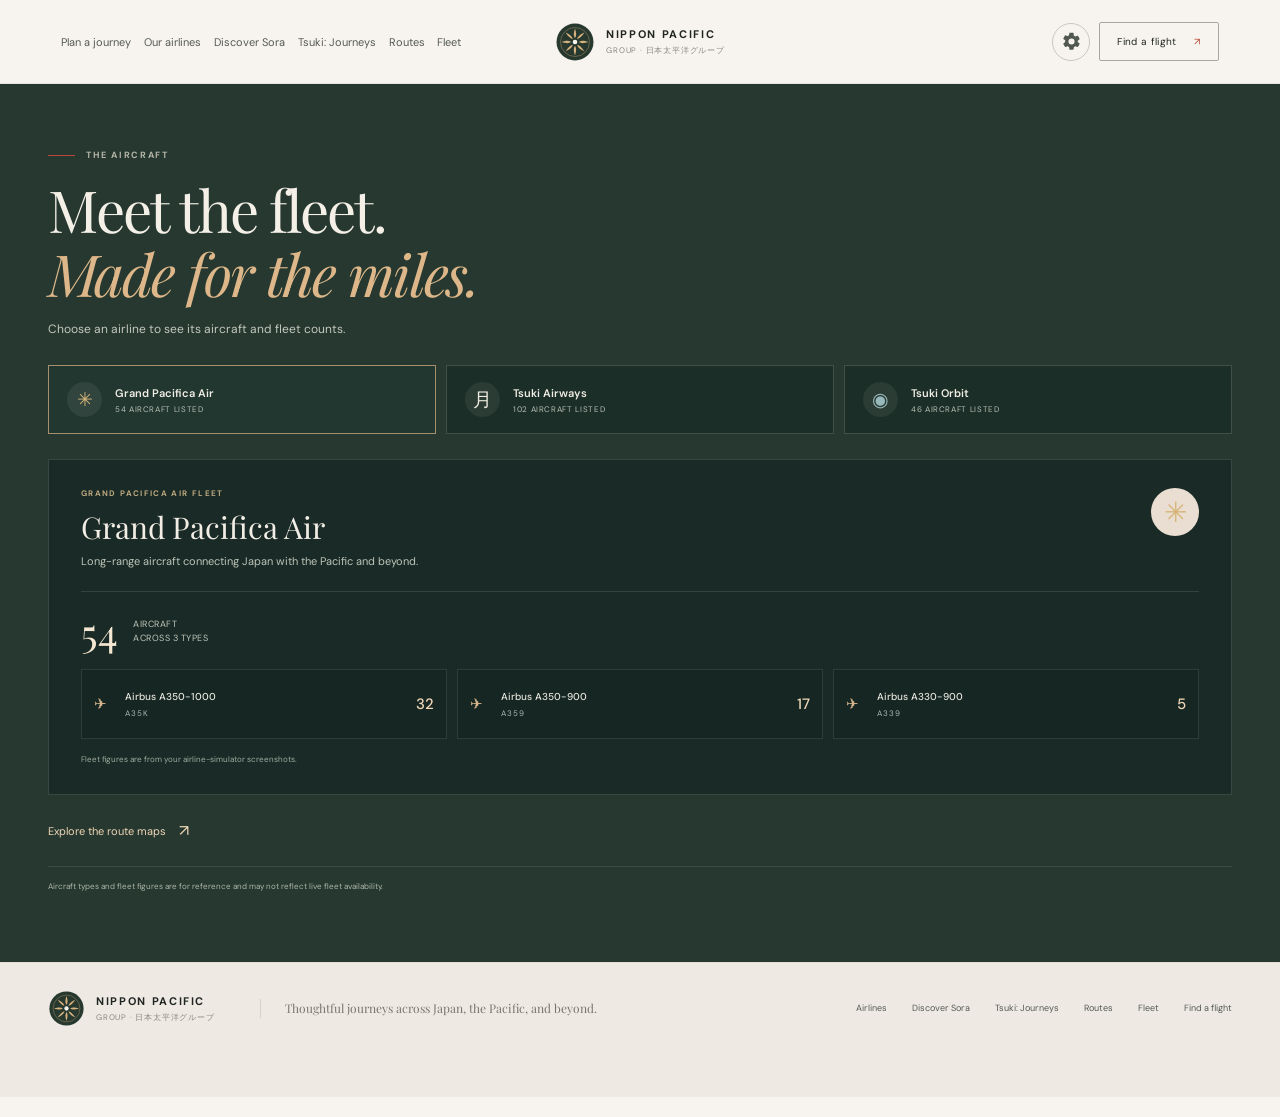
<file: fleet.html>
<!doctype html>
<html lang="en">
  <head>
    <meta charset="utf-8" />
    <meta name="viewport" content="width=device-width, initial-scale=1" />
    <meta name="theme-color" content="#f7f4ef" />
    <meta name="description" content="Explore aircraft across the Nippon Pacific Group airlines." />
    <title>Airline Fleets — Nippon Pacific Group</title>
    <link rel="icon" type="image/svg+xml" href="assets/npg-mark.svg" />
    <link rel="preconnect" href="https://fonts.googleapis.com" />
    <link rel="preconnect" href="https://fonts.gstatic.com" crossorigin />
    <link href="https://fonts.googleapis.com/css2?family=DM+Sans:wght@400;500;600;700&family=Playfair+Display:wght@400;500;600&display=swap" rel="stylesheet" />
    <link rel="stylesheet" href="styles.css?v=20261024-language1" />
    <script src="settings.js?v=20261018-sora1" defer></script>
    <script src="language.js?v=20261024-language1" defer></script>
    <script src="app.js?v=20261019-seat-and-schedule2" defer></script>
    <script src="site-pages.js?v=20261019-seat-and-schedule2" defer></script>
  </head>
  <body>
    <header class="site-header">
      <a class="brand-lockup" href="index.html#top" aria-label="Nippon Pacific Group home">
        <img src="assets/npg-mark.svg" onerror="this.onerror=null;this.src='npg-mark.svg'" alt="" width="40" height="40" />
        <span class="brand-type"><strong>NIPPON PACIFIC</strong><small>GROUP · 日本太平洋グループ</small></span>
      </a>
      <button class="menu-toggle" type="button" aria-expanded="false" aria-controls="primary-nav" aria-label="Open navigation"><span></span><span></span></button>
      <nav id="primary-nav" class="primary-nav" aria-label="Primary navigation">
        <a href="index.html#journey">Plan a journey</a><a href="index.html#airlines">Our airlines</a><a href="sora.html">Discover Sora</a><a href="journeys.html">Tsuki: Journeys</a><a href="routes.html">Routes</a><a href="fleet.html" aria-current="page">Fleet</a>
      </nav>
      <div class="header-actions"><button class="settings-trigger" id="settings-trigger" type="button" aria-label="Open settings" aria-haspopup="dialog" aria-controls="site-settings-dialog"><svg viewBox="0 0 24 24" aria-hidden="true"><path d="M19.14 12.94c.04-.31.06-.62.06-.94s-.02-.63-.07-.94l2.03-1.58a.5.5 0 0 0 .12-.64l-1.92-3.32a.5.5 0 0 0-.61-.22l-2.39.96a7.28 7.28 0 0 0-1.63-.94l-.36-2.54A.48.48 0 0 0 13.88 2h-3.84a.48.48 0 0 0-.49.42l-.36 2.54c-.59.23-1.13.55-1.63.94l-2.39-.96a.5.5 0 0 0-.61.22L2.64 8.48a.5.5 0 0 0 .12.64l2.03 1.58a7.5 7.5 0 0 0 0 1.88l-2.03 1.58a.5.5 0 0 0-.12.64l1.92 3.32a.5.5 0 0 0 .61.22l2.39-.96c.5.39 1.04.71 1.63.94l.36 2.54c.04.25.25.43.5.43h3.84c.25 0 .46-.18.5-.43l.36-2.54c.59-.23 1.13-.55 1.63-.94l2.39.96a.5.5 0 0 0 .61-.22l1.92-3.32a.5.5 0 0 0-.12-.64l-2.02-1.58ZM12 15.5a3.5 3.5 0 1 1 0-7 3.5 3.5 0 0 1 0 7Z" /></svg></button><a class="header-cta" href="index.html#journey">Find a flight <span aria-hidden="true">↗</span></a></div>
    </header>

    <main id="fleet-page" class="network-section fleet-page">
      <div class="fleet-page-shell section-shell">
        <div class="route-page-heading">
          <div class="eyebrow eyebrow-light"><span class="eyebrow-line"></span> THE AIRCRAFT</div>
          <h1>Meet the fleet.<br /><em>Made for the miles.</em></h1>
          <p>Choose an airline to see its aircraft and fleet counts.</p>
        </div>
        <div class="fleet-airline-choices" role="group" aria-label="Choose an airline fleet">
          <button class="route-airline-choice is-active" type="button" data-fleet-airline="pacifica" aria-pressed="true"><span class="choice-mark pacifica-mark" aria-hidden="true">✳</span><span><strong>Grand Pacifica Air</strong><small>54 aircraft listed</small></span></button>
          <button class="route-airline-choice" type="button" data-fleet-airline="tsuki" aria-pressed="false"><span class="choice-mark tsuki-mark" aria-hidden="true">月</span><span><strong>Tsuki Airways</strong><small>102 aircraft listed</small></span></button>
          <button class="route-airline-choice" type="button" data-fleet-airline="orbit" aria-pressed="false"><span class="choice-mark orbit-mark" aria-hidden="true">◉</span><span><strong>Tsuki Orbit</strong><small>46 aircraft listed</small></span></button>
        </div>
        <section id="fleet-showcase" class="fleet-showcase" aria-live="polite"></section>
        <a class="fleet-routes-link" href="routes.html">Explore the route maps <span aria-hidden="true">↗</span></a>
        <p class="network-disclaimer">Aircraft types and fleet figures are for reference and may not reflect live fleet availability.</p>
      </div>
    </main>

    <footer class="site-footer"><div class="footer-main section-shell"><a class="brand-lockup footer-brand" href="index.html#top"><img src="assets/npg-mark.svg" onerror="this.onerror=null;this.src='npg-mark.svg'" alt="" width="38" height="38" /><span class="brand-type"><strong>NIPPON PACIFIC</strong><small>GROUP · 日本太平洋グループ</small></span></a><p>Thoughtful journeys across Japan, the Pacific, and beyond.</p><div class="footer-links"><a href="index.html#airlines">Airlines</a><a href="sora.html">Discover Sora</a><a href="journeys.html">Tsuki: Journeys</a><a href="routes.html">Routes</a><a href="fleet.html">Fleet</a><a href="index.html#journey">Find a flight</a></div></div><div class="footer-bottom section-shell"><span>© 2026 Nippon Pacific Group</span><span class="service-note">Schedules and seat availability are not live; reservations and payments are not processed here.</span><a href="index.html#top">Back to top ↑</a></div></footer>
    <dialog class="site-settings-dialog" id="site-settings-dialog" aria-labelledby="site-settings-title">
      <button class="settings-close" type="button" aria-label="Close settings">×</button>
      <div class="settings-heading"><span class="settings-kicker">A LITTLE PERSONAL COMFORT</span><h2 id="site-settings-title">Make yourself at home.</h2><p>Your preferences stay in this browser.</p></div>
      <div class="settings-options"><label class="settings-option language-setting" for="setting-language"><span><strong>Language</strong><small>Choose the language used on this site.</small></span><select id="setting-language" aria-label="Language"><option value="en">English</option><option value="id">Bahasa Indonesia</option><option value="hi">हिन्दी</option><option value="bn">বাংলা</option><option value="ja">日本語</option><option value="es">Español</option></select></label><label class="settings-option" for="setting-dark-mode"><span><strong>Dark mode</strong><small>A softer, darker palette for every page.</small></span><input id="setting-dark-mode" type="checkbox" role="switch" /></label><label class="settings-option" for="setting-animations"><span><strong>Animations</strong><small>Turn movement and transitions on or off.</small></span><input id="setting-animations" type="checkbox" role="switch" /></label></div>
      <section class="stress-relief" aria-labelledby="stress-relief-title"><span class="settings-kicker" id="stress-relief-title">EXTREMELY IMPORTANT SETTING</span><button id="stress-relief-button" class="stress-relief-button" type="button">Press for stress relief ✦</button><p id="stress-relief-message" aria-live="polite">No practical effect. Vibes may improve.</p></section>
    </dialog>
  </body>
</html>
</file>
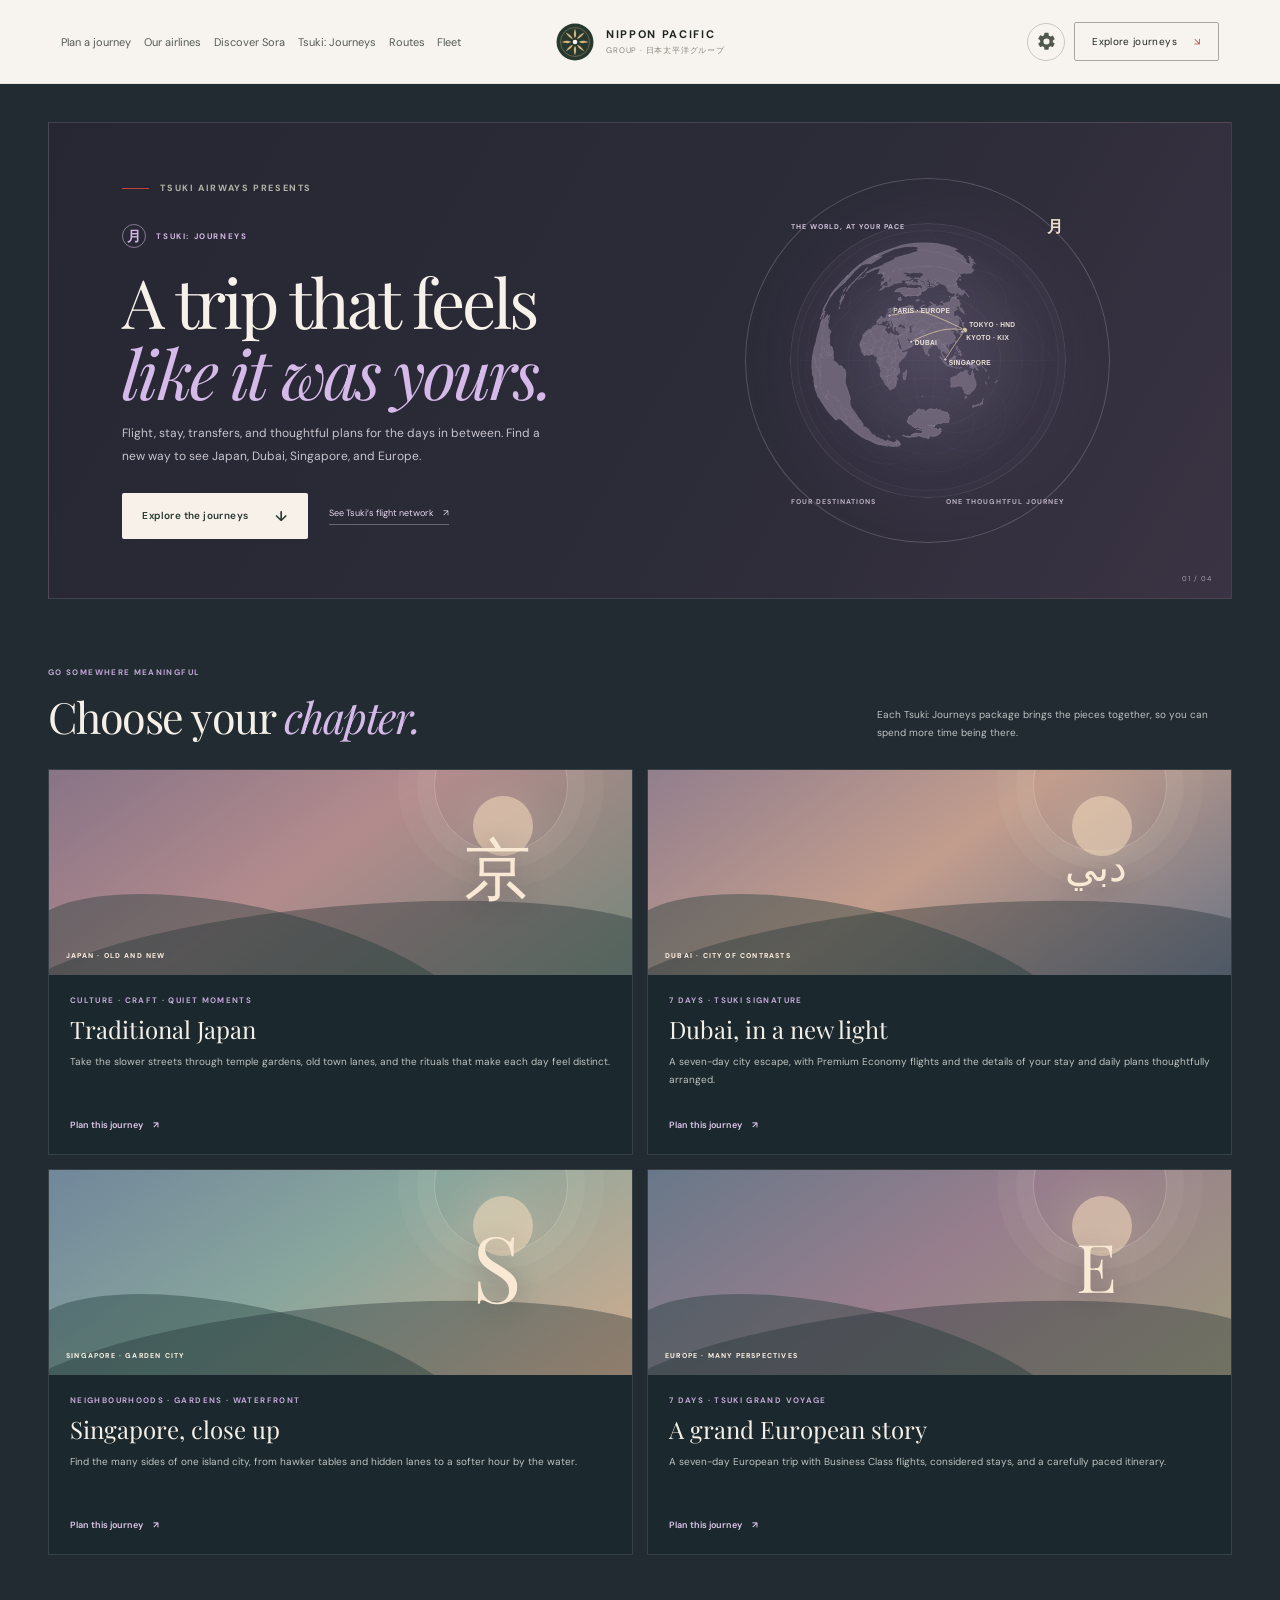
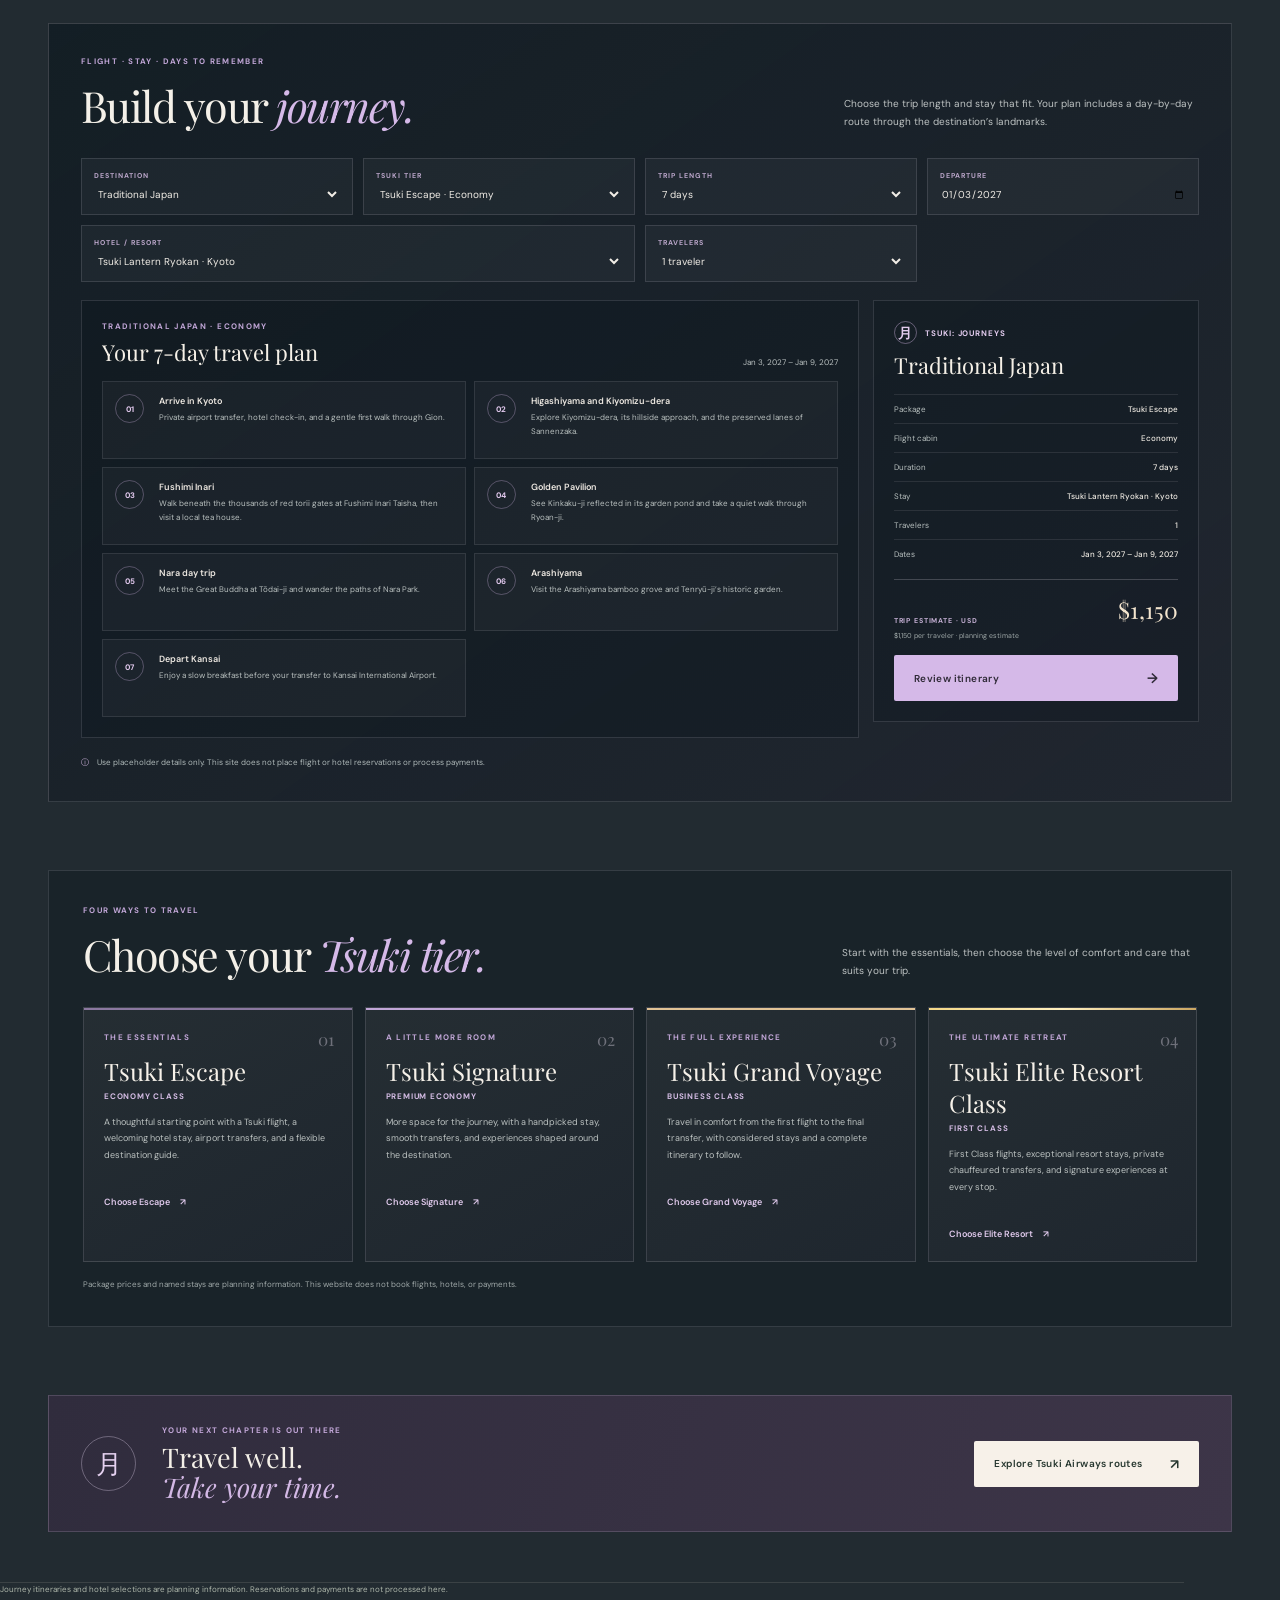
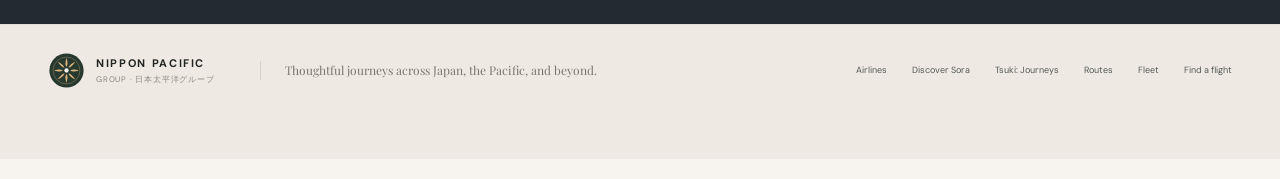
<file: journeys.html>
<!doctype html>
<html lang="en">
  <head>
    <meta charset="utf-8" />
    <meta name="viewport" content="width=device-width, initial-scale=1" />
    <meta name="theme-color" content="#f7f4ef" />
    <meta name="description" content="Discover Tsuki: Journeys, curated flights, stays, and itineraries from Tsuki Airways." />
    <title>Tsuki: Journeys — Thoughtful trips, made together</title>
    <link rel="icon" type="image/svg+xml" href="assets/npg-mark.svg" />
    <link rel="preconnect" href="https://fonts.googleapis.com" />
    <link rel="preconnect" href="https://fonts.gstatic.com" crossorigin />
    <link href="https://fonts.googleapis.com/css2?family=DM+Sans:wght@400;500;600;700&family=Playfair+Display:wght@400;500;600&display=swap" rel="stylesheet" />
    <link rel="stylesheet" href="styles.css?v=20261024-language1" />
    <script src="settings.js?v=20261018-sora1" defer></script>
    <script src="language.js?v=20261024-language1" defer></script>
    <script src="app.js?v=20261019-seat-and-schedule2" defer></script>
    <script src="site-pages.js?v=20261019-seat-and-schedule2" defer></script>
  </head>
  <body>
    <header class="site-header">
      <a class="brand-lockup" href="index.html#top" aria-label="Nippon Pacific Group home">
        <img src="assets/npg-mark.svg" onerror="this.onerror=null;this.src='npg-mark.svg'" alt="" width="40" height="40" />
        <span class="brand-type"><strong>NIPPON PACIFIC</strong><small>GROUP · 日本太平洋グループ</small></span>
      </a>
      <button class="menu-toggle" type="button" aria-expanded="false" aria-controls="primary-nav" aria-label="Open navigation"><span></span><span></span></button>
      <nav id="primary-nav" class="primary-nav" aria-label="Primary navigation">
        <a href="index.html#journey">Plan a journey</a><a href="index.html#airlines">Our airlines</a><a href="sora.html">Discover Sora</a><a href="journeys.html" aria-current="page">Tsuki: Journeys</a><a href="routes.html">Routes</a><a href="fleet.html">Fleet</a>
      </nav>
      <div class="header-actions"><button class="settings-trigger" id="settings-trigger" type="button" aria-label="Open settings" aria-haspopup="dialog" aria-controls="site-settings-dialog"><svg viewBox="0 0 24 24" aria-hidden="true"><path d="M19.14 12.94c.04-.31.06-.62.06-.94s-.02-.63-.07-.94l2.03-1.58a.5.5 0 0 0 .12-.64l-1.92-3.32a.5.5 0 0 0-.61-.22l-2.39.96a7.28 7.28 0 0 0-1.63-.94l-.36-2.54A.48.48 0 0 0 13.88 2h-3.84a.48.48 0 0 0-.49.42l-.36 2.54c-.59.23-1.13.55-1.63.94l-2.39-.96a.5.5 0 0 0-.61.22L2.64 8.48a.5.5 0 0 0 .12.64l2.03 1.58a7.5 7.5 0 0 0 0 1.88l-2.03 1.58a.5.5 0 0 0-.12.64l1.92 3.32a.5.5 0 0 0 .61.22l2.39-.96c.5.39 1.04.71 1.63.94l.36 2.54c.04.25.25.43.5.43h3.84c.25 0 .46-.18.5-.43l.36-2.54c.59-.23 1.13-.55 1.63-.94l2.39.96a.5.5 0 0 0 .61-.22l1.92-3.32a.5.5 0 0 0-.12-.64l-2.02-1.58ZM12 15.5a3.5 3.5 0 1 1 0-7 3.5 3.5 0 0 1 0 7Z" /></svg></button><a class="header-cta" href="#destinations">Explore journeys <span aria-hidden="true">↘</span></a></div>
    </header>

    <main id="tsuki-journeys-page" class="journeys-page">
      <div class="journeys-shell section-shell">
        <section class="journeys-hero" aria-labelledby="journeys-title">
          <div class="journeys-hero-copy">
            <div class="eyebrow eyebrow-light"><span class="eyebrow-line"></span> TSUKI AIRWAYS PRESENTS</div>
            <p class="journeys-brandline"><span class="journeys-brand-mark" aria-hidden="true">月</span> TSUKI: JOURNEYS</p>
            <h1 id="journeys-title">A trip that feels<br /><em>like it was yours.</em></h1>
            <p class="journeys-hero-intro">Flight, stay, transfers, and thoughtful plans for the days in between. Find a new way to see Japan, Dubai, Singapore, and Europe.</p>
            <div class="journeys-hero-actions"><a class="button button-light" href="#destinations">Explore the journeys <span aria-hidden="true">↓</span></a><a class="journeys-quiet-link" href="routes.html#tsuki">See Tsuki’s flight network <span aria-hidden="true">↗</span></a></div>
          </div>
          <div class="journeys-hero-art" role="img" aria-label="A moonlit route connecting Japan, Dubai, Singapore, and Europe">
            <div class="journeys-hero-art-top"><span>THE WORLD, AT YOUR PACE</span><span>月</span></div>
            <div class="journeys-hero-map"><img src="journey-routes-map.svg" alt="" /></div>
            <div class="journeys-hero-art-foot"><span>FOUR DESTINATIONS</span><span>ONE THOUGHTFUL JOURNEY</span></div>
          </div>
          <div class="journeys-hero-index" aria-hidden="true">01 / 04</div>
        </section>

        <section id="destinations" class="journeys-destinations" aria-labelledby="destination-title">
          <div class="journeys-section-heading"><div><span class="journeys-kicker">GO SOMEWHERE MEANINGFUL</span><h2 id="destination-title">Choose your <em>chapter.</em></h2></div><p>Each Tsuki: Journeys package brings the pieces together, so you can spend more time being there.</p></div>
          <div class="journey-destination-grid">
            <article class="journey-destination-card">
              <div class="journey-art journey-art-japan" aria-hidden="true"><span class="journey-art-sun"></span><span class="journey-art-hill"></span><span class="journey-art-landmark">京</span><small>JAPAN · OLD AND NEW</small></div>
              <div class="journey-card-copy"><span class="journeys-kicker">CULTURE · CRAFT · QUIET MOMENTS</span><h3>Traditional Japan</h3><p>Take the slower streets through temple gardens, old town lanes, and the rituals that make each day feel distinct.</p><button type="button" data-journey-destination="japan">Plan this journey <span aria-hidden="true">↗</span></button></div>
            </article>
            <article class="journey-destination-card">
              <div class="journey-art journey-art-dubai" aria-hidden="true"><span class="journey-art-sun"></span><span class="journey-art-hill"></span><span class="journey-art-landmark">دبي</span><small>DUBAI · CITY OF CONTRASTS</small></div>
              <div class="journey-card-copy"><span class="journeys-kicker">7 DAYS · TSUKI SIGNATURE</span><h3>Dubai, in a new light</h3><p>A seven-day city escape, with Premium Economy flights and the details of your stay and daily plans thoughtfully arranged.</p><button type="button" data-journey-destination="dubai" data-journey-tier="signature">Plan this journey <span aria-hidden="true">↗</span></button></div>
            </article>
            <article class="journey-destination-card">
              <div class="journey-art journey-art-singapore" aria-hidden="true"><span class="journey-art-sun"></span><span class="journey-art-hill"></span><span class="journey-art-landmark">S</span><small>SINGAPORE · GARDEN CITY</small></div>
              <div class="journey-card-copy"><span class="journeys-kicker">NEIGHBOURHOODS · GARDENS · WATERFRONT</span><h3>Singapore, close up</h3><p>Find the many sides of one island city, from hawker tables and hidden lanes to a softer hour by the water.</p><button type="button" data-journey-destination="singapore">Plan this journey <span aria-hidden="true">↗</span></button></div>
            </article>
            <article class="journey-destination-card">
              <div class="journey-art journey-art-europe" aria-hidden="true"><span class="journey-art-sun"></span><span class="journey-art-hill"></span><span class="journey-art-landmark">E</span><small>EUROPE · MANY PERSPECTIVES</small></div>
              <div class="journey-card-copy"><span class="journeys-kicker">7 DAYS · TSUKI GRAND VOYAGE</span><h3>A grand European story</h3><p>A seven-day European trip with Business Class flights, considered stays, and a carefully paced itinerary.</p><button type="button" data-journey-destination="europe" data-journey-tier="voyage">Plan this journey <span aria-hidden="true">↗</span></button></div>
            </article>
          </div>
        </section>

        <section id="planner" class="journey-planner" aria-labelledby="planner-title">
          <div class="journeys-section-heading"><div><span class="journeys-kicker">FLIGHT · STAY · DAYS TO REMEMBER</span><h2 id="planner-title">Build your <em>journey.</em></h2></div><p>Choose the trip length and stay that fit. Your plan includes a day-by-day route through the destination’s landmarks.</p></div>
          <form id="journey-planner-form" class="journey-planner-form">
            <div class="journey-planner-controls">
              <label class="journey-control" for="journey-destination"><span>DESTINATION</span><select id="journey-destination" name="destination"><option value="japan">Traditional Japan</option><option value="dubai">Dubai</option><option value="singapore">Singapore</option><option value="europe">Europe</option></select></label>
              <label class="journey-control" for="journey-tier"><span>TSUKI TIER</span><select id="journey-tier" name="tier"><option value="escape">Tsuki Escape · Economy</option><option value="signature">Tsuki Signature · Premium Economy</option><option value="voyage">Tsuki Grand Voyage · Business Class</option><option value="elite">Tsuki Elite Resort Class · First Class</option></select></label>
              <label class="journey-control" for="journey-duration"><span>TRIP LENGTH</span><select id="journey-duration" name="duration"><option value="5">5 days</option><option value="7" selected>7 days</option><option value="10">10 days</option></select></label>
              <label class="journey-control" for="journey-departure"><span>DEPARTURE</span><input id="journey-departure" name="departure" type="date" required /></label>
              <label class="journey-control journey-hotel-control" for="journey-hotel"><span>HOTEL / RESORT</span><select id="journey-hotel" name="hotel"></select></label>
              <label class="journey-control" for="journey-travelers"><span>TRAVELERS</span><select id="journey-travelers" name="travelers"><option value="1">1 traveler</option><option value="2">2 travelers</option><option value="3">3 travelers</option><option value="4">4 travelers</option><option value="5">5 travelers</option><option value="6">6 travelers</option></select></label>
            </div>
            <div class="journey-planner-results">
              <div id="journey-itinerary" class="journey-itinerary" aria-live="polite"></div>
              <aside id="journey-summary" class="journey-booking-summary" aria-live="polite"></aside>
            </div>
            <p class="journey-booking-safety"><span aria-hidden="true">ⓘ</span> Use placeholder details only. This site does not place flight or hotel reservations or process payments.</p>
          </form>
        </section>

        <section id="tiers" class="journeys-tiers" aria-labelledby="tiers-title">
          <div class="journeys-section-heading"><div><span class="journeys-kicker">FOUR WAYS TO TRAVEL</span><h2 id="tiers-title">Choose your <em>Tsuki tier.</em></h2></div><p>Start with the essentials, then choose the level of comfort and care that suits your trip.</p></div>
          <div class="journey-tier-grid">
            <article class="journey-tier-card tier-escape"><span class="journey-tier-number">01</span><span class="journeys-kicker">THE ESSENTIALS</span><h3>Tsuki Escape</h3><p class="journey-tier-cabin">Economy Class</p><p>A thoughtful starting point with a Tsuki flight, a welcoming hotel stay, airport transfers, and a flexible destination guide.</p><button type="button" data-journey-tier="escape">Choose Escape <span aria-hidden="true">↗</span></button></article>
            <article class="journey-tier-card tier-signature"><span class="journey-tier-number">02</span><span class="journeys-kicker">A LITTLE MORE ROOM</span><h3>Tsuki Signature</h3><p class="journey-tier-cabin">Premium Economy</p><p>More space for the journey, with a handpicked stay, smooth transfers, and experiences shaped around the destination.</p><button type="button" data-journey-tier="signature">Choose Signature <span aria-hidden="true">↗</span></button></article>
            <article class="journey-tier-card tier-voyage"><span class="journey-tier-number">03</span><span class="journeys-kicker">THE FULL EXPERIENCE</span><h3>Tsuki Grand Voyage</h3><p class="journey-tier-cabin">Business Class</p><p>Travel in comfort from the first flight to the final transfer, with considered stays and a complete itinerary to follow.</p><button type="button" data-journey-tier="voyage">Choose Grand Voyage <span aria-hidden="true">↗</span></button></article>
            <article class="journey-tier-card tier-elite"><span class="journey-tier-number">04</span><span class="journeys-kicker">THE ULTIMATE RETREAT</span><h3>Tsuki Elite Resort Class</h3><p class="journey-tier-cabin">First Class</p><p>First Class flights, exceptional resort stays, private chauffeured transfers, and signature experiences at every stop.</p><button type="button" data-journey-tier="elite">Choose Elite Resort <span aria-hidden="true">↗</span></button></article>
          </div>
          <p class="journeys-price-note">Package prices and named stays are planning information. This website does not book flights, hotels, or payments.</p>
        </section>

        <section class="journeys-closing" aria-label="Continue exploring Tsuki Airways"><span class="journeys-closing-mark" aria-hidden="true">月</span><div><span class="journeys-kicker">YOUR NEXT CHAPTER IS OUT THERE</span><h2>Travel well.<br /><em>Take your time.</em></h2></div><a class="button button-light" href="routes.html#tsuki">Explore Tsuki Airways routes <span aria-hidden="true">↗</span></a></section>
      </div>
      <p class="network-disclaimer journeys-disclaimer section-shell">Journey itineraries and hotel selections are planning information. Reservations and payments are not processed here.</p>
    </main>

    <dialog class="booking-dialog journey-booking-dialog" id="journey-booking-dialog" aria-labelledby="journey-dialog-title">
      <button class="dialog-close" type="button" aria-label="Close booking dialog">×</button>
      <div id="journey-dialog-content"></div>
    </dialog>

    <footer class="site-footer"><div class="footer-main section-shell"><a class="brand-lockup footer-brand" href="index.html#top"><img src="assets/npg-mark.svg" onerror="this.onerror=null;this.src='npg-mark.svg'" alt="" width="38" height="38" /><span class="brand-type"><strong>NIPPON PACIFIC</strong><small>GROUP · 日本太平洋グループ</small></span></a><p>Thoughtful journeys across Japan, the Pacific, and beyond.</p><div class="footer-links"><a href="index.html#airlines">Airlines</a><a href="sora.html">Discover Sora</a><a href="journeys.html">Tsuki: Journeys</a><a href="routes.html">Routes</a><a href="fleet.html">Fleet</a><a href="index.html#journey">Find a flight</a></div></div><div class="footer-bottom section-shell"><span>© 2026 Nippon Pacific Group</span><span class="service-note">Schedules and seat availability are not live; reservations and payments are not processed here.</span><a href="index.html#top">Back to top ↑</a></div></footer>
    <dialog class="site-settings-dialog" id="site-settings-dialog" aria-labelledby="site-settings-title">
      <button class="settings-close" type="button" aria-label="Close settings">×</button>
      <div class="settings-heading"><span class="settings-kicker">A LITTLE PERSONAL COMFORT</span><h2 id="site-settings-title">Make yourself at home.</h2><p>Your preferences stay in this browser.</p></div>
      <div class="settings-options"><label class="settings-option language-setting" for="setting-language"><span><strong>Language</strong><small>Choose the language used on this site.</small></span><select id="setting-language" aria-label="Language"><option value="en">English</option><option value="id">Bahasa Indonesia</option><option value="hi">हिन्दी</option><option value="bn">বাংলা</option><option value="ja">日本語</option><option value="es">Español</option></select></label><label class="settings-option" for="setting-dark-mode"><span><strong>Dark mode</strong><small>A softer, darker palette for every page.</small></span><input id="setting-dark-mode" type="checkbox" role="switch" /></label><label class="settings-option" for="setting-animations"><span><strong>Animations</strong><small>Turn movement and transitions on or off.</small></span><input id="setting-animations" type="checkbox" role="switch" /></label></div>
      <section class="stress-relief" aria-labelledby="stress-relief-title"><span class="settings-kicker" id="stress-relief-title">EXTREMELY IMPORTANT SETTING</span><button id="stress-relief-button" class="stress-relief-button" type="button">Press for stress relief ✦</button><p id="stress-relief-message" aria-live="polite">No practical effect. Vibes may improve.</p></section>
    </dialog>
  </body>
</html>
</file>
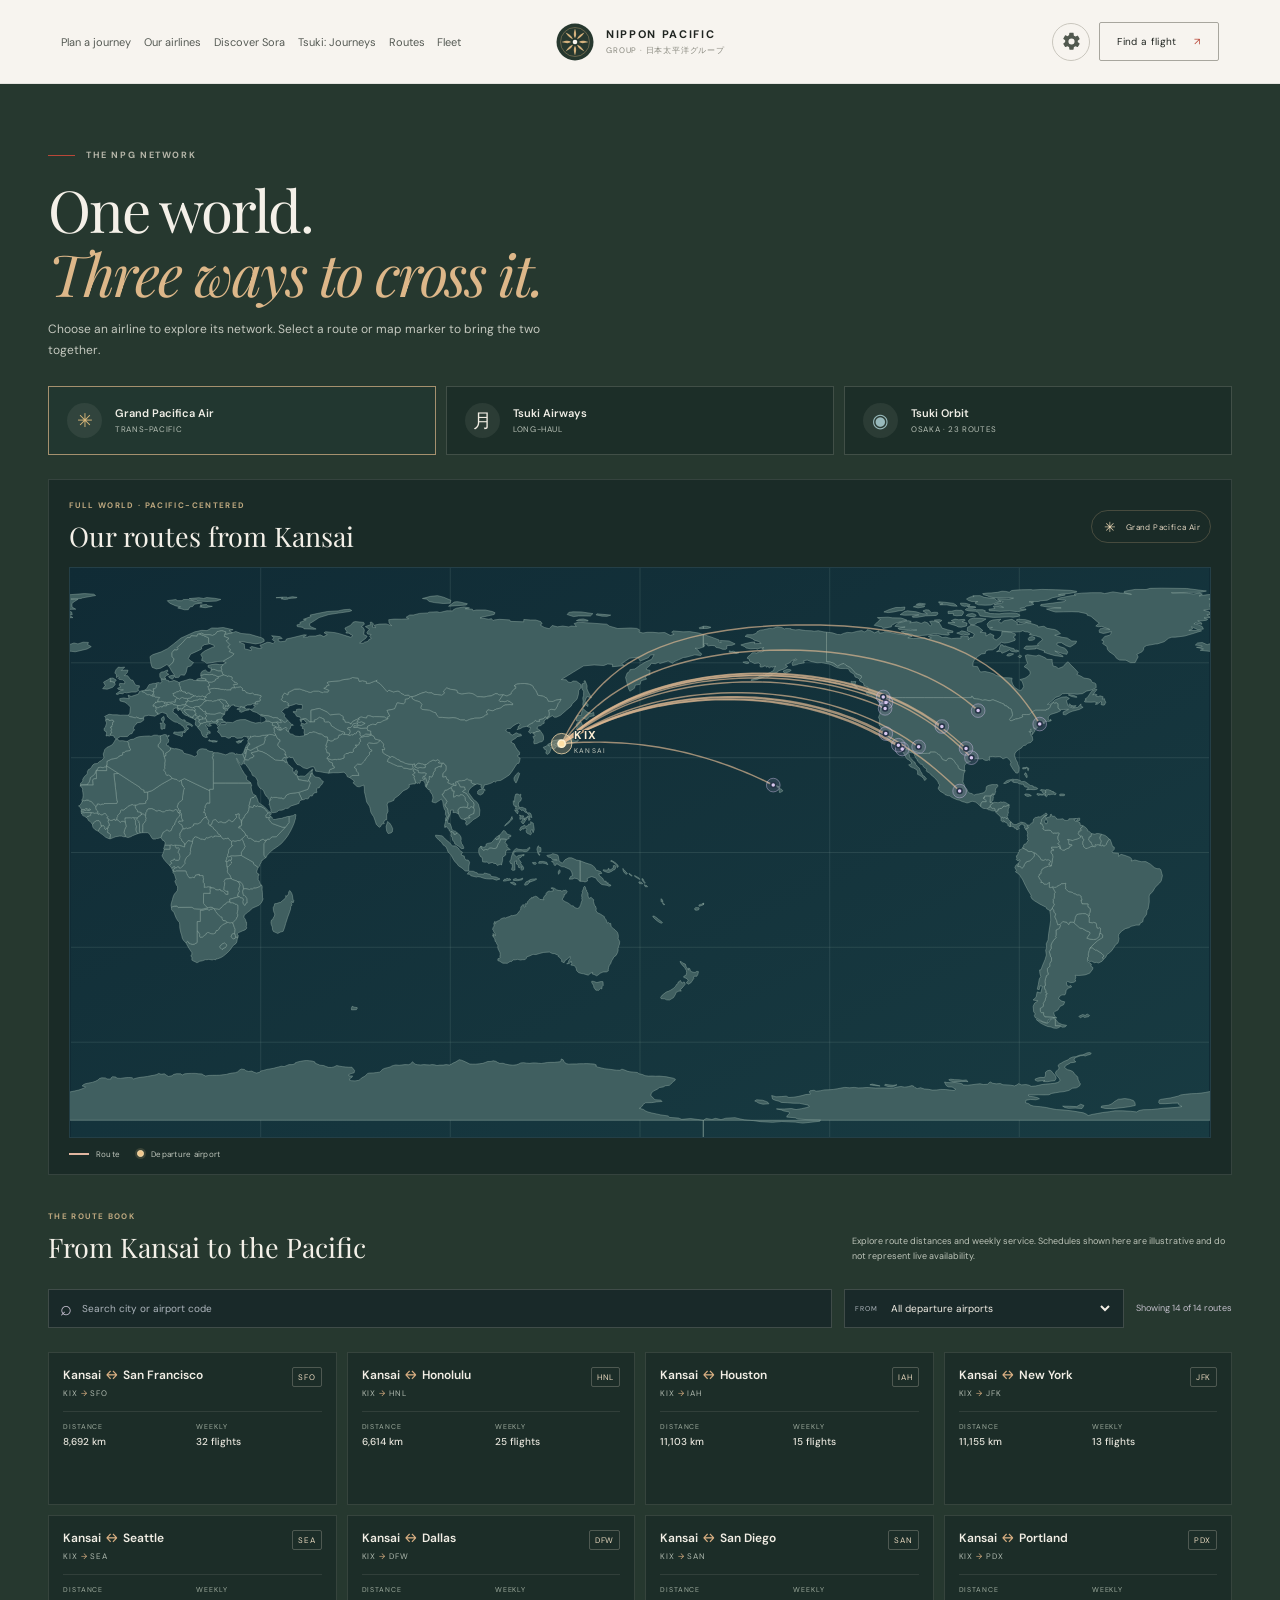
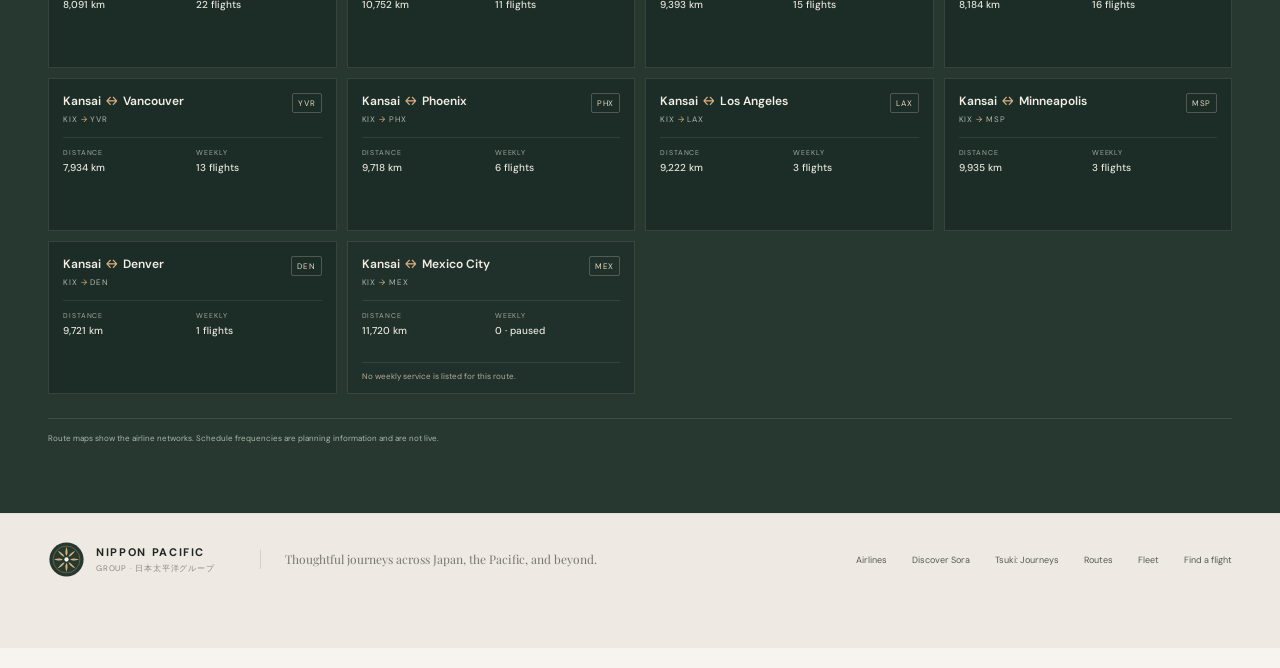
<file: routes.html>
<!doctype html>
<html lang="en">
  <head>
    <meta charset="utf-8" />
    <meta name="viewport" content="width=device-width, initial-scale=1" />
    <meta name="theme-color" content="#f7f4ef" />
    <meta name="description" content="Explore Nippon Pacific Group airline routes on full-world maps." />
    <title>Airline Route Maps — Nippon Pacific Group</title>
    <link rel="icon" type="image/svg+xml" href="assets/npg-mark.svg" />
    <link rel="preconnect" href="https://fonts.googleapis.com" />
    <link rel="preconnect" href="https://fonts.gstatic.com" crossorigin />
    <link href="https://fonts.googleapis.com/css2?family=DM+Sans:wght@400;500;600;700&family=Playfair+Display:wght@400;500;600&display=swap" rel="stylesheet" />
    <link rel="stylesheet" href="styles.css?v=20261024-language1" />
    <script src="settings.js?v=20261018-sora1" defer></script>
    <script src="language.js?v=20261024-language1" defer></script>
    <script src="app.js?v=20261019-seat-and-schedule2" defer></script>
    <script src="site-pages.js?v=20261019-seat-and-schedule2" defer></script>
  </head>
  <body>
    <header class="site-header">
      <a class="brand-lockup" href="index.html#top" aria-label="Nippon Pacific Group home">
        <img src="assets/npg-mark.svg" onerror="this.onerror=null;this.src='npg-mark.svg'" alt="" width="40" height="40" />
        <span class="brand-type"><strong>NIPPON PACIFIC</strong><small>GROUP · 日本太平洋グループ</small></span>
      </a>
      <button class="menu-toggle" type="button" aria-expanded="false" aria-controls="primary-nav" aria-label="Open navigation"><span></span><span></span></button>
      <nav id="primary-nav" class="primary-nav" aria-label="Primary navigation">
        <a href="index.html#journey">Plan a journey</a><a href="index.html#airlines">Our airlines</a><a href="sora.html">Discover Sora</a><a href="journeys.html">Tsuki: Journeys</a><a href="routes.html" aria-current="page">Routes</a><a href="fleet.html">Fleet</a>
      </nav>
      <div class="header-actions"><button class="settings-trigger" id="settings-trigger" type="button" aria-label="Open settings" aria-haspopup="dialog" aria-controls="site-settings-dialog"><svg viewBox="0 0 24 24" aria-hidden="true"><path d="M19.14 12.94c.04-.31.06-.62.06-.94s-.02-.63-.07-.94l2.03-1.58a.5.5 0 0 0 .12-.64l-1.92-3.32a.5.5 0 0 0-.61-.22l-2.39.96a7.28 7.28 0 0 0-1.63-.94l-.36-2.54A.48.48 0 0 0 13.88 2h-3.84a.48.48 0 0 0-.49.42l-.36 2.54c-.59.23-1.13.55-1.63.94l-2.39-.96a.5.5 0 0 0-.61.22L2.64 8.48a.5.5 0 0 0 .12.64l2.03 1.58a7.5 7.5 0 0 0 0 1.88l-2.03 1.58a.5.5 0 0 0-.12.64l1.92 3.32a.5.5 0 0 0 .61.22l2.39-.96c.5.39 1.04.71 1.63.94l.36 2.54c.04.25.25.43.5.43h3.84c.25 0 .46-.18.5-.43l.36-2.54c.59-.23 1.13-.55 1.63-.94l2.39.96a.5.5 0 0 0 .61-.22l1.92-3.32a.5.5 0 0 0-.12-.64l-2.02-1.58ZM12 15.5a3.5 3.5 0 1 1 0-7 3.5 3.5 0 0 1 0 7Z" /></svg></button><a class="header-cta" href="index.html#journey">Find a flight <span aria-hidden="true">↗</span></a></div>
    </header>

    <main id="routes-page" class="network-section route-page">
      <div class="route-page-shell section-shell">
        <div class="route-page-heading">
          <div class="eyebrow eyebrow-light"><span class="eyebrow-line"></span> THE NPG NETWORK</div>
          <h1>One world.<br /><em>Three ways to cross it.</em></h1>
          <p>Choose an airline to explore its network. Select a route or map marker to bring the two together.</p>
        </div>
        <div class="route-airline-choices" role="group" aria-label="Choose an airline route map">
          <button class="route-airline-choice is-active" type="button" data-airline-map="pacifica" aria-pressed="true"><span class="choice-mark pacifica-mark" aria-hidden="true">✳</span><span><strong>Grand Pacifica Air</strong><small>Trans-Pacific</small></span></button>
          <button class="route-airline-choice" type="button" data-airline-map="tsuki" aria-pressed="false"><span class="choice-mark tsuki-mark" aria-hidden="true">月</span><span><strong>Tsuki Airways</strong><small>Long-haul</small></span></button>
          <button class="route-airline-choice" type="button" data-airline-map="orbit" aria-pressed="false"><span class="choice-mark orbit-mark" aria-hidden="true">◉</span><span><strong>Tsuki Orbit</strong><small>Osaka · 23 routes</small></span></button>
        </div>

        <section class="network-map-card route-map-card" aria-labelledby="route-map-title">
          <div class="network-card-heading">
            <div><span class="network-kicker">FULL WORLD · PACIFIC-CENTERED</span><h2 id="route-map-title">Grand Pacifica Air routes</h2></div>
            <span id="route-map-badge" class="network-badge"><i></i> Grand Pacifica Air</span>
          </div>
          <div id="route-map" class="pacifica-map" aria-label="Full-world route map"></div>
          <div class="map-key"><span><i class="key-line"></i> Route</span><span><i class="origin-key"></i> Departure airport</span></div>
        </section>

        <div class="route-page-list-heading">
          <div><span class="network-kicker">THE ROUTE BOOK</span><h2 id="route-list-title">From Kansai to the Pacific</h2></div>
          <p id="route-list-description">Explore route distances and weekly service. Schedules shown here are illustrative and do not represent live availability.</p>
        </div>
        <div class="route-page-tools">
          <label class="tsuki-route-search"><span aria-hidden="true">⌕</span><input id="route-search" type="search" placeholder="Search city or airport code" aria-label="Search routes" /></label>
          <label class="tsuki-origin-select"><span>FROM</span><select id="route-origin-filter" aria-label="Filter routes by departure airport"><option value="all">All departure airports</option></select></label>
          <span id="route-count" class="tsuki-route-count" aria-live="polite"></span>
        </div>
        <div id="route-cards" class="pacifica-routes route-page-cards" aria-label="Selected airline routes"></div>
        <p id="route-empty" class="tsuki-route-empty" hidden>No routes match those filters.</p>
        <p class="network-disclaimer">Route maps show the airline networks. Schedule frequencies are planning information and are not live.</p>
      </div>
    </main>

    <footer class="site-footer"><div class="footer-main section-shell"><a class="brand-lockup footer-brand" href="index.html#top"><img src="assets/npg-mark.svg" onerror="this.onerror=null;this.src='npg-mark.svg'" alt="" width="38" height="38" /><span class="brand-type"><strong>NIPPON PACIFIC</strong><small>GROUP · 日本太平洋グループ</small></span></a><p>Thoughtful journeys across Japan, the Pacific, and beyond.</p><div class="footer-links"><a href="index.html#airlines">Airlines</a><a href="sora.html">Discover Sora</a><a href="journeys.html">Tsuki: Journeys</a><a href="routes.html">Routes</a><a href="fleet.html">Fleet</a><a href="index.html#journey">Find a flight</a></div></div><div class="footer-bottom section-shell"><span>© 2026 Nippon Pacific Group</span><span class="service-note">Schedules and seat availability are not live; reservations and payments are not processed here.</span><a href="index.html#top">Back to top ↑</a></div></footer>
    <dialog class="site-settings-dialog" id="site-settings-dialog" aria-labelledby="site-settings-title">
      <button class="settings-close" type="button" aria-label="Close settings">×</button>
      <div class="settings-heading"><span class="settings-kicker">A LITTLE PERSONAL COMFORT</span><h2 id="site-settings-title">Make yourself at home.</h2><p>Your preferences stay in this browser.</p></div>
      <div class="settings-options"><label class="settings-option language-setting" for="setting-language"><span><strong>Language</strong><small>Choose the language used on this site.</small></span><select id="setting-language" aria-label="Language"><option value="en">English</option><option value="id">Bahasa Indonesia</option><option value="hi">हिन्दी</option><option value="bn">বাংলা</option><option value="ja">日本語</option><option value="es">Español</option></select></label><label class="settings-option" for="setting-dark-mode"><span><strong>Dark mode</strong><small>A softer, darker palette for every page.</small></span><input id="setting-dark-mode" type="checkbox" role="switch" /></label><label class="settings-option" for="setting-animations"><span><strong>Animations</strong><small>Turn movement and transitions on or off.</small></span><input id="setting-animations" type="checkbox" role="switch" /></label></div>
      <section class="stress-relief" aria-labelledby="stress-relief-title"><span class="settings-kicker" id="stress-relief-title">EXTREMELY IMPORTANT SETTING</span><button id="stress-relief-button" class="stress-relief-button" type="button">Press for stress relief ✦</button><p id="stress-relief-message" aria-live="polite">No practical effect. Vibes may improve.</p></section>
    </dialog>
  </body>
</html>
</file>
<file: styles.css>
:root {
  --ink:#202521;
  --muted:#747a73;
  --paper:#f7f4ef;
  --white:#fffefa;
  --line:#dfdcd5;
  --red:#b94738;
  --red-dark:#9c392d;
  --gold:#c0a16a;
  --green:#334d42;
  --serif:"Playfair Display",Georgia,serif;
  --sans:"DM Sans",Arial,sans-serif;
  --max:1240px
}
* {
  box-sizing:border-box
}
html {
  scroll-behavior:smooth;
  scroll-padding-top:92px
}
body {
  margin:0;
  background:var(--paper);
  color:var(--ink);
  font-family:var(--sans);
  font-size:14px;
  -webkit-font-smoothing:antialiased
}
a {
  color:inherit;
  text-decoration:none
}
button,input,select {
  font:inherit
}
button {
  color:inherit
}
.service-note-banner {
  height:31px;
  display:flex;
  align-items:center;
  justify-content:center;
  gap:9px;
  background:#27382f;
  color:#e9e8de;
  font-size:9px;
  font-weight:700;
  letter-spacing:.17em
}
.ribbon-dot {
  width:6px;
  height:6px;
  border-radius:50%;
  background:#d5a768
}
.ribbon-divider {
  opacity:.48
}
.site-header {
  height:84px;
  padding:0 max(4.8vw,28px);
  display:grid;
  grid-template-columns:1fr 1fr 1fr;
  align-items:center;
  border-bottom:1px solid rgba(39,56,47,.09);
  background:rgba(247,244,239,.95);
  position:sticky;
  top:0;
  z-index:10;
  backdrop-filter:blur(16px)
}
.brand-lockup {
  display:flex;
  gap:11px;
  align-items:center;
  width:max-content
}
.brand-lockup img {
  width:40px;
  height:40px
}
.brand-type {
  display:grid;
  gap:4px
}
.brand-type strong {
  font-size:11px;
  letter-spacing:.15em;
  font-weight:700
}
.brand-type small {
  font-size:8px;
  letter-spacing:.1em;
  color:#88887e
}
.primary-nav {
  display:flex;
  justify-content:center;
  gap:33px
}
.primary-nav a,.footer-links a {
  font-size:11px;
  color:#555a54;
  transition:color .2s
}
.primary-nav a:hover,.footer-links a:hover {
  color:var(--red)
}
.header-cta {
  justify-self:end;
  border:1px solid #a8a69e;
  border-radius:2px;
  padding:12px 17px;
  font-size:10px;
  letter-spacing:.035em;
  transition:background .2s,color .2s,border .2s
}
.header-cta span {
  margin-left:14px;
  color:var(--red)
}
.header-cta:hover {
  background:var(--green);
  color:var(--white);
  border-color:var(--green)
}
.menu-toggle {
  display:none
}
.section-shell {
  width:min(var(--max),calc(100% - 96px));
  margin:0 auto
}
.hero {
  min-height:520px;
  padding-top:67px;
  padding-bottom:65px;
  display:grid;
  grid-template-columns:.87fr 1.13fr;
  gap:5.5%;
  align-items:center;
  position:relative
}
.hero-copy {
  padding:8px 0 0 2.6%
}
.eyebrow {
  display:flex;
  align-items:center;
  gap:11px;
  color:#858276;
  font-size:9px;
  font-weight:700;
  letter-spacing:.18em
}
.eyebrow-line {
  height:1px;
  width:27px;
  background:var(--red)
}
h1,h2,p {
  margin-top:0
}
.hero h1 {
  font-family:var(--serif);
  font-size:clamp(48px,5.45vw,76px);
  line-height:1.035;
  letter-spacing:-.045em;
  font-weight:400;
  margin:27px 0 22px
}
.hero h1 em,.section-title-row h2 em,.destination-copy h2 em,.closing-note em {
  color:var(--red);
  font-weight:400
}
.hero-intro {
  max-width:395px;
  color:#686c65;
  font-size:13px;
  line-height:1.9;
  margin-bottom:28px
}
.hero-actions {
  display:flex;
  align-items:center;
  gap:24px
}
.button {
  min-height:46px;
  display:inline-flex;
  align-items:center;
  justify-content:center;
  gap:27px;
  padding:0 20px;
  border:0;
  border-radius:2px;
  font-size:10px;
  font-weight:600;
  letter-spacing:.04em;
  transition:background .2s,transform .2s;
  cursor:pointer
}
.button:hover {
  transform:translateY(-1px)
}
.button-dark {
  color:#fff;
  background:var(--green)
}
.button-dark:hover {
  background:#243a30
}
.button-red {
  background:var(--red);
  color:#fff
}
.button-red:hover {
  background:var(--red-dark)
}
.button-light {
  background:#f7f1e9;
  color:#26372f
}
.button-light:hover {
  background:#fff
}
.button span {
  font-size:14px
}
.text-link {
  font-size:10px;
  font-weight:600;
  color:#4c534b;
  padding-bottom:5px;
  border-bottom:1px solid #c8c4b9
}
.text-link span {
  margin-left:8px;
  color:var(--red)
}
.hero-footnote {
  margin-top:42px;
  display:flex;
  align-items:center;
  gap:9px;
  color:#818278;
  font-size:10px;
  letter-spacing:.025em
}
.mini-sun {
  font-size:17px;
  color:#bd9770
}
.hero-art-wrap {
  height:376px;
  position:relative;
  padding:13px 12px 28px;
  background:#efe7db;
  border-radius:2px;
  box-shadow:14px 16px 0 rgba(76,66,51,.055)
}
.hero-art {
  width:100%;
  height:100%;
  object-fit:cover;
  display:block
}
.art-caption {
  display:flex;
  justify-content:space-between;
  position:absolute;
  left:13px;
  right:13px;
  bottom:0;
  height:28px;
  align-items:center;
  color:#77756c;
  font-size:7px;
  letter-spacing:.14em
}
.art-stamp {
  width:70px;
  height:70px;
  background:var(--red);
  color:#fff;
  position:absolute;
  right:-22px;
  top:-22px;
  border:5px solid var(--paper);
  border-radius:50%;
  display:grid;
  place-content:center;
  text-align:center;
  transform:rotate(9deg)
}
.art-stamp span {
  font-family:var(--serif);
  font-size:24px;
  line-height:1.1
}
.art-stamp small {
  font-size:6px;
  letter-spacing:.2em
}
.hero-side-note {
  position:absolute;
  right:-42px;
  top:50%;
  writing-mode:vertical-rl;
  letter-spacing:.12em;
  color:#88857a;
  font-family:var(--serif);
  font-size:12px;
  transform:translateY(-50%)
}
.booking-section {
  padding:46px 0 75px;
  border-top:1px solid #e5e1d9
}
.booking-heading {
  display:flex;
  align-items:end;
  justify-content:space-between;
  margin-bottom:22px
}
.booking-heading h2 {
  font-family:var(--serif);
  font-size:34px;
  font-weight:400;
  letter-spacing:-.03em;
  margin:11px 0 0
}
.booking-switch {
  padding:4px;
  background:#eeebe5;
  display:flex;
  gap:3px;
  border-radius:3px
}
.trip-tab {
  border:0;
  background:transparent;
  padding:9px 15px;
  color:#72766e;
  font-size:10px;
  border-radius:2px;
  cursor:pointer
}
.trip-tab.is-active {
  background:var(--white);
  color:var(--ink);
  box-shadow:0 1px 4px #2221
}
.search-card {
  background:var(--white);
  border:1px solid #e9e6df;
  box-shadow:0 11px 35px rgba(35,43,36,.055);
  padding:24px 25px 17px;
  position:relative
}
.form-grid {
  display:grid;
  grid-template-columns:1.23fr 28px 1.23fr 1fr 1fr .88fr;
  gap:13px;
  align-items:start
}
.field {
  display:flex;
  flex-direction:column;
  min-width:0;
  position:relative
}
.field-label,.carrier-choice legend {
  font-size:8px;
  letter-spacing:.15em;
  font-weight:700;
  color:#8a897f;
  margin-bottom:11px
}
.input-with-icon {
  height:43px;
  display:flex;
  align-items:center;
  gap:10px;
  border-bottom:1px solid #d9d7d0
}
.field-icon {
  font-size:17px;
  color:#a28c6a;
  line-height:1
}
.input-with-icon select,.input-with-icon input {
  min-width:0;
  width:100%;
  border:0;
  outline:0;
  background:transparent;
  color:#313630;
  font-size:11px;
  padding:0 0 0 2px
}
.input-with-icon select {
  appearance:none;
  background-image:linear-gradient(45deg,transparent 50%,#96948a 50%),linear-gradient(135deg,#96948a 50%,transparent 50%);
  background-position:calc(100% - 6px) 50%,calc(100% - 2px) 50%;
  background-size:4px 4px,4px 4px;
  background-repeat:no-repeat;
  padding-right:14px
}
.input-with-icon input {
  font-size:10px;
  color:#565a53
}
.field-sub {
  font-size:8px;
  color:#99988f;
  margin-top:8px;
  white-space:nowrap;
  overflow:hidden;
  text-overflow:ellipsis
}
.swap-button {
  border:1px solid #e3e0d8;
  background:var(--paper);
  width:27px;
  height:27px;
  border-radius:50%;
  align-self:center;
  margin-top:17px;
  color:#77776c;
  cursor:pointer
}
.swap-button:hover {
  color:var(--red);
  border-color:#c9a69d
}
.passenger-trigger {
  height:43px;
  width:100%;
  display:flex;
  align-items:center;
  gap:9px;
  background:none;
  border:0;
  border-bottom:1px solid #d9d7d0;
  text-align:left;
  padding:0 1px;
  cursor:pointer;
  font-size:11px
}
.passenger-trigger .field-icon {
  font-size:15px
}
.passenger-trigger .chevron {
  margin-left:auto;
  color:#96948a
}
.passenger-popover {
  position:absolute;
  z-index:5;
  top:76px;
  right:0;
  width:270px;
  padding:15px;
  background:#fffefa;
  border:1px solid var(--line);
  box-shadow:0 10px 28px #25251c1c;
  display:grid;
  gap:13px
}
.passenger-popover[hidden] {
  display:none
}
.passenger-option {
  display:grid;
  grid-template-columns:minmax(0,1fr) auto;
  align-items:center;
  gap:10px
}
.passenger-popover strong,.passenger-popover small {
  display:block
}
.passenger-popover strong {
  font-size:11px
}
.passenger-popover small {
  font-size:9px;
  color:var(--muted);
  margin-top:4px
}
.passenger-popover .passenger-limit {
  padding-top:9px;
  border-top:1px solid var(--line);
  margin-top:0
}
.stepper {
  display:flex;
  align-items:center;
  gap:11px
}
.stepper button {
  width:26px;
  height:26px;
  border:1px solid var(--line);
  background:var(--paper);
  cursor:pointer
}
.stepper button:disabled {
  opacity:.4;
  cursor:not-allowed
}
.stepper output {
  font-size:11px
}
.search-bottom {
  display:flex;
  align-items:end;
  justify-content:space-between;
  gap:20px;
  margin-top:27px;
  padding-top:16px;
  border-top:1px solid #eeece6
}
.carrier-choice {
  border:0;
  margin:0;
  padding:0;
  display:flex;
  align-items:center;
  gap:8px;
  flex-wrap:wrap
}
.carrier-choice legend {
  float:left;
  margin:0 11px 0 0;
  align-self:center
}
.carrier-pill {
  cursor:pointer
}
.carrier-pill input {
  position:absolute;
  opacity:0;
  pointer-events:none
}
.carrier-pill span {
  display:block;
  padding:8px 11px;
  border:1px solid #e5e2db;
  border-radius:2px;
  color:#77786f;
  font-size:9px;
  transition:all .15s
}
.carrier-pill input:checked+span {
  background:#f3eee6;
  border-color:#ad9a7b;
  color:#39463c
}
.carrier-pill:focus-within span {
  outline:2px solid #c1a46e;
  outline-offset:2px
}
.search-button {
  min-width:160px;
  min-height:43px
}
.form-disclaimer {
  display:flex;
  align-items:center;
  gap:7px;
  margin-top:14px;
  color:#88877f;
  font-size:9px
}
.form-disclaimer span {
  font-size:12px;
  color:#a39276
}
.search-message {
  font-size:11px;
  color:var(--red);
  padding:0 4px
}
.results {
  scroll-margin-top:105px
}
.results:not(:empty) {
  padding:22px 0 5px
}
.results-head {
  display:flex;
  justify-content:space-between;
  align-items:end;
  margin-bottom:14px
}
.results-kicker {
  font-size:8px;
  letter-spacing:.15em;
  color:#89877d;
  font-weight:700
}
.results-head h3 {
  font-family:var(--serif);
  font-weight:400;
  font-size:27px;
  margin:6px 0 0
}
.results-summary {
  font-size:10px;
  color:#74786f
}
.flight-list {
  display:grid;
  gap:9px
}
.flight-card {
  display:grid;
  grid-template-columns:1.2fr 1.6fr 1.25fr .8fr auto;
  align-items:center;
  gap:20px;
  padding:17px 20px;
  background:var(--white);
  border:1px solid #e7e4dd
}
.flight-airline {
  display:flex;
  align-items:center;
  gap:10px
}
.flight-brand-icon {
  width:34px;
  height:34px;
  display:grid;
  place-items:center;
  border-radius:50%;
  font-size:17px;
  line-height:1;
  background:#e9ece4;
  color:#435749
}
.flight-brand-icon.orbit {
  background:#e7edf0;
  color:#567586
}
.flight-brand-icon.tsuki,
.flight-brand-icon.orbit {
  background:#e9ece4;
  color:#435749
}
.flight-brand-icon.pacifica {
  background:#f1e8de;
  color:#a77a35
}
.flight-brand-icon img {
  display:block;
  width:27px;
  height:27px;
  object-fit:contain
}
.flight-brand-name {
  font-size:10px;
  font-weight:700
}
.flight-number {
  font-size:8px;
  color:#929187;
  margin-top:4px
}
.flight-times {
  display:flex;
  align-items:center;
  gap:12px
}
.flight-times strong {
  font-family:var(--serif);
  font-weight:400;
  font-size:20px
}
.flight-times small,.flight-duration small {
  display:block;
  font-family:var(--sans);
  font-size:8px;
  color:#88887f;
  margin-top:3px
}
.flight-line {
  width:55px;
  border-top:1px solid #d6cfc1;
  position:relative
}
.flight-line:after {
  content:"✈";
  position:absolute;
  right:18px;
  top:-8px;
  font-size:11px;
  color:#aa9876
}
.flight-duration {
  font-size:9px;
  color:#4b514a
}
.flight-price {
  text-align:right
}
.flight-price strong {
  display:block;
  font-family:var(--serif);
  font-size:20px;
  font-weight:400
}
.flight-price small {
  font-size:8px;
  color:#8c8b82
}
.select-flight {
  min-width:95px;
  padding:10px 12px;
  background:transparent;
  border:1px solid #c9c5ba;
  color:#454a42;
  font-size:9px;
  cursor:pointer
}
.select-flight:hover {
  background:var(--green);
  border-color:var(--green);
  color:white
}
.no-flights {
  padding:24px;
  background:#f0ede6;
  color:#5b6259;
  font-size:12px;
  line-height:1.7
}
.airlines-section {
  padding:35px 0 91px;
  border-top:1px solid #e5e1d9
}
.section-topline {
  display:flex;
  justify-content:space-between;
  align-items:center
}
.section-title-row {
  display:flex;
  justify-content:space-between;
  align-items:end;
  margin:28px 0 33px
}
.section-title-row h2,.destination-copy h2 {
  font-family:var(--serif);
  font-size:clamp(38px,4.2vw,54px);
  line-height:1.12;
  letter-spacing:-.04em;
  font-weight:400;
  margin:0
}
.section-title-row p {
  max-width:335px;
  color:#74776e;
  font-size:11px;
  line-height:1.9;
  margin:0 4% 5px 0
}
.airline-cards {
  display:grid;
  grid-template-columns:repeat(3,1fr);
  gap:14px
}
.airline-card {
  min-height:244px;
  padding:20px 21px 0;
  border:1px solid #e6e2da;
  background:#f2eee7;
  position:relative;
  overflow:hidden
}
.airline-card:after {
  content:"";
  position:absolute;
  width:190px;
  height:190px;
  border:1px solid rgba(96,107,93,.12);
  border-radius:50%;
  right:-82px;
  top:63px;
  box-shadow:0 0 0 17px rgba(96,107,93,.04),0 0 0 35px rgba(96,107,93,.035)
}
.card-orbit {
  background:#edf0ef
}
.card-pacifica {
  background:#f1ece6
}
.card-top {
  display:flex;
  justify-content:space-between;
  align-items:flex-start
}
.airline-lockup {
  display:grid;
  flex:none;
  min-width:120px;
  justify-items:center;
  align-content:start;
  gap:5px
}
.brand-mark {
  width:34px;
  height:34px;
  border-radius:50%;
  display:grid;
  place-items:center;
  font-family:var(--serif);
  font-size:18px;
  background:#dfe5dc;
  color:#45584a
}
.orbit-mark {
  font-size:15px;
  background:#dde7e7;
  color:#426365
}
.brand-mark.tsuki-mark,
.brand-mark.orbit-mark {
  background:transparent;
  color:inherit
}
.airline-lockup .brand-mark {
  width:64px;
  height:64px;
  border-radius:0;
  background:transparent;
  font-size:44px;
  line-height:1
}
.pacifica-mark {
  background:#eaded2;
  color:#a77a35
}
.brand-mark img {
  display:block;
  width:100%;
  height:100%;
  padding:4px;
  object-fit:contain
}
.airline-lockup .brand-mark img {
  padding:0
}
.brand-role {
  font-size:7px;
  letter-spacing:.12em;
  color:#8c8a80;
  align-self:center;
  max-width:52%;
  text-align:right
}
.airline-wordmark {
  display:flex;
  align-items:baseline;
  justify-content:center;
  gap:5px;
  margin:0;
  font-family:var(--serif);
  font-size:16px;
  color:#454c44
}
.airline-lockup .airline-wordmark {
  margin:0
}
.airline-wordmark strong {
  font-weight:500
}
.card-orbit .airline-wordmark {
  color:#3d5d5e
}
.card-pacifica .airline-wordmark {
  display:flex;
  flex-direction:column;
  align-items:center;
  gap:2px;
  width:120px;
  font-family:var(--sans);
  font-size:10px;
  font-weight:700;
  line-height:1.15;
  letter-spacing:.09em;
  text-transform:uppercase;
  color:#172e47
}
.card-pacifica .airline-lockup .brand-mark {
  width:120px;
  height:58px;
  font-size:47px;
  color:#b18b45
}
.airline-card>p {
  max-width:280px;
  font-size:10px;
  line-height:1.7;
  color:#7e7f76;
  margin:8px 0 0
}
.card-route {
  position:absolute;
  bottom:0;
  left:0;
  right:0;
  padding:13px 20px;
  background:#fff9;
  border-top:1px solid #e6e2da;
  display:flex;
  align-items:center;
  gap:11px;
  z-index:1
}
.card-route>span {
  font-size:7px;
  letter-spacing:.12em;
  color:#99968b
}
.card-route strong {
  font-size:8px;
  font-weight:500;
  color:#5c6258
}
.card-arrow {
  margin-left:auto;
  width:25px;
  height:25px;
  border:1px solid #e1ddd4;
  border-radius:50%;
  display:grid;
  place-items:center;
  color:#796e5e;
  font-size:12px
}
.card-arrow:hover {
  background:var(--green);
  color:white
}
.destination-section {
  background:#26382f;
  color:#f4f0e8;
  overflow:hidden
}
.destination-inner {
  min-height:393px;
  display:grid;
  grid-template-columns:.9fr 1.1fr;
  align-items:center;
  gap:20px;
  padding-top:45px;
  padding-bottom:45px
}
.eyebrow-light {
  color:#b6b6a9
}
.destination-copy {
  padding-left:2.6%;
  z-index:1
}
.destination-copy h2 {
  margin:21px 0 17px
}
.destination-copy h2 em {
  color:#ddb789
}
.destination-copy p {
  max-width:330px;
  color:#bcbfb5;
  font-size:11px;
  line-height:1.85;
  margin-bottom:21px
}
.destination-copy .button {
  min-height:41px
}
.route-visual {
  height:312px;
  position:relative;
  overflow:hidden;
  background-image:radial-gradient(ellipse at 59% 50%,rgba(216,204,170,.11),transparent 62%),linear-gradient(165deg,transparent 48%,rgba(255,255,255,.035) 48.2%,transparent 48.5%);
}
.route-visual:before {
  content:"";
  position:absolute;
  inset:0;
  background:repeating-linear-gradient(168deg,transparent 0px,transparent 34px,rgba(232,230,214,.055) 35px,transparent 36px)
}
.map-orbit {
  position:absolute;
  border:1px solid rgba(224,207,174,.17);
  border-radius:50%;
  transform:rotate(-18deg)
}
.orbit-one {
  width:610px;
  height:225px;
  left:-6px;
  top:54px
}
.orbit-two {
  width:450px;
  height:310px;
  left:41px;
  top:9px;
  transform:rotate(21deg)
}
.map-dot {
  position:absolute;
  z-index:2;
  display:flex;
  align-items:center;
  gap:6px;
  font-size:8px;
  letter-spacing:.12em;
  color:#e3d8c5
}
.map-dot i {
  order:-1;
  width:6px;
  height:6px;
  border-radius:50%;
  background:#d8af79;
  box-shadow:0 0 0 4px rgba(216,175,121,.14)
}
.map-kix {
  left:46%;
  top:50%;
  font-weight:700
}
.map-sfo {
  left:9%;
  top:32%
}
.map-sea {
  left:15%;
  top:19%
}
.map-jfk {
  left:29%;
  top:59%
}
.map-icn {
  left:67%;
  top:40%
}
.map-tpe {
  left:71%;
  top:60%
}
.map-sin {
  left:75%;
  top:79%
}
.map-label {
  position:absolute;
  font-family:var(--serif);
  font-style:italic;
  font-size:10px;
  color:rgba(228,222,207,.43);
  letter-spacing:.12em
}
.label-pacific {
  left:18%;
  top:72%;
  transform:rotate(-12deg)
}
.label-japan {
  left:58%;
  top:18%
}
.map-arc {
  position:absolute;
  height:70px;
  border-top:1px dashed rgba(217,178,126,.47);
  border-radius:50%;
  z-index:1
}
.arc-sfo {
  width:240px;
  left:14%;
  top:33%;
  transform:rotate(8deg)
}
.arc-sea {
  width:207px;
  left:16%;
  top:23%;
  transform:rotate(-4deg)
}
.arc-jfk {
  width:183px;
  left:29%;
  top:42%;
  transform:rotate(2deg)
}
.arc-icn {
  width:95px;
  left:48%;
  top:40%;
  transform:rotate(-7deg)
}
.arc-tpe {
  width:115px;
  left:48%;
  top:57%;
  transform:rotate(12deg)
}
.closing-note {
  display:flex;
  justify-content:center;
  align-items:center;
  gap:22px;
  padding-top:38px;
  padding-bottom:38px;
  position:relative
}
.closing-symbol {
  font-size:25px;
  color:#c09c6d
}
.closing-note p {
  font-family:var(--serif);
  font-size:19px;
  line-height:1.5;
  color:#464e45;
  margin:0
}
.closing-note em {
  color:var(--red)
}
.closing-note>a {
  position:absolute;
  right:0;
  width:33px;
  height:33px;
  border:1px solid #ded9d0;
  border-radius:50%;
  display:grid;
  place-items:center;
  color:#77786e
}
.site-footer {
  background:#eeeae3;
  border-top:1px solid #e4dfd6
}
.footer-main {
  display:flex;
  align-items:center;
  gap:25px;
  padding-top:27px;
  padding-bottom:25px
}
.footer-brand img {
  width:37px;
  height:37px
}
.footer-main>p {
  font-family:var(--serif);
  font-size:12px;
  line-height:1.6;
  color:#77776c;
  margin:0 0 0 20px;
  padding-left:24px;
  border-left:1px solid #d7d2c8
}
.footer-links {
  margin-left:auto;
  display:flex;
  gap:25px
}
.footer-links a {
  font-size:9px
}
.footer-bottom {
  height:45px;
  border-top:1px solid #dcd7cf;
  display:flex;
  justify-content:space-between;
  align-items:center;
  color:#88877e;
  font-size:8px;
  letter-spacing:.025em
}
.service-note {
  letter-spacing:.1em;
  font-weight:700;
  color:#9a6558
}
.booking-dialog {
  width:min(510px,calc(100% - 30px));
  max-height:min(90vh,770px);
  overflow-y:auto;
  border:0;
  border-radius:3px;
  padding:34px;
  background:var(--white);
  color:var(--ink);
  box-shadow:0 22px 90px #1d231f50
}
.booking-dialog::backdrop {
  background:rgba(26,36,30,.58);
  backdrop-filter:blur(3px)
}
.dialog-close {
  position:absolute;
  right:14px;
  top:12px;
  width:32px;
  height:32px;
  border:0;
  background:transparent;
  color:#7b7b71;
  font-size:23px;
  cursor:pointer
}
.dialog-kicker {
  font-size:8px;
  color:#8f8b80;
  font-weight:700;
  letter-spacing:.17em
}
.booking-dialog h2 {
  font-family:var(--serif);
  font-size:31px;
  font-weight:400;
  margin:12px 0 8px
}
.dialog-intro {
  color:#74766f;
  font-size:11px;
  line-height:1.8;
  margin:0 0 20px
}
.service-note-box {
  padding:12px 13px;
  background:#f3eee6;
  border-left:2px solid var(--gold);
  color:#6a685f;
  font-size:10px;
  line-height:1.65;
  margin-bottom:18px
}
.dialog-route {
  display:flex;
  justify-content:space-between;
  align-items:center;
  padding:15px 0;
  border-top:1px solid #e9e6df;
  border-bottom:1px solid #e9e6df;
  margin-bottom:18px
}
.dialog-route strong {
  display:block;
  font-family:var(--serif);
  font-size:19px;
  font-weight:400
}
.dialog-route small {
  display:block;
  margin-top:4px;
  color:#85847b;
  font-size:9px
}
.dialog-price {
  text-align:right;
  font-family:var(--serif);
  font-size:22px
}
.dialog-price small {
  display:block;
  font-family:var(--sans);
  font-size:8px;
  color:#8a897f
}
.summary-form {
  display:grid;
  gap:13px
}
.summary-form label {
  font-size:9px;
  color:#62675f
}
.summary-form input[type=text] {
  display:block;
  width:100%;
  margin-top:7px;
  height:40px;
  border:1px solid #dcd8d0;
  background:#fff;
  padding:0 11px;
  outline:0
}
.summary-form input:focus {
  border-color:#9e987f;
  box-shadow:0 0 0 2px #c9b48b33
}
.consent-row {
  display:flex;
  gap:9px;
  align-items:flex-start!important;
  line-height:1.6;
  color:#77776f!important
}
.consent-row input {
  margin:2px 0 0;
  accent-color:var(--green)
}
.privacy-note {
  font-size:8px;
  color:#8d8b82;
  line-height:1.65;
  margin:-3px 0 0
}
.summary-form .button {
  width:100%;
  margin-top:2px
}
.confirmation-mark {
  width:50px;
  height:50px;
  border-radius:50%;
  background:#e4ebe3;
  color:#456148;
  display:grid;
  place-items:center;
  font-size:23px;
  margin:17px 0
}
.confirmation-ref {
  padding:13px;
  background:#f2efe9;
  font-size:10px;
  color:#696d64;
  letter-spacing:.04em
}
.confirmation-ref strong {
  display:block;
  margin-top:6px;
  font-size:14px;
  letter-spacing:.15em;
  color:#343b34
}
.confirmation-note {
  padding-top:12px;
  font-size:9px;
  line-height:1.7;
  color:#87867d
}
.boarding-reveal {
  height:188px;
  position:relative;
  overflow:hidden;
  margin:0 0 16px;
  border:1px solid #e5e1d7;
  background:linear-gradient(180deg,#f4f1e9 0%,#e9e7df 100%);
  perspective:700px
}
.boarding-pass {
  --pass-accent:#456148;
  position:absolute;
  z-index:1;
  left:8%;
  bottom:34px;
  width:84%;
  min-height:114px;
  padding:11px 13px 10px;
  background:#fffefa;
  border:1px solid #d9d5ca;
  border-left:3px solid var(--pass-accent);
  box-shadow:0 6px 15px #26382f22;
  transform:translateY(116%);
  opacity:.65;
  animation:boarding-pass-emerge 1.25s cubic-bezier(.2,.78,.24,1) .2s both
}
.boarding-pass-tsuki { --pass-accent:#8966a5 }
.boarding-pass-orbit { --pass-accent:#568798 }
.boarding-pass-pacifica { --pass-accent:#b38f59 }
.boarding-pass-head {
  display:flex;
  justify-content:space-between;
  align-items:center;
  gap:8px;
  padding-bottom:7px;
  border-bottom:1px solid #e9e6df;
  color:var(--pass-accent)
}
.boarding-pass-head strong {
  font-family:var(--serif);
  font-size:12px;
  font-weight:500
}
.boarding-pass-head span,.boarding-pass-route small,.boarding-pass-details small {
  font-size:6px;
  letter-spacing:.12em;
  color:#88877f
}
.boarding-pass-route {
  display:grid;
  grid-template-columns:1fr auto 1fr;
  align-items:center;
  gap:9px;
  padding:7px 0 6px
}
.boarding-pass-route>div:last-child { text-align:right }
.boarding-pass-route small,.boarding-pass-route strong,.boarding-pass-route em {
  display:block
}
.boarding-pass-route strong {
  margin-top:1px;
  color:#29362f;
  font-family:var(--serif);
  font-size:20px;
  font-weight:500;
  line-height:1
}
.boarding-pass-route em {
  overflow:hidden;
  color:#77776e;
  font-size:7px;
  font-style:normal;
  text-overflow:ellipsis;
  white-space:nowrap
}
.boarding-pass-arrow {
  color:var(--pass-accent);
  font-size:15px
}
.boarding-pass-details {
  display:grid;
  grid-template-columns:1fr 1.2fr .8fr;
  gap:8px;
  padding-top:6px;
  border-top:1px dashed #d9d5ca
}
.boarding-pass-details span,.boarding-pass-details small,.boarding-pass-details strong {
  display:block
}
.boarding-pass-details strong {
  margin-top:2px;
  color:#384139;
  font-size:8px;
  font-weight:600
}
.boarding-pass-barcode {
  position:absolute;
  right:13px;
  bottom:10px;
  width:47px;
  height:12px;
  background:repeating-linear-gradient(90deg,#313c35 0 1px,transparent 1px 3px,#313c35 3px 5px,transparent 5px 7px)
}
.boarding-scanner {
  position:absolute;
  z-index:2;
  right:4%;
  bottom:0;
  left:4%;
  height:50px;
  padding:0 17px 11px;
  border:1px solid #35483d;
  border-bottom:0;
  border-radius:9px 9px 0 0;
  background:linear-gradient(180deg,#33473c,#24352d);
  box-shadow:0 -4px 12px #1b2b2330
}
.scanner-slot {
  position:absolute;
  top:-1px;
  left:50%;
  width:56%;
  height:7px;
  overflow:hidden;
  border-radius:0 0 5px 5px;
  background:#17231d;
  transform:translateX(-50%)
}
.scanner-slot i {
  display:block;
  width:48%;
  height:1px;
  margin:3px auto 0;
  background:#c5a66d;
  box-shadow:0 0 7px 2px #d8ba7c88;
  animation:scanner-glow 1.4s ease-in-out .5s infinite alternate
}
.scanner-front {
  display:flex;
  align-items:center;
  justify-content:center;
  gap:7px;
  height:100%;
  color:#d8d3c4;
  font-size:6px;
  letter-spacing:.15em
}
.scanner-front b {
  display:grid;
  place-items:center;
  width:14px;
  height:14px;
  margin-left:3px;
  border:1px solid #8d9d7f;
  border-radius:50%;
  color:#c5d0b4;
  font-size:9px
}
.scanner-light {
  width:5px;
  height:5px;
  border-radius:50%;
  background:#c8aa70;
  box-shadow:0 0 8px #d9bb7a;
  animation:scanner-glow 1.4s ease-in-out .5s infinite alternate
}
@keyframes boarding-pass-emerge {
  0% { transform:translateY(116%); opacity:.65 }
  72% { transform:translateY(-5px); opacity:1 }
  100% { transform:translateY(0); opacity:1 }
}
@keyframes scanner-glow {
  from { opacity:.45 }
  to { opacity:1 }
}
@media (prefers-reduced-motion:reduce) {
  .boarding-pass,.scanner-slot i,.scanner-light {
    animation:none
  }
  .boarding-pass {
    transform:none;
    opacity:1
  }
}
.toast {
  position:fixed;
  bottom:20px;
  left:50%;
  transform:translate(-50%,20px);
  padding:11px 17px;
  background:#26382f;
  color:white;
  font-size:10px;
  opacity:0;
  pointer-events:none;
  transition:opacity .2s,transform .2s;
  z-index:20
}
.toast.is-visible {
  opacity:1;
  transform:translate(-50%,0)
}

/* Grand Pacifica network and fleet */
.network-section {
  background:#26382f;
  color:#f4f0e8;
  overflow:hidden
}
.network-shell {
  display:grid;
  grid-template-columns:minmax(0,1.2fr) minmax(330px,.8fr);
  column-gap:34px;
  row-gap:27px;
  padding-top:72px;
  padding-bottom:66px
}
.network-intro {
  align-self:center;
  padding-left:2.6%
}
.network-intro h2 {
  margin:20px 0 15px;
  font-family:var(--serif);
  font-size:clamp(32px,4vw,48px);
  line-height:1.12;
  font-weight:400;
  letter-spacing:-.035em
}
.network-intro h2 em {
  color:#ddb789;
  font-weight:400
}
.network-intro p {
  max-width:410px;
  margin:0 0 21px;
  color:#c4c8bf;
  font-size:12px;
  line-height:1.8
}
.network-intro .button {
  min-height:41px
}
.network-summary {
  align-self:center;
  display:grid;
  grid-template-columns:repeat(3,minmax(0,1fr));
  padding:20px 13px;
  border:1px solid rgba(232,226,211,.15);
  background:rgba(12,28,28,.2)
}
.network-summary>div {
  display:grid;
  gap:5px;
  justify-items:center;
  text-align:center;
  padding:0 8px
}
.network-summary>div+div {
  border-left:1px solid rgba(232,226,211,.14)
}
.network-summary strong {
  color:#f5e8d2;
  font-family:var(--serif);
  font-size:28px;
  line-height:1;
  font-weight:500
}
.network-summary span {
  color:#bcc3b9;
  font-size:8px;
  letter-spacing:.08em;
  line-height:1.45;
  text-transform:uppercase
}
.network-layout {
  grid-column:1/-1;
  display:grid;
  grid-template-columns:minmax(0,1fr) 290px;
  gap:14px
}
.network-map-card,.fleet-panel {
  border:1px solid rgba(232,226,211,.13);
  background:rgba(13,29,30,.46)
}
.network-map-card {
  min-width:0;
  padding:20px 20px 15px
}
.network-card-heading,.fleet-heading,.route-list-heading {
  display:flex;
  align-items:center;
  justify-content:space-between;
  gap:16px
}
.network-kicker {
  display:block;
  color:#bea87f;
  font-size:8px;
  letter-spacing:.17em;
  font-weight:700
}
.network-card-heading h3,.fleet-heading h3,.route-list-heading h3 {
  margin:7px 0 0;
  color:#f5f0e7;
  font-family:var(--serif);
  font-size:20px;
  line-height:1.2;
  font-weight:400
}
.network-badge {
  display:flex;
  align-items:center;
  gap:7px;
  flex:none;
  border:1px solid rgba(221,183,137,.23);
  border-radius:99px;
  padding:7px 10px;
  color:#e4d7c2;
  font-size:8px;
  letter-spacing:.05em
}
.network-badge i {
  width:6px;
  height:6px;
  border-radius:50%;
  background:#d6a876;
  box-shadow:0 0 0 3px rgba(214,168,118,.13)
}
.network-badge-logo {
  display:grid;
  width:17px;
  height:17px;
  place-items:center;
  font-size:14px;
  line-height:1;
  color:#e4d2b1
}
.pacifica-map {
  position:relative;
  width:100%;
  aspect-ratio:2 / 1;
  margin-top:13px;
  overflow:hidden;
  border:1px solid rgba(216,228,222,.1);
  background:#102b35
}
.world-map-base {
  position:absolute;
  inset:0;
  display:block;
  width:100%;
  height:100%;
  object-fit:fill;
  pointer-events:none;
  user-select:none
}
.network-map-svg {
  position:absolute;
  inset:0;
  display:block;
  width:100%;
  height:100%;
  overflow:visible
}
.network-route-line {
  fill:none;
  stroke:#e1b6a0;
  stroke-width:1.35;
  stroke-dasharray:4 5;
  opacity:.62;
  vector-effect:non-scaling-stroke;
  transition:opacity .2s,stroke-width .2s,filter .2s
}
.network-route-line.is-inactive {
  stroke:#c6a9a0;
  stroke-dasharray:2 7;
  opacity:.38
}
.network-route-line.is-highlighted {
  stroke:#ffe0b8;
  stroke-width:2.4;
  stroke-dasharray:none;
  opacity:1;
  filter:drop-shadow(0 0 4px rgba(255,217,170,.55))
}
.network-pin {
  cursor:pointer;
  outline:none;
  font-family:var(--sans)
}
.pin-leader {
  fill:none;
  stroke:rgba(248,229,199,.66);
  stroke-width:.8;
  vector-effect:non-scaling-stroke
}
.pin-label-bg {
  fill:#173139;
  fill-opacity:.94;
  stroke:rgba(234,213,181,.64);
  stroke-width:.8;
  vector-effect:non-scaling-stroke
}
.pin-halo {
  fill:rgba(231,183,138,.17);
  stroke:rgba(245,214,175,.45);
  stroke-width:1;
  vector-effect:non-scaling-stroke;
  transition:fill .2s,r .2s
}
.pin-dot {
  fill:#f2c995;
  stroke:#203941;
  stroke-width:1.5;
  vector-effect:non-scaling-stroke
}
.pin-label {
  fill:#fff1dc;
  font-weight:700;
  letter-spacing:.06em;
  pointer-events:none
}
.network-pin.is-inactive .pin-dot {
  fill:#b6a8a1
}
.network-pin.is-inactive .pin-label {
  fill:#d2c5be
}
.network-pin.is-highlighted .pin-halo,.network-pin:focus-visible .pin-halo {
  fill:rgba(255,220,177,.38);
  stroke:#ffe0b8;
  stroke-width:2
}
.network-pin.is-highlighted .pin-label-bg,.network-pin:focus-visible .pin-label-bg {
  fill:#4b4a3e;
  stroke:#ffe0b8;
  stroke-width:1.5
}
.origin-halo {
  fill:rgba(238,210,155,.2);
  stroke:rgba(245,216,170,.65);
  stroke-width:1;
  vector-effect:non-scaling-stroke
}
.origin-dot {
  fill:#ffe0a5;
  stroke:#fff2d2;
  stroke-width:1.5;
  vector-effect:non-scaling-stroke
}
.origin-code,.origin-city {
  font-family:var(--sans);
  paint-order:stroke;
  stroke:#16313a;
  stroke-width:2px;
  stroke-linejoin:round
}
.origin-code {
  fill:#fff1d6;
  font-weight:700;
  letter-spacing:.12em
}
.origin-city {
  fill:#c1cbbf;
  letter-spacing:.17em
}
.map-key {
  display:flex;
  flex-wrap:wrap;
  gap:17px;
  padding-top:11px;
  color:#bfc6bc;
  font-size:8px;
  letter-spacing:.03em
}
.map-key span {
  display:flex;
  align-items:center;
  gap:7px
}
.key-line {
  width:20px;
  height:0;
  border-top:2px solid #e1b6a0
}
.key-unlisted {
  border-color:#c6a9a0;
  opacity:.65
}
.fleet-panel {
  padding:21px 19px 16px
}
.fleet-heading h3 {
  max-width:195px
}
.fleet-symbol {
  display:grid;
  place-items:center;
  width:35px;
  height:35px;
  border:1px solid rgba(221,183,137,.3);
  border-radius:50%;
  color:#ddb789;
  font-size:17px
}
.fleet-total {
  display:flex;
  align-items:center;
  gap:13px;
  margin:23px 0 17px;
  padding-bottom:17px;
  border-bottom:1px solid rgba(232,226,211,.14)
}
.fleet-total strong {
  color:#f5e8d2;
  font-family:var(--serif);
  font-size:47px;
  line-height:.9;
  font-weight:400
}
.fleet-total span {
  color:#bfc6bc;
  font-size:9px;
  line-height:1.55;
  letter-spacing:.04em;
  text-transform:uppercase
}
.fleet-list {
  display:grid;
  gap:0
}
.fleet-row {
  display:grid;
  grid-template-columns:24px 1fr auto;
  align-items:center;
  gap:9px;
  min-height:52px;
  border-bottom:1px solid rgba(232,226,211,.1)
}
.fleet-aircraft-mark {
  color:#d5b38b;
  font-size:15px
}
.fleet-aircraft-type {
  display:grid;
  gap:3px
}
.fleet-aircraft-type strong {
  color:#e9e7de;
  font-size:10px;
  font-weight:500
}
.fleet-aircraft-type small {
  color:#aeb9af;
  font-size:8px;
  letter-spacing:.11em
}
.fleet-count {
  color:#f0d7b7;
  font-size:15px;
  font-weight:500
}
.fleet-note {
  margin:14px 0 0;
  color:#9fab9f;
  font-size:8px;
  line-height:1.65
}
.route-list-heading {
  grid-column:1/-1;
  align-items:flex-end;
  margin-top:10px
}
.route-list-heading h3 {
  font-size:25px
}
.route-list-heading p {
  max-width:345px;
  margin:0;
  color:#bdc4b9;
  font-size:9px;
  line-height:1.7
}
.pacifica-routes {
  grid-column:1/-1;
  display:grid;
  grid-template-columns:repeat(4,minmax(0,1fr));
  gap:10px
}
.route-card {
  display:flex;
  flex-direction:column;
  min-width:0;
  min-height:153px;
  padding:14px 14px 11px;
  border:1px solid rgba(232,226,211,.12);
  background:rgba(13,29,30,.39);
  transition:border-color .2s,background .2s,transform .2s
}
.route-card:hover,.route-card.is-highlighted {
  border-color:rgba(221,183,137,.62);
  background:rgba(18,40,40,.8);
  transform:translateY(-2px)
}
.route-card-head {
  display:flex;
  justify-content:space-between;
  align-items:flex-start;
  gap:9px
}
.route-card-head>div {
  display:grid;
  gap:5px;
  min-width:0
}
.route-cities {
  overflow:hidden;
  color:#f2eee5;
  font-size:12px;
  font-weight:600;
  text-overflow:ellipsis;
  white-space:nowrap
}
.route-cities i {
  padding:0 2px;
  color:#d9af82;
  font-style:normal
}
.route-airports {
  color:#aeb8ae;
  font-size:8px;
  letter-spacing:.11em
}
.route-airports span {
  color:#d9af82
}
.route-badge {
  flex:none;
  border:1px solid rgba(226,219,201,.25);
  border-radius:2px;
  padding:4px 5px;
  color:#e7d7be;
  font-size:8px;
  letter-spacing:.09em
}
.route-stat-row {
  display:grid;
  grid-template-columns:1fr 1fr;
  gap:8px;
  margin:13px 0 10px;
  padding-top:10px;
  border-top:1px solid rgba(232,226,211,.1)
}
.route-stat-row>span {
  display:grid;
  gap:4px
}
.route-stat-row small {
  color:#9fac9f;
  font-size:7px;
  letter-spacing:.13em
}
.route-stat-row strong {
  color:#e7e5dc;
  font-size:10px;
  font-weight:500
}
.route-search {
  display:flex;
  justify-content:space-between;
  align-items:center;
  width:100%;
  margin-top:auto;
  padding:7px 0 0;
  border:0;
  border-top:1px solid rgba(232,226,211,.1);
  background:none;
  color:#e3c39f;
  cursor:pointer;
  font-size:8px;
  text-align:left
}
.route-search:hover {
  color:#fff0d8
}
.route-paused {
  margin:auto 0 0;
  padding-top:7px;
  border-top:1px solid rgba(232,226,211,.1);
  color:#b7aaa2;
  font-size:8px;
  line-height:1.5
}
.route-card.is-inactive {
  background:rgba(13,29,30,.23)
}
.network-disclaimer {
  grid-column:1/-1;
  margin:0;
  padding-top:13px;
  border-top:1px solid rgba(232,226,211,.12);
  color:#aeb7ab;
  font-size:8px;
  line-height:1.7
}
.tsuki-network-section {
  background:#1b2d3a
}
.tsuki-network-section .network-intro h2 em {
  color:#c4b4da
}
.tsuki-network-section .network-badge {
  border-color:rgba(196,180,218,.34)
}
.tsuki-network-section .network-badge i {
  background:#c7b0e0;
  box-shadow:0 0 0 3px rgba(199,176,224,.14)
}
.tsuki-map-layout {
  grid-column:1/-1
}
.tsuki-map-card {
  width:100%
}
.tsuki-map .tsuki-route-line {
  stroke:#c8b8e2;
  stroke-width:1.05;
  stroke-dasharray:none;
  opacity:.5
}
.tsuki-map .tsuki-route-line.is-inactive,
.tsuki-map .tsuki-route-line.is-unconfirmed {
  stroke:#c8b8e2;
  stroke-dasharray:none;
  opacity:.5
}
.tsuki-map .tsuki-route-line.is-highlighted {
  stroke:#f0d7ff;
  stroke-width:2.5;
  stroke-dasharray:none;
  opacity:1;
  filter:drop-shadow(0 0 4px rgba(223,199,255,.68))
}
.tsuki-map-pin .pin-halo {
  fill:rgba(202,183,232,.12);
  stroke:rgba(215,197,239,.42)
}
.tsuki-map-pin .pin-dot {
  fill:#d9c9f0;
  stroke:#253346
}
.tsuki-map-pin .pin-label-bg,.tsuki-map-pin .pin-label {
  opacity:0;
  transition:opacity .15s
}
.tsuki-map-pin:hover .pin-label-bg,.tsuki-map-pin:hover .pin-label,
.tsuki-map-pin:focus-visible .pin-label-bg,.tsuki-map-pin:focus-visible .pin-label,
.tsuki-map-pin.is-highlighted .pin-label-bg,.tsuki-map-pin.is-highlighted .pin-label {
  opacity:1
}
.tsuki-map-pin .pin-label-bg {
  fill:#27384b;
  stroke:rgba(227,210,246,.7);
  stroke-width:.8;
  vector-effect:non-scaling-stroke
}
.tsuki-map-pin .pin-label {
  fill:#f4ebff;
  font-family:var(--sans);
  font-weight:700;
  letter-spacing:.04em;
  pointer-events:none
}
.tsuki-origin .origin-halo {
  fill:rgba(245,210,157,.24);
  stroke:rgba(247,219,174,.78)
}
.tsuki-origin .origin-dot {
  fill:#ffe0a5;
  stroke:#fff2d2
}
.tsuki-key-line {
  border-color:#c8b8e2
}
.key-unconfirmed {
  border-color:#b9acc9;
  border-top-style:dotted;
  opacity:.7
}
.origin-key {
  width:7px;
  height:7px;
  border:1px solid #f2d9a9;
  border-radius:50%;
  background:#f0c88f;
  box-shadow:0 0 0 2px rgba(240,200,143,.15)
}
.tsuki-route-heading {
  margin-top:5px
}
.tsuki-route-tools {
  grid-column:1/-1;
  display:grid;
  grid-template-columns:minmax(240px,1fr) minmax(210px,.58fr) auto;
  align-items:center;
  gap:12px;
  margin-top:-12px
}
.tsuki-route-search,.tsuki-origin-select {
  display:flex;
  align-items:center;
  min-height:39px;
  border:1px solid rgba(232,226,211,.19);
  background:rgba(12,25,35,.48);
  color:#c9c2d3
}
.tsuki-route-search {
  gap:8px;
  padding:0 11px
}
.tsuki-route-search>span {
  font-size:20px;
  line-height:1
}
.tsuki-route-search input,.tsuki-origin-select select {
  width:100%;
  border:0;
  outline:0;
  background:transparent;
  color:#f2eee5;
  font:inherit;
  font-size:10px
}
.tsuki-route-search input::placeholder {
  color:#aeb6bd
}
.tsuki-origin-select {
  gap:9px;
  padding:0 10px
}
.tsuki-origin-select>span {
  color:#aeb6bd;
  font-size:7px;
  letter-spacing:.13em
}
.tsuki-origin-select select {
  cursor:pointer
}
.tsuki-origin-select option {
  background:#1b2d3a;
  color:#f2eee5
}
.tsuki-route-count {
  color:#c1bec9;
  font-size:9px;
  white-space:nowrap
}
.tsuki-routes .route-card {
  border-color:rgba(207,194,226,.15);
  background:rgba(11,24,35,.38)
}
.tsuki-routes .route-card:hover,.tsuki-routes .route-card.is-highlighted {
  border-color:rgba(207,194,226,.65);
  background:rgba(27,43,59,.88)
}
.tsuki-routes .route-card[hidden] {
  display:none
}
.tsuki-routes .route-badge {
  border-color:rgba(210,197,230,.35);
  color:#e3d9ef
}
.tsuki-routes .route-airports span,.tsuki-routes .route-cities i {
  color:#c5b2df
}
.tsuki-routes .route-search {
  color:#d7c4ef
}
.tsuki-routes .route-stat-row {
  grid-template-columns:repeat(2,minmax(0,1fr));
  gap:6px
}
.tsuki-routes .route-stat-row small {
  font-size:7px
}
.tsuki-routes .route-stat-row strong {
  overflow-wrap:anywhere;
  font-size:9px
}
.tsuki-route-empty {
  grid-column:1/-1;
  margin:0;
  padding:24px 16px;
  border:1px solid rgba(232,226,211,.13);
  color:#c3c5c9;
  font-size:11px;
  text-align:center
}

@media(max-width:1000px) {
  .network-shell {
    grid-template-columns:minmax(0,1fr) minmax(275px,.8fr);
    column-gap:20px
  }
  .network-layout {
    grid-template-columns:minmax(0,1fr) 260px
  }
  .pacifica-routes {
    grid-template-columns:repeat(3,minmax(0,1fr))
  }
}
@media(max-width:720px) {
  .network-shell {
    display:block;
    padding-top:48px;
    padding-bottom:43px
  }
  .network-intro {
    padding-left:1%
  }
  .network-intro h2 {
    font-size:35px
  }
  .network-intro p {
    max-width:370px
  }
  .network-summary {
    margin:26px 0 19px
  }
  .network-layout {
    display:block
  }
  .network-map-card {
    padding:15px 12px 12px
  }
  .network-card-heading h3 {
    font-size:17px
  }
  .network-badge {
    padding:6px 8px;
    font-size:7px
  }
  .pacifica-map {
    width:100%;
    height:auto;
    aspect-ratio:2 / 1;
    overflow:hidden
  }
  .fleet-panel {
    margin-top:12px
  }
  .route-list-heading {
    display:block;
    margin:30px 0 14px
  }
  .route-list-heading p {
    margin-top:9px
  }
  .pacifica-routes {
    grid-template-columns:repeat(2,minmax(0,1fr));
    gap:8px
  }
  .route-card {
    min-height:148px;
    padding:12px 10px 10px
  }
  .route-cities {
    font-size:10px
  }
  .route-badge {
    padding:4px;
    font-size:7px
  }
  .tsuki-route-tools {
    grid-template-columns:1fr 1fr;
    gap:8px;
    margin-top:-7px
  }
  .tsuki-route-search {
    grid-column:1/-1
  }
  .tsuki-route-count {
    grid-column:1/-1;
    justify-self:end
  }
  .tsuki-routes .route-stat-row {
    grid-template-columns:1fr 1fr
  }
}

/* Tsuki: Journeys */
.journeys-promo {
  display:grid;
  grid-template-columns:minmax(0,1.05fr) minmax(300px,.95fr);
  align-items:center;
  gap:32px;
  min-height:365px;
  margin-top:14px;
  margin-bottom:16px;
  padding:42px 5.3%;
  overflow:hidden;
  color:#f4f0e8;
  background:linear-gradient(112deg,#282733 0%,#302d3c 58%,#3b3544 100%);
  border:1px solid rgba(47,40,56,.2)
}
.journeys-promo-copy {
  position:relative;
  z-index:1
}
.journeys-promo .eyebrow-line {
  background:#c5addb
}
.journeys-promo h2 {
  margin:19px 0 14px;
  font-family:var(--serif);
  font-size:clamp(34px,4vw,49px);
  font-weight:400;
  line-height:1.08;
  letter-spacing:-.035em
}
.journeys-promo h2 em,.journeys-closing h2 em {
  color:#d3b8e5;
  font-weight:400
}
.journeys-promo-copy>p {
  max-width:440px;
  margin:0;
  color:#c7c2ce;
  font-size:11px;
  line-height:1.85
}
.journeys-destination-list {
  display:flex;
  flex-wrap:wrap;
  align-items:center;
  gap:7px;
  margin:18px 0 21px;
  color:#e6d7ef;
  font-size:9px
}
.journeys-destination-list i {
  color:#94829c;
  font-style:normal
}
.journeys-promo-art {
  position:relative;
  justify-self:center;
  width:min(100%,360px);
  aspect-ratio:1;
  border:1px solid rgba(226,213,237,.19);
  border-radius:50%;
  background:radial-gradient(circle at 50% 48%,rgba(196,170,222,.15),rgba(80,68,98,.07) 40%,transparent 69%)
}
.journeys-promo-map {
  position:absolute;
  inset:10%;
  width:80%;
  height:80%;
  border-radius:50%;
  object-fit:fill;
  opacity:.92;
  -webkit-mask-image:radial-gradient(circle,#000 87%,transparent 100%);
  mask-image:radial-gradient(circle,#000 87%,transparent 100%)
}
.journeys-page {
  overflow:hidden;
  color:#f4f0e8;
  background:#222b31
}
.journeys-shell {
  display:grid;
  gap:68px;
  padding-top:38px;
  padding-bottom:50px
}
.journeys-hero {
  position:relative;
  display:grid;
  grid-template-columns:minmax(0,1.08fr) minmax(330px,.92fr);
  align-items:center;
  gap:35px;
  min-height:460px;
  padding:55px 6.2%;
  overflow:hidden;
  border:1px solid rgba(230,222,239,.13);
  background:linear-gradient(120deg,#272733 0%,#2c2b38 58%,#3a3343 100%)
}
.journeys-hero-copy {
  position:relative;
  z-index:1
}
.journeys-brandline {
  display:flex;
  align-items:center;
  gap:10px;
  margin:30px 0 0;
  color:#d3b8e5;
  font-size:8px;
  font-weight:700;
  letter-spacing:.2em
}
.journeys-brand-mark {
  display:grid;
  width:24px;
  height:24px;
  place-items:center;
  border:1px solid rgba(211,184,229,.55);
  border-radius:50%;
  font-size:14px;
  line-height:1;
  letter-spacing:0
}
.journeys-hero h1 {
  margin:18px 0 15px;
  color:#f6f1e9;
  font-family:var(--serif);
  font-size:clamp(44px,5.3vw,68px);
  font-weight:400;
  line-height:1.04;
  letter-spacing:-.045em
}
.journeys-hero h1 em {
  color:#d5b9e8;
  font-weight:400
}
.journeys-hero-intro {
  max-width:420px;
  margin:0;
  color:#c7c4cc;
  font-size:12px;
  line-height:1.9
}
.journeys-hero-actions {
  display:flex;
  flex-wrap:wrap;
  align-items:center;
  gap:21px;
  margin-top:25px
}
.journeys-quiet-link {
  padding-bottom:5px;
  border-bottom:1px solid rgba(228,214,240,.34);
  color:#e6d7ef;
  font-size:9px
}
.journeys-quiet-link span {
  margin-left:7px
}
.journeys-hero-art {
  position:relative;
  justify-self:center;
  width:min(100%,365px);
  aspect-ratio:1;
  padding:20px;
  border:1px solid rgba(226,213,237,.22);
  border-radius:50%;
  background:radial-gradient(circle at 52% 49%,rgba(188,167,218,.18),rgba(97,84,118,.08) 49%,transparent 70%)
}
.journeys-hero-art-top,.journeys-hero-art-foot {
  position:absolute;
  left:50%;
  z-index:2;
  display:flex;
  width:75%;
  align-items:center;
  justify-content:space-between;
  color:#cfc2d9;
  font-size:7px;
  font-weight:700;
  letter-spacing:.14em;
  transform:translateX(-50%)
}
.journeys-hero-art-top { top:10% }
.journeys-hero-art-top span:last-child {
  color:#f0dfcb;
  font-family:var(--serif);
  font-size:16px
}
.journeys-hero-art-foot { bottom:10%; color:#b8afbf }
.journeys-hero-map {
  position:absolute;
  inset:12%;
  overflow:hidden;
  border:1px solid rgba(227,217,236,.12);
  border-radius:50%;
  background:radial-gradient(circle at 50% 45%,rgba(214,199,226,.09),rgba(90,79,105,.06) 62%,rgba(41,38,49,.02) 78%,transparent 100%);
  box-shadow:inset 0 0 38px rgba(224,211,238,.045);
  -webkit-mask-image:radial-gradient(circle,#000 87%,transparent 100%);
  mask-image:radial-gradient(circle,#000 87%,transparent 100%)
}
.journeys-hero-map img {
  display:block;
  width:100%;
  height:100%;
  object-fit:fill;
  opacity:.92
}
.journeys-hero-index {
  position:absolute;
  right:19px;
  bottom:15px;
  color:#a9a3ae;
  font-size:7px;
  letter-spacing:.15em
}
.journeys-section-heading {
  display:flex;
  align-items:flex-end;
  justify-content:space-between;
  gap:30px;
  margin-bottom:24px
}
.journeys-kicker {
  display:block;
  color:#c1a6d7;
  font-size:8px;
  font-weight:700;
  letter-spacing:.17em
}
.journeys-section-heading h2 {
  margin:10px 0 0;
  color:#f4f0e8;
  font-family:var(--serif);
  font-size:clamp(30px,3.5vw,43px);
  font-weight:400;
  letter-spacing:-.035em
}
.journeys-section-heading h2 em {
  color:#d5b9e8;
  font-weight:400
}
.journeys-section-heading>p {
  max-width:355px;
  margin:0 0 3px;
  color:#bec3c3;
  font-size:10px;
  line-height:1.8
}
.journey-destination-grid {
  display:grid;
  grid-template-columns:repeat(2,minmax(0,1fr));
  gap:14px
}
.journey-destination-card {
  overflow:hidden;
  border:1px solid rgba(229,224,230,.13);
  background:#1b282d
}
.journey-art {
  position:relative;
  height:205px;
  overflow:hidden;
  isolation:isolate
}
.journey-art::before,.journey-art::after {
  position:absolute;
  content:"";
  pointer-events:none
}
.journey-art::before {
  z-index:-1;
  top:-52px;
  right:11%;
  width:132px;
  height:132px;
  border:1px solid rgba(255,247,228,.24);
  border-radius:50%;
  box-shadow:0 0 0 17px rgba(255,247,228,.045),0 0 0 36px rgba(255,247,228,.035)
}
.journey-art::after {
  z-index:-1;
  right:-9%;
  bottom:-86px;
  left:-8%;
  height:155px;
  border-radius:50% 50% 0 0;
  background:rgba(24,39,43,.35);
  transform:rotate(-5deg)
}
.journey-art-japan { background:linear-gradient(145deg,#887487 0%,#b38b8d 45%,#748779 100%) }
.journey-art-dubai { background:linear-gradient(145deg,#927e8d 0%,#c29d8d 47%,#6b7485 100%) }
.journey-art-singapore { background:linear-gradient(145deg,#71879b 0%,#89a69d 46%,#d1ab8e 100%) }
.journey-art-europe { background:linear-gradient(145deg,#687889 0%,#987e8d 48%,#9f9a7e 100%) }
.journey-art-sun {
  position:absolute;
  top:26px;
  right:calc(11% + 35px);
  width:60px;
  height:60px;
  border-radius:50%;
  background:rgba(246,220,189,.57);
  box-shadow:0 0 46px rgba(246,220,189,.2)
}
.journey-art-hill {
  position:absolute;
  right:25%;
  bottom:-93px;
  width:80%;
  height:160px;
  border-radius:50%;
  background:rgba(28,54,52,.39);
  transform:rotate(13deg)
}
.journey-art-landmark {
  position:absolute;
  top:38px;
  right:15%;
  display:grid;
  min-width:95px;
  height:114px;
  place-items:center;
  color:#f9e8d4;
  font-family:var(--serif);
  font-size:67px;
  line-height:1;
  text-shadow:0 4px 24px rgba(34,32,43,.3)
}
.journey-art-dubai .journey-art-landmark { font-size:40px }
.journey-art-singapore .journey-art-landmark { font-size:92px }
.journey-art small {
  position:absolute;
  bottom:15px;
  left:17px;
  color:#fff2e2;
  font-size:7px;
  font-weight:700;
  letter-spacing:.17em
}
.journey-card-copy {
  padding:20px 21px 22px
}
.journey-card-copy h3 {
  margin:8px 0 8px;
  color:#f4f0e8;
  font-family:var(--serif);
  font-size:24px;
  font-weight:400
}
.journey-card-copy p {
  min-height:51px;
  margin:0;
  color:#bdc3c1;
  font-size:10px;
  line-height:1.8
}
.journey-card-copy>a,.journey-tier-card>a,.journey-card-copy>button,.journey-tier-card>button {
  display:inline-flex;
  align-items:center;
  gap:10px;
  margin-top:15px;
  padding:0;
  border:0;
  background:transparent;
  color:#e1caed;
  font-size:9px;
  font-weight:600;
  text-align:left;
  cursor:pointer
}
.journey-card-copy>a:hover,.journey-tier-card>a:hover,.journey-card-copy>button:hover,.journey-tier-card>button:hover {
  color:#fff
}
.journeys-tiers {
  padding:34px;
  border:1px solid rgba(228,221,231,.14);
  background:rgba(14,25,32,.45)
}
.journey-tier-grid {
  display:grid;
  grid-template-columns:repeat(4,minmax(0,1fr));
  gap:12px
}
.journey-tier-card {
  position:relative;
  min-height:251px;
  padding:24px 20px 20px;
  border:1px solid rgba(229,222,236,.14);
  background:linear-gradient(150deg,rgba(239,230,220,.055),rgba(149,121,171,.045))
}
.journey-tier-card::before {
  position:absolute;
  top:0;
  right:0;
  left:0;
  height:2px;
  content:"";
  background:#8b78a0
}
.tier-signature::before { background:#c1a6d7 }
.tier-voyage::before { background:#e1c396 }
.tier-elite::before { background:linear-gradient(90deg,#f4d887,#fff0be,#cba661) }
.journey-tier-number {
  position:absolute;
  top:20px;
  right:18px;
  color:rgba(226,218,232,.4);
  font-family:var(--serif);
  font-size:17px
}
.journey-tier-card h3 {
  margin:13px 0 4px;
  color:#f6f1e9;
  font-family:var(--serif);
  font-size:24px;
  font-weight:400
}
.journey-tier-cabin {
  margin:0 0 13px;
  color:#d4bce4;
  font-size:8px;
  font-weight:700;
  letter-spacing:.1em;
  text-transform:uppercase
}
.journey-tier-card>p:not(.journey-tier-cabin) {
  min-height:67px;
  margin:0;
  color:#bbc1c0;
  font-size:9px;
  line-height:1.8
}
.journeys-price-note {
  margin:16px 0 0;
  color:#9fa8a8;
  font-size:8px;
  line-height:1.7
}
.journeys-closing {
  display:grid;
  grid-template-columns:auto 1fr auto;
  align-items:center;
  gap:26px;
  padding:29px 32px;
  border:1px solid rgba(227,213,239,.17);
  background:linear-gradient(110deg,#302c3d,#3d3548)
}
.journeys-closing-mark {
  display:grid;
  width:55px;
  height:55px;
  place-items:center;
  border:1px solid rgba(228,213,239,.34);
  border-radius:50%;
  color:#e5d1f0;
  font-family:var(--serif);
  font-size:26px
}
.journeys-closing h2 {
  margin:7px 0 0;
  color:#f4f0e8;
  font-family:var(--serif);
  font-size:27px;
  font-weight:400;
  line-height:1.12
}
.journeys-disclaimer {
  padding:0 0 27px
}
@media(max-width:1200px) {
  .journey-tier-grid { grid-template-columns:repeat(2,minmax(0,1fr)) }
}
@media(max-width:1000px) {
  .journeys-promo {
    grid-template-columns:1fr .78fr;
    gap:12px;
    padding-right:4%;
    padding-left:5%
  }
  .journeys-promo-art { width:min(100%,300px) }
  .journeys-hero {
    grid-template-columns:1fr .78fr;
    gap:15px;
    padding-right:4%;
    padding-left:5%
  }
  .journeys-hero-art { width:min(100%,300px) }
  .journeys-shell { gap:53px }
}
@media(max-width:720px) {
  .journeys-promo {
    grid-template-columns:1fr;
    gap:27px;
    margin-top:0;
    padding:29px 24px 22px
  }
  .journeys-promo-art {
    width:min(75vw,270px)
  }
  .journeys-promo h2 { font-size:35px }
  .journeys-shell {
    gap:42px;
    padding-top:24px;
    padding-bottom:34px
  }
  .journeys-hero {
    grid-template-columns:1fr;
    gap:27px;
    padding:31px 23px 27px
  }
  .journeys-hero h1 { font-size:46px }
  .journeys-hero-art { width:min(72vw,285px) }
  .journeys-hero-index { right:13px; bottom:10px }
  .journeys-section-heading {
    display:block;
    margin-bottom:17px
  }
  .journeys-section-heading>p {
    margin:9px 0 0
  }
  .journey-destination-grid { grid-template-columns:1fr; gap:11px }
  .journey-art { height:185px }
  .journey-card-copy { padding:18px 17px 19px }
  .journey-card-copy p { min-height:0 }
  .journeys-tiers { padding:23px 17px }
  .journey-tier-grid { grid-template-columns:1fr; gap:10px }
  .journey-tier-card { min-height:0; padding:23px 18px 18px }
  .journey-tier-card>p:not(.journey-tier-cabin) { min-height:0 }
  .journeys-closing {
    grid-template-columns:auto 1fr;
    gap:16px;
    padding:22px 17px
  }
  .journeys-closing .button { grid-column:1/-1; justify-self:start }
  .journeys-disclaimer { padding-bottom:22px }
}
@media(max-width:380px) {
  .journeys-hero h1 { font-size:39px }
  .journeys-hero-actions { align-items:flex-start; flex-direction:column; gap:15px }
  .journeys-destination-list { gap:5px; font-size:8px }
  .journeys-closing-mark { width:45px; height:45px }
}

.journey-planner {
  padding:32px;
  border:1px solid rgba(228,221,231,.16);
  background:linear-gradient(145deg,rgba(14,25,32,.72),rgba(32,37,47,.82))
}
.journey-planner-form {
  display:grid;
  gap:18px
}
.journey-planner-controls {
  display:grid;
  grid-template-columns:repeat(4,minmax(0,1fr));
  gap:10px
}
.journey-control {
  display:grid;
  gap:7px;
  min-width:0;
  padding:12px;
  border:1px solid rgba(228,221,231,.14);
  background:rgba(248,242,234,.035)
}
.journey-control span {
  color:#bca7cb;
  font-size:7px;
  font-weight:700;
  letter-spacing:.14em
}
.journey-control select,.journey-control input {
  width:100%;
  min-width:0;
  border:0;
  outline:0;
  background:transparent;
  color:#f1ede6;
  font-size:10px
}
.journey-control option {
  background:#253039;
  color:#f1ede6
}
.journey-control select:focus-visible,.journey-control input:focus-visible {
  outline:1px solid #d3b8e5;
  outline-offset:4px
}
.journey-hotel-control { grid-column:span 2 }
.journey-planner-results {
  display:grid;
  grid-template-columns:minmax(0,1.55fr) minmax(245px,.65fr);
  align-items:start;
  gap:14px
}
.journey-itinerary,.journey-booking-summary {
  border:1px solid rgba(228,221,231,.14);
  background:rgba(7,18,24,.27)
}
.journey-itinerary {
  min-width:0;
  padding:20px
}
.journey-itinerary-heading {
  display:flex;
  align-items:flex-end;
  justify-content:space-between;
  gap:15px;
  margin-bottom:14px
}
.journey-itinerary-heading h3 {
  margin:6px 0 0;
  color:#f5f0e7;
  font-family:var(--serif);
  font-size:22px;
  font-weight:400
}
.journey-itinerary-heading>span {
  flex:none;
  color:#b9c0c0;
  font-size:8px
}
.journey-days {
  display:grid;
  grid-template-columns:repeat(2,minmax(0,1fr));
  gap:8px
}
.journey-day {
  display:grid;
  grid-template-columns:34px 1fr;
  align-items:start;
  gap:10px;
  min-height:78px;
  padding:12px;
  border:1px solid rgba(228,221,231,.11);
  background:rgba(239,230,220,.035)
}
.journey-day-number {
  display:grid;
  width:29px;
  height:29px;
  place-items:center;
  border:1px solid rgba(211,184,229,.32);
  border-radius:50%;
  color:#e3caef;
  font-size:8px;
  font-weight:700
}
.journey-day strong {
  display:block;
  margin:1px 0 4px;
  color:#eee9e2;
  font-size:9px;
  font-weight:600
}
.journey-day p {
  margin:0;
  color:#b9c0bf;
  font-size:8px;
  line-height:1.7
}
.journey-booking-summary {
  position:sticky;
  top:104px;
  padding:20px
}
.journey-summary-title {
  margin:6px 0 14px;
  color:#f5f0e7;
  font-family:var(--serif);
  font-size:22px;
  font-weight:400
}
.journey-summary-brand {
  display:flex;
  align-items:center;
  gap:8px;
  color:#e2cbee;
  font-size:8px;
  font-weight:700;
  letter-spacing:.12em
}
.journey-summary-brand b {
  display:grid;
  width:23px;
  height:23px;
  place-items:center;
  border:1px solid rgba(211,184,229,.42);
  border-radius:50%;
  font-size:14px;
  line-height:1
}
.journey-summary-list {
  display:grid;
  gap:0;
  margin:0;
  padding:0;
  list-style:none
}
.journey-summary-list li {
  display:flex;
  justify-content:space-between;
  gap:12px;
  padding:9px 0;
  border-top:1px solid rgba(228,221,231,.1);
  color:#b7bfbe;
  font-size:8px
}
.journey-summary-list strong {
  max-width:64%;
  color:#f1ece4;
  font-weight:500;
  text-align:right
}
.journey-estimate {
  display:flex;
  justify-content:space-between;
  align-items:flex-end;
  gap:8px;
  margin-top:11px;
  padding-top:14px;
  border-top:1px solid rgba(228,221,231,.22)
}
.journey-estimate span {
  color:#c5b0d4;
  font-size:7px;
  font-weight:700;
  letter-spacing:.12em
}
.journey-estimate strong {
  color:#f3e5ce;
  font-family:var(--serif);
  font-size:23px;
  font-weight:400
}
.journey-estimate-note {
  margin:5px 0 14px;
  color:#9fa8a8;
  font-size:7px;
  line-height:1.6
}
.journey-reserve-button {
  width:100%;
  justify-content:space-between;
  background:#d5b9e8;
  color:#2e2936
}
.journey-reserve-button:hover { background:#e7d5f1 }
.journey-booking-safety {
  display:flex;
  gap:8px;
  margin:0;
  color:#aeb8b8;
  font-size:8px;
  line-height:1.65
}
.journey-booking-safety span { color:#d4b8e2 }
.journey-booking-dialog {
  color:var(--ink)
}
.journey-booking-dialog .dialog-kicker {
  color:#896c9c
}
.journey-booking-dialog h2 {
  margin:10px 0 7px;
  font-size:29px
}
.journey-dialog-intro {
  margin:0 0 17px;
  color:#74766f;
  font-size:10px;
  line-height:1.7
}
.journey-dialog-summary {
  display:grid;
  gap:0;
  margin:17px 0;
  padding:0;
  border-top:1px solid #e9e6df;
  list-style:none
}
.journey-dialog-summary li {
  display:flex;
  justify-content:space-between;
  gap:16px;
  padding:10px 0;
  border-bottom:1px solid #e9e6df;
  color:#77776f;
  font-size:9px
}
.journey-dialog-summary strong {
  color:#303932;
  font-weight:600;
  text-align:right
}
.journey-dialog-buttons {
  display:flex;
  justify-content:flex-end;
  gap:9px
}
.journey-dialog-buttons .button { min-height:40px; gap:12px }
.journey-dialog-secondary {
  border:1px solid #ded9d1;
  background:transparent;
  color:#5f655e
}
.journey-confirmation-mark {
  display:grid;
  width:47px;
  height:47px;
  place-items:center;
  margin-bottom:16px;
  border:1px solid #d5c2e0;
  border-radius:50%;
  color:#806292;
  font-size:22px
}
.journey-confirmation-code {
  margin:0 0 14px;
  padding:12px 14px;
  background:#f2edf4;
  color:#634b74;
  font-size:10px;
  font-weight:700;
  letter-spacing:.12em
}
@media(max-width:1000px) {
  .journey-planner-controls { grid-template-columns:repeat(2,minmax(0,1fr)) }
  .journey-planner-results { grid-template-columns:minmax(0,1.2fr) minmax(230px,.8fr) }
}
@media(max-width:720px) {
  .journey-planner { padding:22px 15px }
  .journey-planner-controls { grid-template-columns:1fr 1fr; gap:7px }
  .journey-control { padding:10px }
  .journey-hotel-control { grid-column:1/-1 }
  .journey-planner-results { grid-template-columns:1fr; gap:10px }
  .journey-booking-summary { position:static }
  .journey-itinerary { padding:15px 12px }
  .journey-days { grid-template-columns:1fr }
  .journey-day { min-height:0 }
  .journey-dialog-buttons { flex-direction:column-reverse }
  .journey-dialog-buttons .button { width:100%; justify-content:space-between }
}
@media(max-width:380px) {
  .network-summary {
    padding:16px 7px
  }
  .network-summary>div {
    padding:0 4px
  }
  .network-summary strong {
    font-size:24px
  }
  .network-summary span {
    font-size:7px
  }
  .network-badge {
    max-width:118px;
    white-space:nowrap
  }
  .pacifica-routes {
    grid-template-columns:1fr
  }
  .route-card {
    min-height:140px;
    padding:14px
  }
  .route-cities {
    font-size:12px
  }
}
@media(max-width:1000px) {
  .section-shell {
  width:calc(100% - 60px)
}
.site-header {
  padding:0 30px
}
.hero {
  gap:4%;
  min-height:480px
}
.hero-art-wrap {
  height:330px
}
.hero-side-note {
  right:-24px
}
.form-grid {
  grid-template-columns:1fr 25px 1fr 1fr 1fr
}
.passenger-field {
  grid-column:5
}
.field-date:nth-of-type(4) {
  grid-column:4
}
.search-bottom {
  align-items:flex-end
}
.carrier-choice {
  max-width:75%
}
.carrier-choice legend {
  width:100%;
  margin-bottom:9px
}
.carrier-pill span {
  padding:8px
}
.flight-card {
  grid-template-columns:1fr 1.3fr 1fr auto;
  gap:12px
}
.flight-duration {
  display:none
}
.destination-inner {
  grid-template-columns:.8fr 1.2fr
}
.route-visual {
  transform:scale(.94);
  transform-origin:center right;
  margin-right:-20px
}
.card-route {
  gap:7px;
  padding:12px 15px
}
.card-route strong {
  font-size:7px
}
.airline-card {
  padding-left:16px;
  padding-right:16px
}

}
@media(max-width:720px) {
  .service-note-banner {
  font-size:7px;
  letter-spacing:.11em;
  height:29px
}
.site-header {
  height:69px;
  grid-template-columns:1fr auto auto;
  gap:17px;
  padding:0 20px
}
.brand-lockup {
  gap:8px
}
.brand-lockup img {
  width:34px;
  height:34px
}
.brand-type strong {
  font-size:9px
}
.brand-type small {
  font-size:7px
}
.primary-nav {
  display:none;
  position:absolute;
  left:0;
  right:0;
  top:69px;
  background:var(--paper);
  border-bottom:1px solid var(--line);
  padding:18px 22px 20px;
  flex-direction:column;
  gap:18px;
  box-shadow:0 12px 20px #25251c0d
}
.primary-nav.is-open {
  display:flex
}
.menu-toggle {
  display:flex;
  width:35px;
  height:35px;
  align-items:center;
  justify-content:center;
  flex-direction:column;
  gap:5px;
  border:1px solid #ddd8ce;
  background:transparent
}
.menu-toggle span {
  width:13px;
  height:1px;
  background:#384239
}
.header-cta {
  font-size:0;
  padding:10px 12px
}
.header-cta:before {
  content:"Plan";
  font-size:10px
}
.header-cta span {
  font-size:13px;
  margin-left:5px
}
.section-shell {
  width:calc(100% - 40px)
}
.hero {
  padding-top:50px;
  padding-bottom:47px;
  grid-template-columns:1fr;
  gap:34px
}
.hero-copy {
  padding-left:1%
}
.hero h1 {
  font-size:clamp(54px,13vw,76px);
  margin:22px 0 16px
}
.hero-intro {
  font-size:12px;
  max-width:440px
}
.hero-footnote {
  margin-top:27px
}
.hero-art-wrap {
  height:clamp(235px,65vw,350px);
  margin-right:14px
}
.art-stamp {
  width:62px;
  height:62px;
  right:-17px;
  top:-17px
}
.hero-side-note {
  display:none
}
.booking-section {
  padding:35px 0 56px
}
.booking-heading {
  align-items:center
}
.booking-heading h2 {
  font-size:30px
}
.trip-tab {
  padding:8px 10px;
  font-size:9px
}
.search-card {
  padding:19px 16px 15px
}
.form-grid {
  grid-template-columns:1fr 24px 1fr;
  gap:11px
}
.field-location:first-child {
  grid-column:1
}
.swap-button {
  grid-column:2;
  grid-row:1;
  margin-top:17px
}
.field-location:nth-of-type(3) {
  grid-column:3
}
.field-date {
  grid-row:2
}
.field-date:nth-of-type(4) {
  grid-column:1
}
.field-date#return-field {
  grid-column:2 / span 1
}
.passenger-field {
  grid-column:3;
  grid-row:2
}
.field-sub {
  font-size:7px
}
.search-bottom {
  margin-top:21px;
  display:block
}
.carrier-choice {
  max-width:none;
  gap:6px
}
.carrier-choice legend {
  margin-bottom:8px
}
.carrier-pill span {
  padding:8px;
  font-size:8px
}
.search-button {
  width:100%;
  margin-top:16px
}
.form-disclaimer {
  font-size:8px;
  line-height:1.5;
  align-items:flex-start
}
.form-disclaimer span {
  flex:none
}
.results-head {
  align-items:start;
  gap:12px
}
.results-head h3 {
  font-size:22px
}
.results-summary {
  text-align:right;
  font-size:9px
}
.flight-card {
  grid-template-columns:1fr auto;
  gap:13px;
  padding:15px
}
.flight-airline {
  grid-column:1
}
.flight-times {
  grid-column:1;
  grid-row:2;
  gap:8px
}
.flight-times strong {
  font-size:18px
}
.flight-line {
  width:36px
}
.flight-price {
  grid-column:2;
  grid-row:1;
  text-align:right
}
.select-flight {
  grid-column:2;
  grid-row:2;
  min-width:88px
}
.airlines-section {
  padding:28px 0 58px
}
.section-topline .desktop-link {
  display:none
}
.section-title-row {
  display:block;
  margin:23px 0
}
.section-title-row h2,.destination-copy h2 {
  font-size:43px
}
.section-title-row p {
  margin:16px 0 0;
  max-width:430px
}
.airline-cards {
  grid-template-columns:1fr;
  gap:10px
}
.airline-card {
  min-height:222px;
  padding:18px 19px 0
}
.airline-wordmark {
  margin-top:17px
}
.airline-card>p {
  max-width:300px
}
.card-route {
  padding:12px 19px
}
.card-route>span {
  font-size:7px
}
.card-route strong {
  font-size:8px
}
.destination-inner {
  display:block;
  padding-top:45px;
  padding-bottom:29px
}
.destination-copy {
  padding-left:1%
}
.destination-copy p {
  max-width:360px
}
.route-visual {
  height:270px;
  margin-top:16px;
  margin-right:-20px;
  transform:scale(.95);
  transform-origin:top left;
  width:110%
}
.closing-note {
  gap:13px;
  padding-top:29px;
  padding-bottom:29px
}
.closing-note p {
  font-size:15px
}
.closing-note>a {
  position:static;
  margin-left:auto;
  flex:none
}
.footer-main {
  flex-wrap:wrap;
  gap:17px;
  padding-top:21px;
  padding-bottom:20px
}
.footer-main>p {
  font-size:10px;
  margin-left:auto;
  padding-left:13px
}
.footer-links {
  width:100%;
  margin:0;
  padding-top:12px;
  border-top:1px solid #dcd7cf;
  justify-content:space-between;
  gap:9px
}
.footer-links a {
  font-size:8px
}
.footer-bottom {
  height:auto;
  min-height:51px;
  display:grid;
  grid-template-columns:1fr auto;
  gap:6px;
  padding-top:10px;
  padding-bottom:10px;
  font-size:7px
}
.footer-bottom .service-note {
  grid-column:1/-1;
  grid-row:2;
  font-size:7px
}
.footer-bottom>a {
  grid-column:2;
  grid-row:1
}
.booking-dialog {
  padding:28px 21px
}
.booking-dialog h2 {
  font-size:27px
}

}
@media(max-width:380px) {
  .section-shell {
  width:calc(100% - 30px)
}
.site-header {
  padding:0 15px
}
.booking-heading h2 {
  font-size:26px
}
.trip-tab {
  padding:7px 8px
}
.carrier-pill span {
  padding:7px 6px
}
.form-grid {
  gap:8px
}
.input-with-icon {
  gap:6px
}
.input-with-icon select {
  font-size:9px
}
.field-sub {
  font-size:6px
}
.route-visual {
  margin-left:-7px;
  width:116%
}
.brand-type small {
  font-size:6px
}

}
/* Booking and itinerary refinements */
.is-hidden {
  display: none !important;
}
.dialog-return {
  display: grid;
  gap: 6px;
  padding: 12px 0 15px;
  border-bottom: 1px solid #e9e6df;
  margin: -7px 0 17px;
  color: #77776f;
  font-size: 9px;
}
.dialog-return strong {
  color: #4b5149;
  font-size: 8px;
  letter-spacing: .1em;
}
.dialog-return span {
  line-height: 1.45;
}
.checkout-progress {
  display: grid;
  grid-template-columns: 1fr 1fr;
  gap: 8px;
  margin: 0 0 20px;
}
.checkout-progress span {
  padding: 8px 9px;
  border-bottom: 2px solid #dedbd3;
  color: #89877d;
  font-size: 8px;
  font-weight: 700;
  letter-spacing: .1em;
}
.checkout-progress .is-current {
  border-color: var(--red);
  color: var(--ink);
}
.checkout-progress .is-complete {
  border-color: #789178;
  color: #637b64;
}
.checkout-form {
  display: grid;
  grid-template-columns: 1fr 1fr;
  gap: 12px;
  margin-top: 16px;
}
.checkout-field {
  display: block;
  min-width: 0;
  color: #62675f;
  font-size: 9px;
}
.checkout-field input {
  display: block;
  width: 100%;
  height: 40px;
  margin-top: 6px;
  border: 1px solid #dcd8d0;
  background: #fff;
  padding: 0 10px;
  color: #343b34;
  font: 11px var(--sans);
  letter-spacing: .025em;
  outline: 0;
}
.checkout-field input:focus {
  border-color: #9e987f;
  box-shadow: 0 0 0 2px #c9b48b33;
}
.full-width {
  grid-column: 1 / -1;
}
.checkout-safety {
  margin: -3px 0 0;
  color: #89877d;
  font-size: 8px;
  line-height: 1.65;
}
.checkout-safety code,.service-note-box code {
  padding: 1px 3px;
  background: #e8e3da;
  color: #4f554e;
  font-family: ui-monospace, SFMono-Regular, Consolas, monospace;
  font-size: .95em;
}
.checkout-message {
  margin: 0;
  color: #a44437;
  font-size: 9px;
  line-height: 1.5;
}
.checkout-message:empty {
  display: none;
}
.checkout-submit {
  width: 100%;
}
@media (min-width: 721px) and (max-width: 1000px) {
  .form-grid {
  grid-template-columns: 1.23fr 28px 1.23fr 1fr 1fr;
}
.field-date:nth-of-type(3) {
  grid-column: 4;
  grid-row: 1;
}
.field-date:nth-of-type(4) {
  grid-column: 5;
  grid-row: 1;
}
.passenger-field {
  grid-column: 5;
  grid-row: 2;
}

}
@media (max-width: 720px) {
  .field-date:nth-of-type(3) {
  grid-column: 1;
  grid-row: 2;
}
.field-date:nth-of-type(4) {
  grid-column: 2;
  grid-row: 2;
}
.passenger-field {
  grid-column: 3;
  grid-row: 2;
}

}

/* Dedicated route-map and fleet pages */
.site-header {
  grid-template-columns:auto minmax(0,1fr) auto;
  gap:24px
}
.primary-nav {
  gap:clamp(12px,1.6vw,23px)
}
.header-cta {
  white-space:nowrap
}
.collection-links {
  display:grid;
  grid-template-columns:repeat(2,minmax(0,1fr));
  gap:18px;
  padding-top:54px;
  padding-bottom:76px
}
.collection-card {
  position:relative;
  min-height:230px;
  display:flex;
  flex-direction:column;
  align-items:flex-start;
  padding:27px 30px;
  color:#f5f0e7;
  background:#26382f;
  border:1px solid rgba(39,56,47,.12);
  transition:transform .2s,background .2s
}
.collection-card:hover {
  transform:translateY(-3px);
  background:#30463a
}
.collection-icon {
  position:absolute;
  top:24px;
  right:28px;
  color:#e4c59f;
  font-size:32px
}
.collection-kicker {
  color:#c6aa7e;
  font-size:8px;
  font-weight:700;
  letter-spacing:.18em
}
.collection-card strong {
  margin-top:27px;
  font-family:var(--serif);
  font-size:28px;
  font-weight:400
}
.collection-card>span:nth-of-type(3) {
  max-width:330px;
  margin-top:8px;
  color:#c5ccc2;
  font-size:11px;
  line-height:1.7
}
.collection-card b {
  display:flex;
  gap:12px;
  align-items:center;
  margin-top:auto;
  padding-top:20px;
  color:#f1d5b0;
  font-size:10px;
  font-weight:600
}
.collection-card b i {
  font-style:normal
}
.route-page-shell,.fleet-page-shell {
  display:grid;
  grid-template-columns:minmax(0,1fr);
  gap:24px;
  padding-top:65px;
  padding-bottom:68px
}
.route-page-heading {
  max-width:690px
}
.route-page-heading h1 {
  margin:17px 0 13px;
  color:#f4f0e8;
  font-family:var(--serif);
  font-size:clamp(38px,5vw,58px);
  line-height:1.1;
  font-weight:400;
  letter-spacing:-.035em
}
.route-page-heading h1 em {
  color:#ddb789;
  font-weight:400
}
.route-page-heading p {
  max-width:510px;
  margin:0;
  color:#c4c8bf;
  font-size:12px;
  line-height:1.8
}
.route-airline-choices,.fleet-airline-choices {
  display:grid;
  grid-template-columns:repeat(3,minmax(0,1fr));
  gap:10px
}
.route-airline-choice {
  display:flex;
  align-items:center;
  gap:13px;
  min-width:0;
  padding:16px 18px;
  border:1px solid rgba(232,226,211,.18);
  background:rgba(13,29,30,.36);
  color:#f0eee6;
  text-align:left;
  cursor:pointer;
  transition:border-color .2s,background .2s,transform .2s
}
.route-airline-choice:hover,.route-airline-choice.is-active {
  border-color:rgba(221,183,137,.7);
  background:rgba(34,55,48,.88)
}
.route-airline-choice:hover {
  transform:translateY(-1px)
}
.route-airline-choice:focus-visible {
  outline:2px solid #e9c89c;
  outline-offset:2px
}
.route-airline-choice.is-coming,.route-airline-choice:disabled {
  opacity:.52;
  cursor:default
}
.choice-mark {
  display:grid;
  flex:none;
  width:35px;
  height:35px;
  place-items:center;
  border-radius:50%;
  background:rgba(240,237,227,.07);
  font-size:19px;
  line-height:1
}
.choice-mark.pacifica-mark {
  color:#d6b578
}
.choice-mark.tsuki-mark {
  color:#f0ece2
}
.choice-mark.orbit-mark {
  color:#98b9bb
}
.route-airline-choice>span:last-child {
  display:grid;
  gap:4px;
  min-width:0
}
.route-airline-choice strong {
  overflow:hidden;
  font-size:11px;
  font-weight:600;
  text-overflow:ellipsis;
  white-space:nowrap
}
.route-airline-choice small {
  color:#b7c0b6;
  font-size:8px;
  letter-spacing:.08em;
  text-transform:uppercase
}
.route-map-card {
  width:100%;
  padding:20px 20px 15px
}
.route-map-card h2,.route-page-list-heading h2 {
  margin:8px 0 0;
  color:#f4f0e8;
  font-family:var(--serif);
  font-size:27px;
  font-weight:400
}
.route-page-map-svg {
  overflow:hidden
}
.route-page .network-route-line {
  stroke:#deb892;
  stroke-width:1.45;
  stroke-dasharray:none;
  opacity:.68
}
.route-page .network-route-line.is-highlighted {
  stroke:#ffe0b8;
  stroke-dasharray:none;
  opacity:1
}
.route-page .orbit-map .tsuki-map-pin .pin-halo {
  stroke:rgba(141,214,200,.62)
}
.route-page .orbit-map .tsuki-map-pin .pin-dot {
  fill:#a5e5d7
}
.route-page .orbit-map .tsuki-map-pin .pin-label-bg {
  stroke:rgba(141,214,200,.8)
}
.route-page-list-heading {
  display:flex;
  justify-content:space-between;
  align-items:flex-end;
  gap:22px;
  margin-top:12px
}
.route-page-list-heading p {
  max-width:380px;
  margin:0;
  color:#bdc4b9;
  font-size:9px;
  line-height:1.7
}
.route-page-tools {
  display:grid;
  grid-template-columns:minmax(240px,1fr) minmax(200px,280px) auto;
  align-items:center;
  gap:12px
}
.route-page-tools .tsuki-route-search,.route-page-tools .tsuki-origin-select {
  margin:0
}
.route-page-tools .tsuki-route-count {
  justify-self:end
}
.route-page-cards .route-stat-row {
  grid-template-columns:repeat(2,minmax(0,1fr))
}
.route-page .route-card[hidden] {
  display:none
}
.route-page .tsuki-route-empty {
  grid-column:1/-1;
  margin:0;
  color:#bdc4b9;
  font-size:11px
}
.fleet-page-shell {
  gap:25px
}
.fleet-showcase {
  min-height:330px;
  padding:28px 32px;
  border:1px solid rgba(232,226,211,.15);
  background:rgba(13,29,30,.46)
}
.fleet-showcase-heading {
  display:flex;
  justify-content:space-between;
  align-items:flex-start;
  gap:20px;
  padding-bottom:20px;
  border-bottom:1px solid rgba(232,226,211,.12)
}
.fleet-showcase-heading h2,.fleet-coming-card h2 {
  margin:9px 0 5px;
  color:#f3eee5;
  font-family:var(--serif);
  font-size:30px;
  font-weight:400
}
.fleet-showcase-heading p,.fleet-coming-card p {
  margin:0;
  color:#bdc4b9;
  font-size:11px;
  line-height:1.7
}
.fleet-showcase-mark {
  display:grid;
  flex:none;
  width:48px;
  height:48px;
  place-items:center;
  border:1px solid rgba(232,226,211,.18);
  border-radius:50%;
  color:#ddb789;
  font-size:22px
}
.fleet-showcase-mark.pacifica-mark {
  color:#d6b578;
  font-size:28px
}
.fleet-showcase-mark.tsuki-mark {
  color:#f0ece2;
  font-size:25px
}
.fleet-showcase-mark.orbit-mark {
  color:#98b9bb;
  font-size:22px
}
.fleet-showcase-total {
  display:flex;
  align-items:center;
  gap:15px;
  padding:20px 0 17px
}
.fleet-showcase-total strong {
  color:#f5e8d2;
  font-family:var(--serif);
  font-size:40px;
  font-weight:400;
  line-height:1
}
.fleet-showcase-total span {
  color:#bfc6bc;
  font-size:9px;
  line-height:1.5;
  letter-spacing:.06em;
  text-transform:uppercase
}
.fleet-showcase-list {
  display:grid;
  grid-template-columns:repeat(3,minmax(0,1fr));
  gap:10px
}
.fleet-showcase-row {
  display:grid;
  grid-template-columns:23px 1fr auto;
  align-items:center;
  gap:8px;
  min-height:70px;
  padding:12px;
  border:1px solid rgba(232,226,211,.12);
  background:rgba(13,29,30,.36)
}
.fleet-showcase-row .fleet-aircraft-type strong {
  line-height:1.45
}
.fleet-showcase-count {
  color:#f0d7b7;
  font-size:15px;
  font-weight:500
}
.fleet-coming-card {
  display:grid;
  justify-items:center;
  align-content:center;
  min-height:270px;
  text-align:center
}
.fleet-coming-card .fleet-showcase-mark {
  margin-bottom:18px
}
.fleet-coming-card .network-kicker {
  margin-bottom:2px
}
.fleet-coming-card p {
  max-width:400px
}
.fleet-routes-link {
  justify-self:start;
  display:flex;
  align-items:center;
  gap:13px;
  color:#f0d7b7;
  font-size:11px
}
.fleet-routes-link:hover {
  color:#fff0d8
}
.fleet-routes-link span {
  font-size:16px
}
@media(max-width:1000px) {
  .primary-nav {
    gap:17px
  }
  .route-page-cards {
    grid-template-columns:repeat(3,minmax(0,1fr))
  }
  .fleet-showcase-list {
    grid-template-columns:1fr
  }
}
@media(max-width:720px) {
  .site-header {
    grid-template-columns:1fr auto auto;
    gap:17px;
    padding:0 20px
  }
  .collection-links {
    grid-template-columns:1fr;
    gap:11px;
    padding-top:35px;
    padding-bottom:48px
  }
  .collection-card {
    min-height:195px;
    padding:22px
  }
  .collection-icon {
    top:19px;
    right:21px
  }
  .collection-card strong {
    margin-top:23px;
    font-size:25px
  }
  .route-page-shell,.fleet-page-shell {
    gap:18px;
    padding-top:40px;
    padding-bottom:45px
  }
  .route-page-heading h1 {
    font-size:39px
  }
  .route-airline-choices,.fleet-airline-choices {
    grid-template-columns:1fr;
    gap:7px
  }
  .route-airline-choice {
    padding:11px 13px
  }
  .choice-mark {
    width:31px;
    height:31px
  }
  .route-map-card {
    padding:15px 12px 12px
  }
  .route-map-card h2,.route-page-list-heading h2 {
    font-size:21px
  }
  .route-page-list-heading {
    display:block;
    margin-top:6px
  }
  .route-page-list-heading p {
    margin-top:8px
  }
  .route-page-tools {
    grid-template-columns:1fr 1fr;
    gap:8px
  }
  .route-page-tools .tsuki-route-search {
    grid-column:1/-1
  }
  .route-page-tools .tsuki-route-count {
    grid-column:1/-1
  }
  .route-page-cards {
    grid-template-columns:repeat(2,minmax(0,1fr));
    gap:8px
  }
  .route-page-cards .route-stat-row {
    grid-template-columns:1fr 1fr
  }
  .fleet-showcase {
    min-height:280px;
    padding:20px 17px
  }
  .fleet-showcase-heading h2,.fleet-coming-card h2 {
    font-size:25px
  }
  .fleet-showcase-list {
    grid-template-columns:1fr
  }
  .fleet-showcase-row {
    min-height:60px
  }
}
@media(max-width:380px) {
  .site-header {
    padding:0 15px
  }
  .route-page-cards {
    grid-template-columns:1fr
  }
}
.form-grid {
  grid-template-columns:minmax(0,1.15fr) 25px minmax(0,1.15fr) minmax(100px,.9fr) minmax(100px,.9fr) minmax(90px,.78fr)
}
#origin-field {
  grid-column:1;
  grid-row:1
}
.swap-button {
  grid-column:2;
  grid-row:1
}
#destination-field {
  grid-column:3;
  grid-row:1
}
#depart-field {
  grid-column:4;
  grid-row:1
}
#return-field {
  grid-column:5;
  grid-row:1
}
.passenger-field {
  grid-column:6;
  grid-row:1
}
.cabin-field {
  grid-column:1/-1;
  grid-row:2
}
.cabin-field select {
  font-size:11px
}
@media(max-width:1000px) {
  .form-grid {
    grid-template-columns:minmax(0,1.2fr) 25px minmax(0,1.2fr) minmax(95px,1fr) minmax(95px,1fr)
  }
  .passenger-field {
    grid-column:4/6;
    grid-row:2
  }
  .cabin-field {
    grid-row:3
  }
}
@media(max-width:720px) {
  .form-grid {
    grid-template-columns:minmax(0,1fr) 24px minmax(0,1fr)
  }
  #origin-field {
    grid-column:1;
    grid-row:1
  }
  .swap-button {
    grid-column:2;
    grid-row:1
  }
  #destination-field {
    grid-column:3;
    grid-row:1
  }
  #depart-field {
    grid-column:1;
    grid-row:2
  }
  #return-field {
    grid-column:2;
    grid-row:2
  }
  .passenger-field {
    grid-column:3;
    grid-row:2
  }
  .cabin-field {
    grid-column:1/-1;
    grid-row:3
  }
  .cabin-field select {
    font-size:11px
  }
}

/* Shared site settings */
.header-actions {
  display:flex;
  align-items:center;
  justify-self:end;
  gap:9px
}
.header-actions .header-cta { justify-self:auto }
.settings-trigger {
  display:grid;
  width:38px;
  height:38px;
  flex:none;
  place-items:center;
  border:1px solid #c9c6bd;
  border-radius:50%;
  background:transparent;
  color:#51594f;
  cursor:pointer;
  transition:background .2s,color .2s,border-color .2s
}
.settings-trigger:hover {
  border-color:var(--green);
  background:var(--green);
  color:var(--white)
}
.settings-trigger svg { width:19px; height:19px; fill:currentColor }
.settings-trigger:focus-visible,.settings-close:focus-visible,.stress-relief-button:focus-visible {
  outline:2px solid var(--red);
  outline-offset:3px
}
.site-settings-dialog {
  position:fixed;
  width:min(420px,calc(100% - 30px));
  max-width:none;
  max-height:min(90vh,700px);
  overflow:auto;
  border:1px solid #d8d3c8;
  border-radius:5px;
  padding:31px;
  background:var(--white);
  color:var(--ink);
  box-shadow:0 24px 90px rgba(17,24,23,.28)
}
.site-settings-dialog::backdrop { background:rgba(18,25,23,.55); backdrop-filter:blur(4px) }
.settings-close {
  position:absolute;
  top:11px;
  right:12px;
  width:32px;
  height:32px;
  border:0;
  background:transparent;
  color:var(--muted);
  font-size:24px;
  cursor:pointer
}
.settings-heading { margin:0 20px 21px 0 }
.settings-kicker {
  display:block;
  color:#9a8059;
  font-size:8px;
  font-weight:700;
  letter-spacing:.16em
}
.settings-heading h2 {
  margin:11px 0 5px;
  font-family:var(--serif);
  font-size:27px;
  font-weight:400
}
.settings-heading p,.stress-relief p {
  margin:0;
  color:var(--muted);
  font-size:10px;
  line-height:1.65
}
.settings-options { display:grid; border-top:1px solid var(--line) }
.settings-option {
  display:flex;
  align-items:center;
  justify-content:space-between;
  gap:18px;
  min-height:67px;
  border-bottom:1px solid var(--line);
  cursor:pointer
}
.settings-option>span { display:grid; gap:4px }
.settings-option strong { font-size:11px; font-weight:600 }
.settings-option small { color:var(--muted); font-size:9px }
.settings-option input[role="switch"] {
  position:relative;
  width:38px;
  height:22px;
  flex:none;
  appearance:none;
  border:0;
  border-radius:20px;
  background:#b8b8ae;
  cursor:pointer;
  transition:background .2s
}
.settings-option input[role="switch"]::before {
  position:absolute;
  top:3px;
  left:3px;
  width:16px;
  height:16px;
  border-radius:50%;
  background:#fff;
  content:"";
  transition:transform .2s
}
.settings-option input[role="switch"]:checked { background:#496657 }
.settings-option input[role="switch"]:checked::before { transform:translateX(16px) }
.settings-option input[role="switch"]:focus-visible { outline:2px solid var(--red); outline-offset:3px }
.stress-relief {
  display:grid;
  gap:11px;
  margin-top:21px;
  padding:16px;
  border:1px solid rgba(193,166,215,.32);
  background:rgba(193,166,215,.08)
}
.stress-relief-button {
  justify-self:start;
  padding:9px 12px;
  border:1px solid #b9a2cd;
  border-radius:3px;
  background:transparent;
  color:var(--ink);
  font-size:10px;
  cursor:pointer;
  transition:background .2s
}
.stress-relief-button:hover { background:rgba(193,166,215,.17) }
.stress-relief p { min-height:17px }
html.animations-off,
html.animations-off *,
html.animations-off *::before,
html.animations-off *::after {
  animation:none!important;
  scroll-behavior:auto!important;
  transition:none!important
}

html[data-theme="dark"] {
  color-scheme:dark;
  --ink:#e9e7df;
  --muted:#aeb5b0;
  --paper:#12191b;
  --white:#20292c;
  --line:#394548;
  --green:#496354
}
html[data-theme="dark"] body { background:#12191b; color:#e9e7df }
html[data-theme="dark"] .site-header { border-color:#303a3e; background:rgba(18,25,27,.96) }
html[data-theme="dark"] .brand-type small,
html[data-theme="dark"] .primary-nav a,
html[data-theme="dark"] .footer-links a { color:#c0c5c0 }
html[data-theme="dark"] .header-cta,
html[data-theme="dark"] .settings-trigger { border-color:#58615b; color:#e9e7df }
html[data-theme="dark"] .header-cta:hover,
html[data-theme="dark"] .settings-trigger:hover { color:#fff; background:#496354 }
html[data-theme="dark"] .hero h1,
html[data-theme="dark"] .booking-heading h2,
html[data-theme="dark"] .section-title-row h2,
html[data-theme="dark"] .destination-copy h2 { color:#e9e7df }
html[data-theme="dark"] .hero-intro,
html[data-theme="dark"] .section-title-row p,
html[data-theme="dark"] .airline-card>p,
html[data-theme="dark"] .results-summary { color:#b3bbb6 }
html[data-theme="dark"] .booking-section,
html[data-theme="dark"] .airlines-section { border-color:#303a3e }
html[data-theme="dark"] .booking-switch,
html[data-theme="dark"] .no-flights { background:#252f32; color:#d5d9d4 }
html[data-theme="dark"] .search-card,
html[data-theme="dark"] .flight-card { border-color:#394548; background:#20292c; color:#e9e7df }
html[data-theme="dark"] .field-label,
html[data-theme="dark"] .carrier-choice legend,
html[data-theme="dark"] .results-kicker,
html[data-theme="dark"] .flight-number,
html[data-theme="dark"] .flight-times small,
html[data-theme="dark"] .flight-duration small,
html[data-theme="dark"] .flight-price small { color:#a9b0aa }
html[data-theme="dark"] .input-with-icon,
html[data-theme="dark"] .passenger-trigger { border-color:#485356 }
html[data-theme="dark"] .input-with-icon select,
html[data-theme="dark"] .input-with-icon input { color:#e9e7df }
html[data-theme="dark"] .input-with-icon option { background:#20292c; color:#e9e7df }
html[data-theme="dark"] .select-flight { border-color:#58615b; color:#d9dfd9 }
html[data-theme="dark"] .flight-duration { color:#d9dfd9 }
html[data-theme="dark"] .flight-line { border-color:#58615b }
html[data-theme="dark"] .trip-tab { color:#c0c5c0 }
html[data-theme="dark"] .trip-tab.is-active,
html[data-theme="dark"] .passenger-popover,
html[data-theme="dark"] .stepper button { border-color:#394548; background:#20292c; color:#e9e7df }
html[data-theme="dark"] .passenger-popover { box-shadow:0 12px 32px #0008 }
html[data-theme="dark"] .airline-card { border-color:#394548; background:#20292c }
html[data-theme="dark"] .airline-wordmark,
html[data-theme="dark"] .card-orbit .airline-wordmark { color:#e1e4dc }
html[data-theme="dark"] .card-pacifica .airline-wordmark {
  padding:4px 6px;
  border-radius:3px;
  background:#f1ece6;
  color:#172e47
}
html[data-theme="dark"] .brand-role { color:#b1b8b1 }
html[data-theme="dark"] .card-route { border-color:#394548; background:rgba(16,23,25,.85) }
html[data-theme="dark"] .card-route strong,
html[data-theme="dark"] .card-route>span { color:#c1c8c2 }
html[data-theme="dark"] .site-footer { border-color:#303a3e; background:#1b2427 }
html[data-theme="dark"] .footer-main>p,
html[data-theme="dark"] .footer-bottom { color:#aeb5b0; border-color:#394548 }
html[data-theme="dark"] .network-section { background:#182427 }
html[data-theme="dark"] .journeys-page { background:#151e22 }
html[data-theme="dark"] .journeys-hero { background:linear-gradient(120deg,#1d222c 0%,#222630 58%,#2b2634 100%) }
html[data-theme="dark"] .journey-destination-card,
html[data-theme="dark"] .journey-tier-card { background:#151f23 }
html[data-theme="dark"] .journey-planner { background:linear-gradient(145deg,#111a1d,#1b2228) }
html[data-theme="dark"] .closing-note p,
html[data-theme="dark"] .closing-note>a { color:#d9dfd9 }
html[data-theme="dark"] .closing-note>a { border-color:#394548 }
html[data-theme="dark"] .site-settings-dialog,
html[data-theme="dark"] .booking-dialog { border-color:#3c484b; background:#20292c; color:#e9e7df }
html[data-theme="dark"] .site-settings-dialog .settings-heading p,
html[data-theme="dark"] .site-settings-dialog .stress-relief p,
html[data-theme="dark"] .booking-dialog .dialog-intro,
html[data-theme="dark"] .booking-dialog .confirmation-note { color:#b1bab4 }
html[data-theme="dark"] .booking-dialog input,
html[data-theme="dark"] .booking-dialog select { color:#e9e7df }
@media(max-width:720px) {
  .settings-trigger { width:34px; height:34px }
  .header-actions { gap:6px }
}

@media(max-width:720px) {
  .sora-wallet-profile { align-items:flex-start; flex-direction:column }
  .sora-wallet-profile>button { align-self:flex-start }
  .sora-profile-form { grid-template-columns:1fr }
  .sora-action-dialog { padding:27px 21px }
  .sora-profile-current>div { flex-direction:column; align-items:stretch }
  .booking-dialog.has-seat-map { width:calc(100% - 12px); max-height:96vh; padding:18px 13px }
  .seat-map-scroll { max-height:45vh; padding-right:2px; padding-left:2px }
  .seat-plane { padding-right:10px; padding-left:10px }
  .seat-plane-nose { margin-right:-10px; margin-left:-10px }
  .seat-map-row { gap:clamp(3px,1.3vw,8px) }
  .seat-bank { gap:2px }
  .seat-aisle { width:clamp(5px,1.6vw,12px) }
  .seat-option { width:clamp(19px,5.5vw,25px); height:22px }
  .seat-selection-footer { align-items:flex-start; flex-direction:column }
  .seat-selection-buttons { width:100%; justify-content:stretch }
  .seat-selection-buttons .button { flex:1; min-width:0; padding:0 7px }
  .seat-aircraft-heading strong { font-size:15px }
  .booking-seat-row { grid-template-columns:1fr; gap:4px }
  .booking-seat-row>strong { text-align:left }
}
html[data-theme="dark"] .sora-action-dialog input { color:#e9e7df; background:#263335; border-color:#4a5852 }
html[data-theme="dark"] .sora-action-dialog .checkout-field { color:#c0c9c2 }
html[data-theme="dark"] .sora-wallet-profile>button:focus-visible,
html[data-theme="dark"] .sora-tier-action:focus-visible,
html[data-theme="dark"] .seat-option:focus-visible { outline:2px solid #d1ba83; outline-offset:2px }
html[data-theme="dark"] #sora-wallet-activity li>b.is-debit { color:#e4a39a }
#sora-wallet-activity li>b.is-debit { color:#a64e43 }

/* Center the brand on every page while keeping navigation and settings balanced. */
.site-header {
  grid-template-columns:minmax(0,1fr) auto minmax(0,1fr);
  gap:clamp(10px,1.4vw,22px)
}
.brand-lockup {
  grid-column:2;
  grid-row:1;
  justify-self:center
}
.primary-nav {
  grid-column:1;
  grid-row:1;
  justify-content:flex-start;
  gap:clamp(9px,1vw,16px);
  white-space:nowrap
}
.header-actions {
  grid-column:3;
  grid-row:1
}
.settings-trigger svg { width:21px; height:21px }

@media (min-width:721px) and (max-width:1200px) {
  .site-header {
    height:108px;
    grid-template-columns:minmax(0,1fr) auto minmax(0,1fr);
    grid-template-rows:60px 38px;
    padding:4px clamp(20px,4vw,42px)
  }
  .brand-lockup { grid-column:2; grid-row:1 }
  .header-actions { grid-column:3; grid-row:1 }
  .primary-nav {
    grid-column:1/-1;
    grid-row:2;
    justify-content:center;
    gap:clamp(13px,2.2vw,25px)
  }
}

@media (max-width:720px) {
  .site-header {
    height:69px;
    grid-template-columns:1fr auto auto;
    grid-template-rows:1fr;
    gap:10px;
    padding:0 20px
  }
  .brand-lockup {
    position:absolute;
    top:50%;
    left:50%;
    grid-column:auto;
    grid-row:auto;
    justify-self:auto;
    transform:translate(-50%,-50%);
    gap:8px
  }
  .menu-toggle { grid-column:1; grid-row:1; justify-self:start }
  .primary-nav { grid-column:auto; grid-row:auto }
  .header-actions { grid-column:3; grid-row:1; gap:6px }
  .settings-trigger { width:34px; height:34px }
}

/* Restore readable contrast for copy and controls that use light-theme gray values. */
html[data-theme="dark"] .hero .eyebrow,
html[data-theme="dark"] .hero-footnote,
html[data-theme="dark"] .hero-side-note,
html[data-theme="dark"] .field-label,
html[data-theme="dark"] .carrier-choice legend,
html[data-theme="dark"] .field-sub,
html[data-theme="dark"] .form-disclaimer,
html[data-theme="dark"] .results-kicker,
html[data-theme="dark"] .flight-number,
html[data-theme="dark"] .flight-times small,
html[data-theme="dark"] .flight-duration small,
html[data-theme="dark"] .flight-price small,
html[data-theme="dark"] .section-title-row p,
html[data-theme="dark"] .closing-note>a { color:#b7c0bb }
html[data-theme="dark"] .mini-sun,
html[data-theme="dark"] .field-icon { color:#d4b58b }
html[data-theme="dark"] .hero-art-wrap { background:#293438 }
html[data-theme="dark"] .art-caption { color:#c4cbc5 }
html[data-theme="dark"] .text-link { border-color:#66736a; color:#e1e4dc }
html[data-theme="dark"] .text-link span { color:#e7a38f }
html[data-theme="dark"] .search-message { color:#f09080 }
html[data-theme="dark"] .closing-note em { color:#e7a38f }
html[data-theme="dark"] .trip-tab { color:#c4cbc5 }
html[data-theme="dark"] .trip-tab.is-active { background:#20292c; color:#f0eee7 }
html[data-theme="dark"] .input-with-icon { border-color:#485356 }
html[data-theme="dark"] .input-with-icon select,
html[data-theme="dark"] .input-with-icon input,
html[data-theme="dark"] .passenger-trigger { color:#e9e7df }
html[data-theme="dark"] .input-with-icon select {
  background-image:linear-gradient(45deg,transparent 50%,#b7c0bb 50%),linear-gradient(135deg,#b7c0bb 50%,transparent 50%)
}
html[data-theme="dark"] .input-with-icon option { background:#20292c; color:#e9e7df }
html[data-theme="dark"] .passenger-trigger { border-color:#485356 }
html[data-theme="dark"] .passenger-trigger .chevron,
html[data-theme="dark"] .swap-button { color:#b7c0bb }
html[data-theme="dark"] .swap-button { border-color:#485356; background:#20292c }
html[data-theme="dark"] .passenger-popover {
  border-color:#394548;
  background:#20292c;
  color:#e9e7df
}
html[data-theme="dark"] .carrier-pill span { border-color:#485356; color:#c4cbc5 }
html[data-theme="dark"] .carrier-pill input:checked+span {
  border-color:#718778;
  background:#33443a;
  color:#f0eee7
}
html[data-theme="dark"] .search-bottom { border-color:#394548 }
html[data-theme="dark"] .dialog-close,
html[data-theme="dark"] .dialog-kicker { color:#c4cbc5 }
html[data-theme="dark"] .dialog-intro,
html[data-theme="dark"] .dialog-route small,
html[data-theme="dark"] .dialog-price small,
html[data-theme="dark"] .summary-form label,
html[data-theme="dark"] .privacy-note,
html[data-theme="dark"] .confirmation-note,
html[data-theme="dark"] .dialog-return { color:#b7c0bb }
html[data-theme="dark"] .service-note-box {
  border-left-color:#c6a87a;
  background:#293438;
  color:#d5dbd5
}
html[data-theme="dark"] .dialog-route,
html[data-theme="dark"] .dialog-return,
html[data-theme="dark"] .journey-dialog-summary,
html[data-theme="dark"] .journey-dialog-summary li { border-color:#394548 }
html[data-theme="dark"] .dialog-route strong,
html[data-theme="dark"] .dialog-return strong,
html[data-theme="dark"] .journey-dialog-summary strong { color:#e9e7df }
html[data-theme="dark"] .consent-row { color:#c4cbc5!important }
html[data-theme="dark"] .confirmation-ref {
  background:#293438;
  color:#c4cbc5
}
html[data-theme="dark"] .confirmation-ref strong { color:#f0eee7 }
html[data-theme="dark"] .journey-booking-dialog .dialog-kicker { color:#d4b8e2 }
html[data-theme="dark"] .journey-dialog-intro,
html[data-theme="dark"] .journey-dialog-summary li { color:#b7c0bb }
html[data-theme="dark"] .journey-dialog-secondary { border-color:#58615b; color:#e0e4de }
html[data-theme="dark"] .journey-dialog-buttons .button-light { color:#25282b }
html[data-theme="dark"] .journey-confirmation-mark { border-color:#8e7b9c; color:#d4b8e2 }

/* Site-wide motion: gentle entrance, scroll reveals, and tactile hover feedback. */
@keyframes header-arrive {
  from { opacity:0; transform:translateY(-12px) }
  to { opacity:1; transform:translateY(0) }
}
@keyframes soft-rise {
  from { opacity:0; transform:translateY(18px) }
  to { opacity:1; transform:translateY(0) }
}
@keyframes slow-float {
  0%,100% { transform:translateY(0) rotate(0) }
  50% { transform:translateY(-5px) rotate(1deg) }
}
@keyframes ambient-pulse {
  0%,100% { opacity:.38; transform:scale(.96) }
  50% { opacity:.78; transform:scale(1.04) }
}
@keyframes flight-glide {
  from { left:8px; opacity:.62 }
  to { left:34px; opacity:1 }
}
@keyframes highlight-breathe {
  0%,100% { opacity:.75; filter:drop-shadow(0 0 1px rgba(255,217,170,.22)) }
  50% { opacity:1; filter:drop-shadow(0 0 5px rgba(255,217,170,.62)) }
}
@keyframes dialog-arrive {
  from { opacity:0; transform:translateY(12px) scale(.985) }
  to { opacity:1; transform:translateY(0) scale(1) }
}

.site-header { animation:header-arrive .62s cubic-bezier(.2,.7,.25,1) both }
.hero-copy>* { animation:soft-rise .65s both; animation-delay:var(--hero-delay,0ms) }
.hero-copy>.eyebrow { --hero-delay:80ms }
.hero-copy>h1 { --hero-delay:150ms }
.hero-copy>.hero-intro { --hero-delay:220ms }
.hero-copy>.hero-actions { --hero-delay:290ms }
.hero-copy>.hero-footnote { --hero-delay:360ms }
.art-stamp { animation:slow-float 5.4s ease-in-out .7s infinite }
.network-badge i { animation:ambient-pulse 3s ease-in-out infinite }
.flight-line::after { animation:flight-glide 3.2s ease-in-out infinite alternate }
.network-route-line.is-highlighted { animation:highlight-breathe 2.8s ease-in-out infinite }
.site-settings-dialog[open],.booking-dialog[open] { animation:dialog-arrive .24s ease-out both }
.site-settings-dialog::backdrop,.booking-dialog::backdrop { animation:soft-backdrop .25s ease-out both }
@keyframes soft-backdrop {
  from { opacity:0 }
  to { opacity:1 }
}

html.motion-ready [data-motion-reveal] {
  opacity:0;
  transform:translateY(20px);
  transition:opacity .68s ease var(--motion-delay,0ms),transform .68s cubic-bezier(.2,.7,.25,1) var(--motion-delay,0ms)
}
html.motion-ready [data-motion-reveal].is-in-view {
  opacity:1;
  transform:translateY(0)
}
#results .flight-card { animation:soft-rise .48s both }
#results .flight-card:nth-child(2) { animation-delay:60ms }
#results .flight-card:nth-child(3) { animation-delay:120ms }
#results .flight-card:nth-child(4) { animation-delay:180ms }
#results .flight-card:nth-child(5) { animation-delay:240ms }

.airline-card,.route-card,.journey-destination-card,.journey-tier-card,.collection-card,.fleet-panel,.flight-card {
  transition:transform .28s ease,border-color .28s ease,box-shadow .28s ease,background-color .28s ease
}
.airline-card:hover,.route-card:hover,.journey-destination-card:hover,.journey-tier-card:hover,.collection-card:hover,.fleet-panel:hover,.flight-card:hover {
  transform:translateY(-4px);
  box-shadow:0 15px 32px rgba(6,15,19,.16)
}
.button,.search-button,.header-cta,.settings-trigger,.stress-relief-button,.journey-reserve-button,.journey-card-copy>button,.journey-tier-card>button {
  transition:transform .2s ease,background-color .2s ease,color .2s ease,border-color .2s ease,box-shadow .2s ease
}
.button:hover,.search-button:hover,.header-cta:hover,.stress-relief-button:hover,.journey-reserve-button:hover,.journey-card-copy>button:hover,.journey-tier-card>button:hover {
  transform:translateY(-2px)
}
.settings-trigger:hover svg { transform:rotate(35deg) }
.settings-trigger svg { transition:transform .35s cubic-bezier(.2,.7,.25,1) }
.settings-option:hover { background:rgba(128,145,130,.07) }
.passenger-popover:not([hidden]) { animation:dialog-arrive .18s ease-out both }

/* NPG Sora group membership styling. */
.sora-promo {
  display:grid;
  grid-template-columns:minmax(0,1.25fr) minmax(240px,.75fr);
  align-items:center;
  gap:clamp(32px,7vw,100px);
  margin-top:34px;
  margin-bottom:104px;
  padding:clamp(34px,5vw,66px);
  color:#f4f1e8;
  background:linear-gradient(112deg,#20342e 0%,#293b34 62%,#1d2d2b 100%);
  border:1px solid rgba(192,161,106,.42);
  position:relative;
  overflow:hidden
}
.sora-promo::after {
  content:"空";
  position:absolute;
  right:25%;
  top:-.48em;
  font-family:var(--serif);
  font-size:clamp(180px,24vw,340px);
  line-height:1;
  color:rgba(236,218,180,.045);
  pointer-events:none
}
.sora-kicker {
  display:block;
  color:#c0a16a;
  font-size:10px;
  font-weight:700;
  letter-spacing:.19em;
  line-height:1.5
}
.sora-promo h2,.sora-section-heading h2,.sora-points-heading h2,.sora-airlines-inner h2 {
  margin:16px 0 14px;
  font-family:var(--serif);
  font-size:clamp(30px,4vw,47px);
  font-weight:400;
  line-height:1.14;
  letter-spacing:-.025em
}
.sora-promo h2 em,.sora-section-heading h2 em,.sora-points-heading h2 em { color:#d4b783; font-weight:400 }
.sora-promo-copy,.sora-promo-aside { position:relative; z-index:1 }
.sora-promo-copy>p { max-width:610px; color:#c3cbc4; line-height:1.8; margin:0 0 23px }
.sora-promo .button-dark { background:#e7dfd0; color:#24342e; border-color:#e7dfd0 }
.sora-promo .button-dark:hover { background:#fffaf0; border-color:#fffaf0 }
.sora-promo-aside {
  min-height:230px;
  padding:27px 28px 23px;
  border:1px solid rgba(219,205,172,.3);
  background:rgba(13,25,24,.24);
  display:flex;
  flex-direction:column;
  align-items:flex-start;
  justify-content:center;
  gap:20px
}
.sora-promo-mark,.sora-note-mark {
  display:grid;
  place-items:center;
  width:54px;
  height:54px;
  border:1px solid rgba(212,183,131,.7);
  border-radius:50%;
  color:#e2ca9d;
  font-family:var(--serif);
  font-size:28px
}
.sora-airline-list { display:grid; gap:11px; color:#e7e7df; font-size:12px }
.sora-airline-list>span { display:flex; align-items:center; gap:10px }
.sora-airline-list i { width:8px; height:8px; border-radius:50%; display:inline-block; background:#d9b987; box-shadow:0 0 0 4px rgba(217,185,135,.12) }
.sora-airline-list .orbit-dot { background:#94b9b7; box-shadow:0 0 0 4px rgba(148,185,183,.12) }
.sora-airline-list .pacifica-dot { background:#c8896f; box-shadow:0 0 0 4px rgba(200,137,111,.12) }
.sora-promo-aside>small { color:#aab5ae; font-size:10px; letter-spacing:.07em }
.sora-page { overflow:hidden; background:#f7f4ef; color:#202521 }
.sora-hero {
  min-height:600px;
  display:grid;
  grid-template-columns:minmax(0,1.1fr) minmax(300px,.9fr);
  align-items:center;
  gap:clamp(38px,8vw,120px);
  padding-top:76px;
  padding-bottom:82px
}
.sora-wordmark { display:flex; align-items:center; gap:10px; margin:24px 0 17px; color:#34493e; font-size:12px; letter-spacing:.2em }
.sora-wordmark>span { display:grid; place-items:center; width:36px; height:36px; border:1px solid #c0a16a; border-radius:50%; color:#987845; font-family:var(--serif); font-size:21px; letter-spacing:0 }
.sora-hero h1 { margin:0; color:#202521; font-family:var(--serif); font-weight:400; font-size:clamp(42px,5.5vw,70px); line-height:1.05; letter-spacing:-.045em }
.sora-hero h1 em { color:#51665a; font-weight:400 }
.sora-hero-intro { max-width:620px; margin:24px 0 22px; color:#656d66; font-size:15px; line-height:1.85 }
.sora-hero-actions { display:flex; align-items:center; flex-wrap:wrap; gap:24px }
.sora-text-link { color:#354b40; font-size:12px; border-bottom:1px solid #9eaa9d; padding:8px 0 }
.sora-text-link span { color:#a14a3d; margin-left:7px }
.sora-membership-caption { margin:22px 0 0; color:#858a80; font-size:10px; letter-spacing:.035em }
.sora-membership-caption span { color:#af8e56; margin-right:6px }
.sora-hero-art {
  min-height:440px;
  aspect-ratio: .94;
  max-width:455px;
  justify-self:end;
  width:100%;
  position:relative;
  display:grid;
  place-items:center;
  color:#e4d1a7;
  background:radial-gradient(ellipse at 50% 48%,#3b4d4a 0%,#273a3b 39%,#192a30 76%);
  border:1px solid #52605b;
  box-shadow:0 24px 55px rgba(23,35,32,.15);
  overflow:hidden
}
.sora-hero-art::before,.sora-hero-art::after { content:""; position:absolute; width:7px; height:7px; border-radius:50%; background:#e7d2a5; box-shadow:0 0 18px 5px rgba(231,210,165,.22) }
.sora-hero-art::before { left:19%; top:30% }
.sora-hero-art::after { right:18%; bottom:27%; width:4px; height:4px }
.sora-orbit { position:absolute; width:82%; aspect-ratio:1; border:1px solid rgba(221,202,162,.3); border-radius:50%; transform:rotate(-29deg) scaleY(.67) }
.sora-orbit-one { width:94%; border-color:rgba(221,202,162,.16); transform:rotate(35deg) scaleY(.72) }
.sora-orbit-two { width:66%; transform:rotate(-31deg) scaleY(.72) }
.sora-sky-glyph { position:relative; z-index:1; font-family:var(--serif); font-size:clamp(100px,15vw,172px); font-weight:400; line-height:1; color:#e4d1a7; text-shadow:0 5px 36px rgba(224,198,148,.15) }
.sora-art-caption { position:absolute; left:28px; right:28px; display:flex; justify-content:space-between; color:#b6c1ba; font-size:9px; letter-spacing:.2em }
.sora-art-caption-top { top:25px }
.sora-art-caption-bottom { bottom:24px; justify-content:center }
.sora-star { position:absolute; color:#ead9b8; font-style:normal; font-size:18px }
.sora-star-one { right:23%; top:27% }
.sora-star-two { left:23%; bottom:28%; font-size:14px }
.sora-star-three { left:31%; top:19%; font-size:28px }
.sora-tiers-section { padding:91px 0 96px; background:#eeece5; border-top:1px solid #e2dfd7; border-bottom:1px solid #e2dfd7 }
.sora-section-heading { display:grid; grid-template-columns:1fr minmax(280px,.75fr); align-items:end; gap:60px; margin-bottom:37px }
.sora-section-heading h2 { margin-bottom:0; color:#242a26; font-size:clamp(36px,4.5vw,55px) }
.sora-section-heading>p { max-width:510px; margin:0 0 4px; color:#6a716b; line-height:1.8 }
.sora-tier-grid { display:grid; grid-template-columns:repeat(6,minmax(0,1fr)); gap:16px }
.sora-tier-card {
  grid-column:span 2;
  min-height:315px;
  padding:25px 25px 23px;
  display:flex;
  flex-direction:column;
  background:#faf9f5;
  border:1px solid #d9d8d0;
  box-shadow:0 8px 22px rgba(36,44,39,.035);
  position:relative;
  transition:transform .28s ease,border-color .28s ease,box-shadow .28s ease
}
.sora-tier-card:hover { transform:translateY(-4px); border-color:#b5a27c; box-shadow:0 16px 32px rgba(36,44,39,.1) }
.sora-tier-action { align-self:flex-start; margin-top:13px; padding:10px 13px; color:#344b3f; background:transparent; border:1px solid #aab3a7; font:600 10px var(--sans); cursor:pointer; transition:background .2s ease,color .2s ease,border-color .2s ease }
.sora-tier-action:hover:not(:disabled) { color:#fff; background:#344b3f; border-color:#344b3f }
.sora-tier-action:disabled { color:#858b83; background:rgba(90,100,90,.08); border-color:#d1d3cb; cursor:default }
.sora-infinite-action { color:#6f5928; border-color:#b99a61 }
.sora-infinite-action:hover:not(:disabled) { color:#211d14; background:#d5bd83; border-color:#d5bd83 }
.sora-infinite-eligibility { display:block; max-width:350px; margin-top:8px; color:#797a72; font-size:9px; line-height:1.5 }
.sora-tier-card:nth-child(4) { grid-column:2/span 2 }
.sora-tier-card:nth-child(5) { grid-column:4/span 2 }
.sora-tier-top { display:flex; justify-content:space-between; align-items:center; gap:12px; padding-bottom:20px; border-bottom:1px solid #e6e3db }
.sora-tier-number { color:#9a8052; font-family:var(--serif); font-size:19px }
.sora-tier-kind { color:#777d75; font-size:8px; font-weight:700; letter-spacing:.13em; text-align:right }
.sora-tier-card h3 { margin:20px 0 4px; color:#26312a; font-family:var(--serif); font-size:28px; font-weight:500; letter-spacing:-.025em }
.sora-tier-qualification { display:flex; flex-direction:column; align-items:flex-start; gap:1px; margin:8px 0 12px }
.sora-tier-qualification strong { color:#58677a; font-size:31px; font-weight:600; line-height:1.1; letter-spacing:-.045em }
.sora-tier-qualification span { color:#747a73; font-size:10px; font-weight:600; letter-spacing:.025em }
.sora-plus .sora-tier-qualification strong { color:#8d70ae }
.sora-gold .sora-tier-qualification strong,.sora-infinite .sora-tier-qualification strong { color:#a98949 }
.sora-platinum .sora-tier-qualification strong { color:#71808b }
.sora-infinite .sora-tier-qualification strong { font-size:22px; letter-spacing:-.02em }
.sora-tier-subtitle { margin:0 0 14px; color:#737970; font-size:12px }
.sora-tier-lead { margin:4px 0 4px; color:#555f57; font-size:12px }
.sora-tier-card ul { display:grid; gap:9px; margin:11px 0 20px; padding-left:17px; color:#505951; font-size:12px; line-height:1.55 }
.sora-tier-foot { margin-top:auto; padding-top:15px; border-top:1px solid #e6e3db; color:#82765e; font-size:9px; font-weight:600; letter-spacing:.035em }
.sora-gold { border-top:3px solid #b99a61 }
.sora-platinum { border-top:3px solid #829192 }
.sora-infinite { border-top:3px solid #293541 }
.sora-tier-card.sora-gold,
.sora-tier-card.sora-platinum,
.sora-tier-card.sora-infinite {
  isolation:isolate;
  overflow:hidden;
  border-radius:16px
}
.sora-tier-card.sora-gold,
.sora-tier-card.sora-platinum,
.sora-tier-card.sora-infinite { padding:27px 27px 24px }
.sora-tier-card.sora-gold > *,
.sora-tier-card.sora-platinum > *,
.sora-tier-card.sora-infinite > * { position:relative; z-index:1 }
.sora-tier-card.sora-gold {
  border:1px solid #c9ae70;
  border-top:4px solid #b99a61;
  background:linear-gradient(145deg,#fffaf0 0%,#f8f0df 58%,#eee3c9 100%);
  box-shadow:0 13px 30px rgba(153,119,52,.12)
}
.sora-gold::before {
  content:"";
  position:absolute;
  z-index:0;
  top:-120px;
  right:-86px;
  width:270px;
  height:270px;
  border:1px solid rgba(164,132,70,.26);
  border-radius:50%;
  box-shadow:0 0 0 14px rgba(164,132,70,.045),0 0 0 30px rgba(164,132,70,.035);
  pointer-events:none
}
.sora-gold .sora-tier-number,
.sora-platinum .sora-tier-number,
.sora-infinite .sora-tier-number {
  width:34px;
  height:34px;
  display:grid;
  place-items:center;
  flex:none;
  border-radius:50%;
  font-size:14px
}
.sora-gold .sora-tier-number { border:1px solid #c3a65f; color:#886d35; background:rgba(255,255,255,.45) }
.sora-gold .sora-tier-kind,
.sora-platinum .sora-tier-kind,
.sora-infinite .sora-tier-kind { border-radius:999px; padding:7px 10px; letter-spacing:.11em }
.sora-gold .sora-tier-kind { background:#efe2c4; color:#806735 }
.sora-gold .sora-tier-top,.sora-gold .sora-tier-foot { border-color:rgba(151,119,57,.25) }
.sora-gold h3 { color:#44371d }
.sora-gold .sora-tier-subtitle,.sora-gold .sora-tier-lead { color:#716143 }
.sora-gold .sora-tier-card ul,.sora-gold ul { color:#574a2f }
.sora-gold .sora-tier-foot { color:#806b3e }
.sora-gold ul li::marker { color:#aa8845 }
.sora-tier-card.sora-platinum {
  border:1px solid #bdc8cf;
  border-top:4px solid #829192;
  background:linear-gradient(145deg,#fcfdff 0%,#eff3f5 58%,#e1e7ea 100%);
  box-shadow:0 13px 30px rgba(76,96,109,.11)
}
.sora-platinum::before {
  content:"";
  position:absolute;
  z-index:0;
  top:-95px;
  right:-90px;
  width:245px;
  height:245px;
  border:1px solid rgba(117,139,151,.3);
  border-radius:50%;
  box-shadow:0 0 0 13px rgba(117,139,151,.05),0 0 0 28px rgba(117,139,151,.04);
  pointer-events:none
}
.sora-platinum .sora-tier-number { border:1px solid #aebbc2; color:#596d78; background:rgba(255,255,255,.7) }
.sora-platinum .sora-tier-kind { background:#dfe7eb; color:#52636c }
.sora-platinum .sora-tier-top,.sora-platinum .sora-tier-foot { border-color:rgba(104,124,135,.25) }
.sora-platinum h3 { color:#28363d }
.sora-platinum .sora-tier-subtitle,.sora-platinum .sora-tier-lead { color:#5b6970 }
.sora-platinum ul { color:#43525a }
.sora-platinum .sora-tier-foot { color:#566b76 }
.sora-platinum ul li::marker { color:#738892 }
.sora-tier-card.sora-infinite {
  border:1px solid #b99a61;
  border-top:4px solid #d1b46d;
  border-radius:19px;
  background:radial-gradient(ellipse at 96% 2%,rgba(193,157,83,.22),transparent 37%),linear-gradient(135deg,#111a21 0%,#202d34 58%,#30291e 100%);
  box-shadow:0 17px 40px rgba(19,28,31,.22),inset 0 0 0 1px rgba(231,209,155,.14)
}
.sora-infinite::before {
  content:"";
  position:absolute;
  z-index:0;
  top:-125px;
  right:-88px;
  width:300px;
  height:300px;
  border:1px solid rgba(223,195,126,.44);
  border-radius:50%;
  box-shadow:0 0 0 14px rgba(223,195,126,.055),0 0 0 31px rgba(223,195,126,.04),0 0 0 51px rgba(223,195,126,.025);
  pointer-events:none
}
.sora-infinite::after {
  content:"✦";
  position:absolute;
  z-index:0;
  top:37px;
  right:40px;
  color:rgba(231,207,148,.4);
  font-size:24px;
  pointer-events:none
}
.sora-infinite .sora-tier-number { border:1px solid rgba(219,192,127,.68); color:#e3cc91; background:rgba(255,255,255,.04) }
.sora-infinite .sora-tier-kind { background:rgba(218,190,124,.13); color:#e5cf96; border:1px solid rgba(218,190,124,.3) }
.sora-infinite .sora-tier-top,.sora-infinite .sora-tier-foot { border-color:rgba(219,192,127,.25) }
.sora-infinite h3 { color:#f5e9c8 }
.sora-infinite .sora-tier-subtitle,.sora-infinite .sora-tier-lead { color:#c9c6b9 }
.sora-infinite .sora-tier-lead { max-width:620px; line-height:1.7 }
.sora-infinite ul { color:#e0ded5 }
.sora-infinite .sora-tier-foot { color:#e2ce9e }
.sora-infinite ul li::marker { color:#d2b568 }
.sora-benefits-note { margin:22px 0 0; color:#777d75; font-size:10px; line-height:1.6 }
.sora-points-section { padding-top:99px; padding-bottom:102px }
.sora-points-heading { max-width:740px; margin:0 auto 36px; text-align:center }
.sora-points-heading h2 { color:#27332c; font-size:clamp(34px,4.8vw,54px) }
.sora-points-heading>p { color:#777e76; line-height:1.7 }
.sora-wallet {
  margin:0 0 22px;
  padding:30px 34px 22px;
  background:radial-gradient(ellipse at 92% 0%,rgba(201,177,126,.17),transparent 38%),#f8f7f1;
  border:1px solid #d8d2c3;
  box-shadow:0 14px 35px rgba(37,45,39,.06)
}
.sora-wallet-top { display:flex; align-items:center; justify-content:space-between; gap:28px }
.sora-wallet-copy h3 { margin:10px 0 5px; color:#29352d; font-family:var(--serif); font-size:clamp(24px,3vw,34px); font-weight:400 }
.sora-wallet-copy>p { margin:0; color:#687168; font-size:12px; line-height:1.65 }
.sora-wallet-balance { min-width:185px; padding:14px 20px; display:flex; flex-direction:column; align-items:flex-end; border-left:1px solid #ded9cd }
.sora-wallet-balance>span { color:#74796f; font-size:10px; letter-spacing:.1em; text-transform:uppercase }
.sora-wallet-balance strong { color:#836d41; font-family:var(--serif); font-size:clamp(35px,5vw,52px); font-weight:500; line-height:1.05 }
.sora-wallet-balance small { margin-top:3px; color:#777d75; font-size:10px }
.sora-wallet-profile { margin-top:20px; padding:12px 14px; display:flex; align-items:center; justify-content:space-between; gap:16px; background:rgba(255,255,255,.46); border:1px solid #e1ded5 }
.sora-wallet-profile>span { color:#687168; font-size:10px; line-height:1.5 }
.sora-wallet-profile>button,.sora-secondary-button { flex:none; padding:8px 11px; color:#344b3f; background:transparent; border:1px solid #aab3a7; font:600 9px var(--sans); cursor:pointer }
.sora-wallet-profile>button:hover,.sora-secondary-button:hover { color:#fff; background:#344b3f }
.sora-wallet-loyalty { margin:10px 0 0; padding:10px 13px; color:#687168; background:#efeee8; border-left:2px solid #9a8350; font-size:9px; line-height:1.65 }
.sora-wallet-bottom { margin-top:23px; padding-top:20px; display:grid; grid-template-columns:1fr minmax(230px,.72fr); gap:30px; border-top:1px solid #dedbd3 }
.sora-wallet-activity>.sora-kicker,.sora-wallet-rule>.sora-kicker { display:block; margin-bottom:10px }
.sora-wallet-activity>p { margin:0; color:#777d75; font-size:11px; line-height:1.6 }
#sora-wallet-activity { display:grid; gap:8px; margin:0; padding:0; list-style:none }
#sora-wallet-activity li { display:flex; align-items:center; justify-content:space-between; gap:16px; min-height:39px; padding:7px 10px; background:rgba(255,255,255,.62); border:1px solid #e3dfd5 }
#sora-wallet-activity li>span { display:grid; gap:3px; min-width:0 }
#sora-wallet-activity strong { overflow:hidden; color:#39443c; font-size:11px; font-weight:600; text-overflow:ellipsis; white-space:nowrap }
#sora-wallet-activity small { color:#83877f; font-size:9px }
#sora-wallet-activity li>b { flex:none; color:#3e8058; font-size:12px }
.sora-wallet-rule { padding-left:23px; border-left:1px solid #dedbd3 }
.sora-wallet-rule>p { margin:0; color:#687168; font-size:11px; line-height:1.7 }
.sora-wallet-rule>p strong { color:#3a483d }
.sora-wallet-rule>a { display:inline-block; margin-top:12px; padding-bottom:4px; color:#344b3f; border-bottom:1px solid #adb5aa; font-size:10px; font-weight:600 }
.sora-wallet-rule>a span { margin-left:7px; color:#a24d3d }
.sora-wallet-disclaimer { margin:18px 0 0; padding-top:13px; color:#83877f; border-top:1px solid #dedbd3; font-size:9px; line-height:1.6 }
.sora-points-grid { display:grid; grid-template-columns:1fr 1fr; gap:18px }
.sora-points-card { min-height:255px; padding:31px 34px; background:#fffefa; border:1px solid #dfdcd5; position:relative }
.sora-points-card h3 { margin:15px 0 11px; color:#29352d; font-family:var(--serif); font-size:29px; font-weight:500 }
.sora-points-card>p { max-width:540px; color:#636b64; line-height:1.8 }
.sora-points-symbol { position:absolute; top:28px; right:31px; display:grid; place-items:center; width:38px; height:38px; border:1px solid #c8b17e; border-radius:50%; color:#a78a53; font-family:var(--serif); font-size:19px }
.sora-card-note { display:block; margin-top:24px; color:#7b705d; font-size:10px; letter-spacing:.035em }
.sora-status-card { background:#263a34; border-color:#263a34 }
.sora-status-card .sora-kicker { color:#d1b77f }
.sora-status-card h3 { color:#f4f0e6 }
.sora-status-card>p,.sora-status-card .sora-card-note { color:#c0cac2 }
.sora-status-card .sora-points-symbol { color:#e3d2ae; border-color:#887852 }
.sora-earning-model {
  margin-top:27px;
  padding:32px;
  display:grid;
  grid-template-columns:minmax(0,1.2fr) minmax(250px,.8fr);
  gap:26px 40px;
  background:#eeece5;
  border:1px solid #dedbd3
}
.sora-earning-copy h3 { margin:13px 0 11px; color:#29352d; font-family:var(--serif); font-size:clamp(27px,3.5vw,38px); font-weight:400; line-height:1.18 }
.sora-earning-copy h3 em { color:#8d744a; font-weight:400 }
.sora-earning-copy>p { max-width:610px; margin:0; color:#636b64; font-size:12px; line-height:1.8 }
.sora-cabin-list { display:grid; align-content:center; border-top:1px solid #d9d6cd }
.sora-cabin-list>span { display:flex; align-items:center; justify-content:space-between; gap:12px; min-height:44px; border-bottom:1px solid #d9d6cd; color:#39443c; font-size:11px; font-weight:600 }
.sora-cabin-list small { color:#83867d; font-size:8px; font-weight:500; letter-spacing:.04em; text-align:right }
.sora-earning-example { grid-column:1/-1; padding-top:24px; border-top:1px solid #d9d6cd }
.sora-example-equation { display:flex; align-items:center; gap:23px; margin:18px 0 12px }
.sora-example-equation>span { display:flex; flex-direction:column; gap:5px; color:#3d4940; font-size:12px; font-weight:600 }
.sora-example-equation>span strong { color:#826d43; font-family:var(--serif); font-size:29px; font-weight:500 }
.sora-example-equation>span small { color:#7c827a; font-size:9px; font-weight:400 }
.sora-example-equation>b { color:#ae9563; font-family:var(--serif); font-size:22px; font-weight:400 }
.sora-earning-example>p { margin:0; color:#777d75; font-size:10px; line-height:1.7 }
.sora-credit-confirmation { margin:16px 0; padding:14px 16px; display:flex; align-items:center; gap:9px; flex-wrap:wrap; color:#e2d0a4; background:#263a34; border:1px solid rgba(209,183,127,.45) }
.sora-credit-confirmation>span { color:#d6bd80; font-size:18px }
.sora-credit-confirmation>strong { font-size:13px }
.sora-credit-confirmation>small { flex-basis:100%; margin-left:28px; color:#c0cac2; font-size:10px }
.sora-airlines-section { padding:70px 0; color:#f1eee5; background:#263a34 }
.sora-airlines-inner { display:grid; grid-template-columns:1fr minmax(300px,.9fr); align-items:center; gap:70px }
.sora-airlines-inner h2 { margin-bottom:10px; font-size:clamp(31px,4vw,44px) }
.sora-airlines-inner>div:first-child>p { max-width:510px; margin:0; color:#c0cbc2; line-height:1.75 }
.sora-airline-list-large { gap:0; border-top:1px solid rgba(218,222,212,.2) }
.sora-airline-list-large>span { min-height:58px; display:grid; grid-template-columns:18px 1fr auto; gap:12px; align-items:center; border-bottom:1px solid rgba(218,222,212,.2); font-size:12px }
.sora-airline-list-large small { color:#aebbb2; font-size:9px; letter-spacing:.1em; text-transform:uppercase }
.sora-enrol-note { min-height:142px; display:flex; align-items:center; gap:22px; padding-top:31px; padding-bottom:31px; border-bottom:1px solid #dedbd3 }
.sora-note-mark { flex:none; width:46px; height:46px; color:#967c4c; border-color:#c0a16a; font-size:22px }
.sora-enrol-note>div { flex:1 }
.sora-enrol-note strong { color:#343d36; font-size:13px }
.sora-enrol-note p { max-width:760px; margin:5px 0 0; color:#777e76; font-size:11px; line-height:1.65 }
.sora-enrol-note>a { flex:none; color:#344b3f; font-size:11px; border-bottom:1px solid #adb5aa; padding:9px 0 }
.sora-enrol-note>a span { margin-left:8px; color:#a24d3d }
.sora-action-dialog { width:min(470px,calc(100% - 28px)); max-height:min(88vh,720px); overflow-y:auto; padding:34px; border:1px solid #d7d4ca; border-radius:4px; background:#f9f8f3; color:#252c27; box-shadow:0 22px 90px #1d231f50 }
.sora-action-dialog::backdrop { background:rgba(26,36,30,.62); backdrop-filter:blur(3px) }
.sora-action-dialog[open] { animation:dialog-arrive .24s ease-out both }
.sora-action-dialog .settings-heading { margin-bottom:20px }
.sora-action-dialog .settings-heading h2 { margin:9px 35px 7px 0; color:#29352d; font-family:var(--serif); font-size:30px; font-weight:400 }
.sora-action-dialog .settings-heading p { margin:0; color:#737970; font-size:11px; line-height:1.65 }
.sora-profile-current { padding:16px; background:#eeece5; border:1px solid #dcd8ce }
.sora-profile-current p { margin:0 0 13px; color:#525b53; font-size:11px; line-height:1.6 }
.sora-profile-current>div { display:flex; gap:8px; flex-wrap:wrap }
.sora-profile-forms:not(.is-open) { display:none }
.sora-profile-modes { margin:19px 0 14px; display:flex; gap:7px }
.sora-profile-modes button { padding:9px 12px; color:#657066; background:transparent; border:1px solid #d2d2c9; font:600 9px var(--sans); cursor:pointer }
.sora-profile-modes button[aria-pressed="true"] { color:#fff; background:#30483c; border-color:#30483c }
.sora-profile-form { display:grid; grid-template-columns:1fr 1fr; gap:11px }
.sora-profile-form[hidden] { display:none }
.sora-profile-form .checkout-field { color:#62675f }
.sora-action-dialog .checkout-safety { margin-top:15px }
.sora-action-dialog .checkout-message { margin:12px 0 }
.sora-infinite-fields:not([hidden]) { display:grid; gap:11px; margin:15px 0 }
.sora-infinite-consent { display:flex; align-items:flex-start; gap:9px; color:#687067; font-size:9px; line-height:1.55 }
.sora-infinite-consent input { flex:none; width:14px; height:14px; margin:1px 0 0; accent-color:#31483c }
.sora-action-dialog .settings-close { z-index:1 }
html[data-theme="dark"] .sora-tier-action { color:#e2e8df; border-color:#647269 }
html[data-theme="dark"] .sora-tier-action:hover:not(:disabled) { color:#15201a; background:#c9d3c3; border-color:#c9d3c3 }
html[data-theme="dark"] .sora-tier-action:disabled { color:#9ea79f; background:rgba(255,255,255,.04); border-color:#48544c }
html[data-theme="dark"] .sora-infinite-action { color:#e5cf96; border-color:#8b774f }
html[data-theme="dark"] .sora-infinite-action:hover:not(:disabled) { color:#201c13; background:#d5bd83; border-color:#d5bd83 }
html[data-theme="dark"] .sora-infinite-eligibility { color:#b5beb7 }
html[data-theme="dark"] .sora-wallet-profile { background:rgba(255,255,255,.025); border-color:#394849 }
html[data-theme="dark"] .sora-wallet-profile>span { color:#b5beb7 }
html[data-theme="dark"] .sora-wallet-profile>button,html[data-theme="dark"] .sora-secondary-button { color:#dce4dc; border-color:#58665d }
html[data-theme="dark"] .sora-wallet-profile>button:hover,html[data-theme="dark"] .sora-secondary-button:hover { color:#1a241e; background:#c9d3c3 }
html[data-theme="dark"] .sora-wallet-loyalty { color:#c0c9c2; background:#263335; border-left-color:#c1a76c }
html[data-theme="dark"] .sora-action-dialog { background:#20292c; border-color:#3c484b; color:#e9e7df }
html[data-theme="dark"] .sora-action-dialog .settings-heading h2 { color:#e9e7df }
html[data-theme="dark"] .sora-action-dialog .settings-heading p { color:#b1bab4 }
html[data-theme="dark"] .sora-infinite-consent { color:#c1c9c2 }
html[data-theme="dark"] .sora-profile-current { background:#263335; border-color:#394849 }
html[data-theme="dark"] .sora-profile-current p { color:#c5cec7 }
html[data-theme="dark"] .sora-profile-modes button { color:#c1c9c2; border-color:#4b5a52 }
html[data-theme="dark"] .sora-profile-modes button[aria-pressed="true"] { color:#17211a; background:#c9d3c3; border-color:#c9d3c3 }
.booking-dialog.has-seat-map { width:min(850px,calc(100% - 22px)); max-height:94vh; padding:27px }
.checkout-account-summary,.checkout-account-option { margin:0 0 14px; padding:13px 15px; display:flex; flex-direction:column; gap:4px; background:#f0eee8; border:1px solid #dedbd2 }
.checkout-account-summary strong,.checkout-account-option strong { color:#344b3f; font-size:12px }
.checkout-account-summary span,.checkout-account-option span { color:#777d75; font-size:10px }
.checkout-account-option { width:100%; text-align:left; cursor:pointer }
.checkout-account-option:hover { border-color:#9d9a87 }
.checkout-profile-actions { display:flex; gap:10px; flex-wrap:wrap }
.checkout-link-button { padding:8px 0; color:#536759; background:transparent; border:0; border-bottom:1px solid #c5c9bf; font:600 9px var(--sans); cursor:pointer }
.checkout-link-button:hover { color:#a24d3d }
.sora-redeem-panel { margin:14px 0 11px; padding:13px 14px; display:grid; grid-template-columns:minmax(0,1fr) 100px; align-items:center; gap:8px 12px; background:#f0eee8; border:1px solid #dedbd2 }
.sora-redeem-panel>div:first-child { display:grid; gap:4px }
.sora-redeem-panel>div:first-child strong { color:#344b3f; font-size:11px }
.sora-redeem-panel>div:first-child small { color:#777d75; font-size:9px }
.sora-redeem-panel>label { color:#62675f; font-size:9px }
.sora-redeem-panel>input { width:100%; height:34px; padding:0 8px; color:#343b34; background:#fff; border:1px solid #dcd8d0; font:11px var(--sans) }
.sora-redeem-panel>input:disabled { color:#8b8e87; background:#e4e3dc }
.sora-redeem-feedback { grid-column:1/-1; color:#777d75; font-size:9px; line-height:1.5 }
.checkout-total-breakdown { margin:12px 0; padding:11px 13px; display:grid; gap:7px; background:#faf9f5; border:1px solid #e2dfd7; color:#697168; font-size:10px }
.checkout-total-breakdown span,.checkout-total-breakdown strong { display:flex; justify-content:space-between; gap:16px }
.checkout-total-breakdown b { color:#39443c; font-size:11px }
.checkout-total-breakdown>strong { margin-top:3px; padding-top:8px; color:#26342b; border-top:1px solid #dedbd3; font-size:11px }
.checkout-total-breakdown>strong b { color:#26342b; font-size:13px }
.seat-aircraft-heading { margin:12px 0 10px; padding:11px 14px; display:flex; align-items:center; justify-content:space-between; gap:15px; background:#f0eee8; border:1px solid #dedbd2 }
.seat-aircraft-heading>div { display:grid; gap:3px }
.seat-aircraft-heading span { color:#7b8178; font-size:8px; letter-spacing:.08em; text-transform:uppercase }
.seat-aircraft-heading strong { color:#2d3c32; font-family:var(--serif); font-size:17px; font-weight:500 }
.seat-aircraft-heading>b { color:#8c7449; font-size:10px; letter-spacing:.1em }
.seat-map-scroll { max-height:min(48vh,480px); overflow:auto; padding:4px 6px 16px; background:#e7e8e1; border:1px solid #d4d8cf; scrollbar-color:#9ca69a transparent; scrollbar-width:thin }
.seat-plane { position:relative; isolation:isolate; width:min(100%,600px); margin:0 auto; padding:20px 22px 17px; background:transparent; border:0 }
.seat-plane::before { position:absolute; z-index:0; inset:0; background:linear-gradient(90deg,#d5dcd1 0%,#f4f5ee 15%,#fbfbf7 50%,#f4f5ee 85%,#d5dcd1 100%); clip-path:polygon(50% 0%,57% 1%,64% 3%,71% 6%,77% 10%,82% 16%,84% 23%,84% 86%,81% 92%,75% 96%,65% 99%,50% 100%,35% 99%,25% 96%,19% 92%,16% 86%,16% 23%,18% 16%,23% 10%,29% 6%,36% 3%,43% 1%); filter:drop-shadow(0 0 1px #93a196); content:""; pointer-events:none }
.seat-plane::after { position:absolute; z-index:0; top:8%; bottom:5%; left:50%; width:1px; background:linear-gradient(transparent,rgba(117,135,119,.2) 12%,rgba(117,135,119,.2) 88%,transparent); content:""; pointer-events:none }
.seat-plane-nose { position:relative; z-index:1; display:flex; flex-direction:column; align-items:center; gap:4px; color:#89948a; font-size:7px; letter-spacing:.14em }
.seat-plane-nose { margin:-20px 0 15px; padding:10px 0 8px; background:transparent }
.seat-plane-nose i { position:relative; width:42px; height:21px; background:linear-gradient(#81948a,#b3c0b0); border:1px solid #88998d; border-radius:48% 48% 35% 35% }
.seat-plane-nose i::after { position:absolute; top:3px; left:8px; width:24px; height:6px; border-radius:0 0 50% 50%; background:#51666c; content:"" }
.seat-plane-cabin { position:relative; z-index:1; width:76%; margin:0 auto }
.seat-map-key { display:flex; justify-content:center; gap:18px; margin:0 0 12px; color:#7a8179; font-size:8px }
.seat-map-key span { display:flex; align-items:center; gap:6px }
.seat-map-key i { width:10px; height:10px; display:inline-block; border:1px solid #728e79; border-radius:3px; background:#fff }
.seat-map-key .seat-key-locked { background:#d8dbd4; border-color:#c5cbc2 }
.seat-map-key .seat-key-taken { border-color:#939890; background:repeating-linear-gradient(135deg,#bbc0b8 0 2px,#e0e2dc 2px 4px) }
.seat-cabin { padding:8px 8px 10px; border-top:1px solid #d9ded5 }
.seat-cabin.is-current { background:rgba(220,232,220,.54); border-top-color:#b5c9b6; box-shadow:inset 2px 0 #66886c }
.seat-cabin.is-other-cabin { opacity:.65 }
.seat-cabin-heading { margin:0 0 6px; display:flex; justify-content:space-between; gap:10px; color:#58645a; font-size:8px }
.seat-cabin-heading span { color:#537d59; font-size:7px; font-weight:700; letter-spacing:.1em }
.seat-service-bay { min-height:39px; margin:0 0 5px; padding:3px 9px; display:grid; grid-template-columns:1fr minmax(70px,34%) 1fr; align-items:center; gap:8px; border-top:1px solid #d4dad1; border-bottom:1px solid #d4dad1 }
.seat-service-room { justify-self:center; width:25px; height:19px; display:grid; place-items:center; color:#7c857b; background:linear-gradient(135deg,#d9ddd5,#f3f3eb); border:1px solid #c0c8be; border-radius:3px; font:600 6px var(--sans); letter-spacing:.08em }
.seat-service-core { display:grid; justify-items:center; gap:3px; color:#82877d; font-size:6px; letter-spacing:.1em }
.seat-service-core i { width:38px; height:18px; border:1px solid #c5a278; border-radius:2px; background:repeating-linear-gradient(0deg,#d4a66b 0 2px,#f0d0a1 2px 4px) }
.seat-cabin-divider { min-height:17px; padding:2px 14px; display:flex; align-items:center; justify-content:center; gap:8px; color:#9ba096; font-size:6px; letter-spacing:.12em }
.seat-cabin-divider i { width:9px; height:7px; border:1px solid #abb5aa; border-radius:1px; background:#e2e5dc }
.seat-map-row { min-height:27px; display:flex; align-items:center; justify-content:center; gap:clamp(5px,1vw,12px) }
.seat-row-number { width:20px; color:#899087; font-size:8px; text-align:right }
.seat-bank { display:flex; align-items:center; gap:2px }
.seat-aisle { width:clamp(8px,2vw,18px); flex:none }
.seat-option { position:relative; width:clamp(20px,2.7vw,25px); height:20px; padding:4px 0 0; color:#385676; background:linear-gradient(180deg,#dce9fa,#a9c6ed); border:1px solid #748faf; border-radius:5px 5px 3px 3px; box-shadow:inset 0 -2px 0 rgba(66,94,128,.16); font:600 7px var(--sans); cursor:pointer; transition:transform .15s ease,background .15s ease,color .15s ease }
.seat-option::before { position:absolute; top:2px; left:4px; right:4px; height:5px; border:1px solid #6c89ad; border-radius:3px 3px 2px 2px; background:linear-gradient(#a9c5ed,#c8dbf5); content:"" }
.seat-option:hover:not(:disabled) { transform:translateY(-2px); border-color:#4d7957 }
.seat-option.is-selected { color:#fff; background:linear-gradient(#65966e,#3f7450); border-color:#315d3d; box-shadow:0 0 0 2px #3f745033 }
.seat-option.is-selected::before { border-color:#d8ead9; background:#9dc5a3 }
.seat-option:disabled { color:#858d84; background:linear-gradient(#e0e1dc,#cfd2cc); border-color:#c0c5bd; box-shadow:none; cursor:not-allowed }
.seat-option:disabled::before { border-color:#bdc3bc; background:#d4d7d1 }
.seat-option.is-taken { color:#778078; background:repeating-linear-gradient(135deg,#d0d3cc 0 4px,#e3e4df 4px 8px); border-color:#b8beb5 }
.seat-option.is-taken::before { border-color:#b4bbb2; background:#d1d5cd }
.seat-selection-footer { margin:13px 0 8px; padding-top:12px; display:flex; align-items:center; justify-content:space-between; gap:13px; border-top:1px solid #dedbd3 }
.seat-selection-footer>p { margin:0; color:#647065; font-size:10px; line-height:1.5 }
.seat-selection-buttons { display:flex; justify-content:flex-end; gap:8px; flex-wrap:wrap }
.seat-selection-buttons .button { min-height:37px; padding:0 12px; font-size:9px }
.seat-selection-buttons button:disabled { opacity:.45; cursor:not-allowed }
.booking-seat-receipt { margin:14px 0; display:grid; gap:7px }
.booking-seat-row { padding:10px 12px; display:grid; grid-template-columns:1fr auto; gap:4px 12px; background:#f2f0e9; border:1px solid #dfdcd2 }
.booking-seat-row>span { color:#7c8179; font-size:8px; letter-spacing:.1em }
.booking-seat-row>strong { color:#344b3f; font-size:10px; text-align:right }
.booking-seat-row>small { grid-column:1/-1; color:#626b62; font-size:9px }
.sora-points-receipt { margin:12px 0; padding:11px 13px; display:grid; gap:6px; color:#627166; background:#eef1e9; border:1px solid #d9dfd4; font-size:9px }
.sora-points-receipt>span { display:flex; justify-content:space-between; gap:12px }
.sora-points-receipt b { color:#3f7450; text-align:right }
.sora-points-receipt small { color:#7c8179; font-size:8px }
html[data-theme="dark"] .checkout-account-summary,html[data-theme="dark"] .checkout-account-option { background:#263335; border-color:#394849 }
html[data-theme="dark"] .checkout-account-summary strong,html[data-theme="dark"] .checkout-account-option strong { color:#e2e8df }
html[data-theme="dark"] .checkout-account-summary span,html[data-theme="dark"] .checkout-account-option span { color:#b5beb7 }
html[data-theme="dark"] .checkout-link-button { color:#c6d2c8; border-color:#536258 }
html[data-theme="dark"] .sora-redeem-panel { background:#263335; border-color:#394849 }
html[data-theme="dark"] .sora-redeem-panel>div:first-child strong { color:#e2e8df }
html[data-theme="dark"] .sora-redeem-panel>div:first-child small,html[data-theme="dark"] .sora-redeem-panel>label,html[data-theme="dark"] .sora-redeem-feedback { color:#b5beb7 }
html[data-theme="dark"] .sora-redeem-panel>input { color:#e9e7df; background:#20292c; border-color:#4a5852 }
html[data-theme="dark"] .sora-redeem-panel>input:disabled { background:#30393b }
html[data-theme="dark"] .checkout-total-breakdown { color:#b5beb7; background:#263335; border-color:#394849 }
html[data-theme="dark"] .checkout-total-breakdown b,html[data-theme="dark"] .checkout-total-breakdown>strong,html[data-theme="dark"] .checkout-total-breakdown>strong b { color:#e2e8df }
html[data-theme="dark"] .checkout-total-breakdown>strong { border-color:#394849 }
html[data-theme="dark"] .seat-aircraft-heading { background:#263335; border-color:#394849 }
html[data-theme="dark"] .seat-aircraft-heading span { color:#aeb7af }
html[data-theme="dark"] .seat-aircraft-heading strong { color:#e2e8df }
html[data-theme="dark"] .seat-map-scroll { background:#253034; border-color:#44504d }
html[data-theme="dark"] .seat-plane::before { background:linear-gradient(90deg,#303b3d 0%,#263235 15%,#1c272a 50%,#263235 85%,#303b3d 100%); filter:drop-shadow(0 0 1px #718079) }
html[data-theme="dark"] .seat-plane::after { background:linear-gradient(transparent,rgba(157,177,160,.2) 12%,rgba(157,177,160,.2) 88%,transparent) }
html[data-theme="dark"] .seat-plane-nose { color:#a7b0a8; background:transparent }
html[data-theme="dark"] .seat-plane-nose i { border-color:#66746b }
html[data-theme="dark"] .seat-plane-nose i { background:linear-gradient(#586c61,#34473e) }
html[data-theme="dark"] .seat-plane-nose i::after { background:#283b3e }
html[data-theme="dark"] .seat-map-key,html[data-theme="dark"] .seat-row-number { color:#aeb7af }
html[data-theme="dark"] .seat-map-key i { background:#283b30; border-color:#62806b }
html[data-theme="dark"] .seat-map-key .seat-key-locked { background:#343e3d; border-color:#4b5652 }
html[data-theme="dark"] .seat-map-key .seat-key-taken { border-color:#727c74; background:repeating-linear-gradient(135deg,#58615b 0 2px,#414a45 2px 4px) }
html[data-theme="dark"] .seat-cabin { border-color:#3e4b48 }
html[data-theme="dark"] .seat-cabin.is-current { background:rgba(91,128,95,.12); border-color:#56745d; box-shadow:inset 2px 0 #89aa8d }
html[data-theme="dark"] .seat-cabin-heading { color:#d4dcd5 }
html[data-theme="dark"] .seat-cabin-heading span { color:#a6c5a8 }
html[data-theme="dark"] .seat-service-bay { border-color:#465450 }
html[data-theme="dark"] .seat-service-room { color:#c4ccc4; background:linear-gradient(135deg,#384747,#283637); border-color:#62716a }
html[data-theme="dark"] .seat-service-core { color:#c0c8c0 }
html[data-theme="dark"] .seat-service-core i { border-color:#a47d4f; background:repeating-linear-gradient(0deg,#ac7f4e 0 2px,#d0aa76 2px 4px) }
html[data-theme="dark"] .seat-cabin-divider { color:#9da99f }
html[data-theme="dark"] .seat-cabin-divider i { border-color:#68766d; background:#35413c }
html[data-theme="dark"] .seat-option { color:#304760; background:linear-gradient(180deg,#b9d0ee,#8eadd8); border-color:#6d8db4 }
html[data-theme="dark"] .seat-option::before { border-color:#6988ae; background:linear-gradient(#8fadd5,#b1c9e8) }
html[data-theme="dark"] .seat-option.is-selected { color:#fff; background:linear-gradient(#65966e,#477f54); border-color:#6da878 }
html[data-theme="dark"] .seat-option.is-selected::before { border-color:#d8ead9; background:#9dc5a3 }
html[data-theme="dark"] .seat-option:disabled { color:#9ca59d; background:linear-gradient(#46504c,#343e3d); border-color:#59635d }
html[data-theme="dark"] .seat-option:disabled::before { border-color:#59635d; background:#404a45 }
html[data-theme="dark"] .seat-option.is-taken { color:#aeb7af; background:repeating-linear-gradient(135deg,#434d47 0 4px,#36413c 4px 8px); border-color:#58645c }
html[data-theme="dark"] .seat-option.is-taken::before { border-color:#59655d; background:#3e4943 }
html[data-theme="dark"] .seat-selection-footer { border-color:#394849 }
html[data-theme="dark"] .seat-selection-footer>p { color:#bdc8bf }
html[data-theme="dark"] .booking-seat-row { background:#263335; border-color:#394849 }
html[data-theme="dark"] .booking-seat-row>span,html[data-theme="dark"] .booking-seat-row>small { color:#b5beb7 }
html[data-theme="dark"] .booking-seat-row>strong { color:#dce4dc }
html[data-theme="dark"] .sora-points-receipt { color:#c2ccc4; background:#293a31; border-color:#435449 }
html[data-theme="dark"] .sora-points-receipt b { color:#9bc7a3 }
html[data-theme="dark"] .sora-points-receipt small { color:#aeb7af }
html[data-theme="dark"] .sora-page { background:#151e20; color:#e9e7df }
html[data-theme="dark"] .sora-hero h1,
html[data-theme="dark"] .sora-section-heading h2,
html[data-theme="dark"] .sora-points-heading h2 { color:#e9e7df }
html[data-theme="dark"] .sora-hero h1 em { color:#c1d0c5 }
html[data-theme="dark"] .sora-hero-intro,
html[data-theme="dark"] .sora-section-heading>p,
html[data-theme="dark"] .sora-points-heading>p { color:#b5beb7 }
html[data-theme="dark"] .sora-wordmark { color:#d4c298 }
html[data-theme="dark"] .sora-text-link { color:#e2e8df; border-color:#58665d }
html[data-theme="dark"] .sora-membership-caption,
html[data-theme="dark"] .sora-benefits-note { color:#aeb7af }
html[data-theme="dark"] .sora-tiers-section { background:#1b2627; border-color:#354342 }
html[data-theme="dark"] .sora-tier-card,
html[data-theme="dark"] .sora-points-card { background:#202b2d; border-color:#394849; color:#e9e7df }
html[data-theme="dark"] .sora-tier-card h3,
html[data-theme="dark"] .sora-points-card h3,
html[data-theme="dark"] .sora-enrol-note strong { color:#e9e7df }
html[data-theme="dark"] .sora-tier-subtitle,
html[data-theme="dark"] .sora-tier-lead,
html[data-theme="dark"] .sora-tier-card ul,
html[data-theme="dark"] .sora-points-card>p { color:#c0c9c2 }
html[data-theme="dark"] .sora-tier-top,
html[data-theme="dark"] .sora-tier-foot { border-color:#394849 }
html[data-theme="dark"] .sora-tier-kind,
html[data-theme="dark"] .sora-tier-foot,
html[data-theme="dark"] .sora-card-note { color:#c3b38c }
html[data-theme="dark"] .sora-tier-qualification strong { color:#becbd5 }
html[data-theme="dark"] .sora-tier-qualification span { color:#b5beb7 }
html[data-theme="dark"] .sora-plus .sora-tier-qualification strong { color:#c6abe0 }
html[data-theme="dark"] .sora-gold .sora-tier-qualification strong,
html[data-theme="dark"] .sora-infinite .sora-tier-qualification strong { color:#d4b66f }
html[data-theme="dark"] .sora-platinum .sora-tier-qualification strong { color:#c3ced7 }
html[data-theme="dark"] .sora-earning-model { background:#1b2627; border-color:#394849 }
html[data-theme="dark"] .sora-wallet { background:radial-gradient(ellipse at 92% 0%,rgba(201,177,126,.12),transparent 38%),#202b2d; border-color:#52605a; box-shadow:0 14px 35px rgba(0,0,0,.18) }
html[data-theme="dark"] .sora-wallet-copy h3 { color:#e9e7df }
html[data-theme="dark"] .sora-wallet-copy>p,
html[data-theme="dark"] .sora-wallet-balance>span,
html[data-theme="dark"] .sora-wallet-balance small,
html[data-theme="dark"] .sora-wallet-activity>p,
html[data-theme="dark"] .sora-wallet-rule>p,
html[data-theme="dark"] .sora-wallet-disclaimer { color:#b5beb7 }
html[data-theme="dark"] .sora-wallet-balance { border-color:#394849 }
html[data-theme="dark"] .sora-wallet-balance strong { color:#e0c272 }
html[data-theme="dark"] .sora-wallet-bottom,
html[data-theme="dark"] .sora-wallet-rule,
html[data-theme="dark"] .sora-wallet-disclaimer { border-color:#394849 }
html[data-theme="dark"] #sora-wallet-activity li { background:#263335; border-color:#394849 }
html[data-theme="dark"] #sora-wallet-activity strong,
html[data-theme="dark"] .sora-wallet-rule>p strong { color:#e2e7e1 }
html[data-theme="dark"] #sora-wallet-activity small { color:#aeb7af }
html[data-theme="dark"] #sora-wallet-activity li>b { color:#8dc29c }
html[data-theme="dark"] .sora-wallet-rule>a { color:#dce4dc; border-color:#58665d }
html[data-theme="dark"] .sora-earning-copy h3 { color:#e9e7df }
html[data-theme="dark"] .sora-earning-copy h3 em { color:#d4bd91 }
html[data-theme="dark"] .sora-earning-copy>p,
html[data-theme="dark"] .sora-earning-example>p { color:#b5beb7 }
html[data-theme="dark"] .sora-cabin-list,
html[data-theme="dark"] .sora-cabin-list>span,
html[data-theme="dark"] .sora-earning-example { border-color:#394849 }
html[data-theme="dark"] .sora-cabin-list>span,
html[data-theme="dark"] .sora-example-equation>span { color:#dce2dc }
html[data-theme="dark"] .sora-cabin-list small,
html[data-theme="dark"] .sora-example-equation>span small { color:#aeb7af }
html[data-theme="dark"] .sora-example-equation>span strong { color:#d4bd91 }
html[data-theme="dark"] .sora-status-card { background:#293c37; border-color:#52665d }
html[data-theme="dark"] .sora-status-card>p,
html[data-theme="dark"] .sora-status-card .sora-card-note { color:#d0d8d0 }
html[data-theme="dark"] .sora-tier-card.sora-gold {
  border-color:#a58d56;
  border-top-color:#c1a45f;
  background:radial-gradient(ellipse at 96% 2%,rgba(190,157,87,.15),transparent 38%),linear-gradient(145deg,#393426,#272b2a 72%,#242b2c);
  box-shadow:0 14px 32px rgba(0,0,0,.2),inset 0 0 0 1px rgba(224,200,139,.08)
}
html[data-theme="dark"] .sora-tier-card.sora-gold .sora-tier-number { color:#e3c981; border-color:#a58d56; background:rgba(255,255,255,.04) }
html[data-theme="dark"] .sora-tier-card.sora-gold .sora-tier-kind { color:#e6d19c; background:rgba(190,157,87,.14) }
html[data-theme="dark"] .sora-tier-card.sora-gold h3 { color:#f0e6cc }
html[data-theme="dark"] .sora-tier-card.sora-gold .sora-tier-subtitle,
html[data-theme="dark"] .sora-tier-card.sora-gold .sora-tier-lead,
html[data-theme="dark"] .sora-tier-card.sora-gold ul { color:#d2cbb8 }
html[data-theme="dark"] .sora-tier-card.sora-gold .sora-tier-top,
html[data-theme="dark"] .sora-tier-card.sora-gold .sora-tier-foot { border-color:rgba(219,192,127,.25); color:#e0ca94 }
html[data-theme="dark"] .sora-tier-card.sora-gold .sora-tier-qualification strong { color:#e0c272 }
html[data-theme="dark"] .sora-tier-card.sora-platinum {
  border-color:#82929c;
  border-top-color:#b9c7cf;
  background:radial-gradient(ellipse at 96% 2%,rgba(194,213,222,.17),transparent 39%),linear-gradient(145deg,#333d43,#252e33 72%,#222b30);
  box-shadow:0 14px 32px rgba(0,0,0,.2),inset 0 0 0 1px rgba(230,239,242,.08)
}
html[data-theme="dark"] .sora-tier-card.sora-platinum .sora-tier-number { color:#dae4e9; border-color:#82929c; background:rgba(255,255,255,.05) }
html[data-theme="dark"] .sora-tier-card.sora-platinum .sora-tier-kind { color:#dbe4e9; background:rgba(185,199,207,.13) }
html[data-theme="dark"] .sora-tier-card.sora-platinum h3 { color:#edf2f3 }
html[data-theme="dark"] .sora-tier-card.sora-platinum .sora-tier-subtitle,
html[data-theme="dark"] .sora-tier-card.sora-platinum .sora-tier-lead,
html[data-theme="dark"] .sora-tier-card.sora-platinum ul { color:#c9d1d4 }
html[data-theme="dark"] .sora-tier-card.sora-platinum .sora-tier-top,
html[data-theme="dark"] .sora-tier-card.sora-platinum .sora-tier-foot { border-color:rgba(194,213,222,.2); color:#d0dce1 }
html[data-theme="dark"] .sora-tier-card.sora-platinum .sora-tier-qualification strong { color:#d2dfe5 }
html[data-theme="dark"] .sora-tier-card.sora-infinite {
  border-color:#b99a61;
  border-top-color:#d1b46d;
  background:radial-gradient(ellipse at 96% 2%,rgba(193,157,83,.22),transparent 37%),linear-gradient(135deg,#10181e 0%,#1a272e 58%,#30291e 100%);
  box-shadow:0 17px 40px rgba(0,0,0,.34),inset 0 0 0 1px rgba(231,209,155,.14)
}
html[data-theme="dark"] .sora-tier-card.sora-infinite .sora-tier-kind { color:#e5cf96; background:rgba(218,190,124,.13); border-color:rgba(218,190,124,.3) }
html[data-theme="dark"] .sora-tier-card.sora-infinite .sora-tier-top,
html[data-theme="dark"] .sora-tier-card.sora-infinite .sora-tier-foot { border-color:rgba(219,192,127,.25); color:#e2ce9e }
html[data-theme="dark"] .sora-tier-card.sora-infinite h3 { color:#f5e9c8 }
html[data-theme="dark"] .sora-tier-card.sora-infinite .sora-tier-subtitle,
html[data-theme="dark"] .sora-tier-card.sora-infinite .sora-tier-lead,
html[data-theme="dark"] .sora-tier-card.sora-infinite ul { color:#e0ded5 }
html[data-theme="dark"] .sora-airlines-section { background:#20312e }
html[data-theme="dark"] .sora-enrol-note { border-color:#394849 }
html[data-theme="dark"] .sora-enrol-note p { color:#b5beb7 }
html[data-theme="dark"] .sora-enrol-note>a { color:#dce4dc; border-color:#58665d }
@media (max-width:900px) {
  .sora-promo { gap:34px; padding:36px }
  .sora-hero { gap:35px; min-height:560px }
  .sora-hero-art { min-height:360px }
  .sora-tier-grid { grid-template-columns:repeat(2,minmax(0,1fr)) }
  .sora-tier-card,.sora-tier-card:nth-child(4),.sora-tier-card:nth-child(5) { grid-column:span 1 }
  .sora-tier-card:nth-child(5) { grid-column:1/-1; min-height:260px }
  .sora-airlines-inner { gap:36px }
  .sora-earning-model { grid-template-columns:1fr; gap:25px }
  .sora-earning-example { grid-column:auto }
  .sora-wallet-bottom { grid-template-columns:1fr; gap:19px }
  .sora-wallet-rule { padding:17px 0 0; border-top:1px solid #dedbd3; border-left:0 }
  html[data-theme="dark"] .sora-wallet-rule { border-top-color:#394849 }
}
@media (max-width:720px) {
  .sora-promo { grid-template-columns:1fr; margin-top:20px; margin-bottom:70px; padding:31px 25px; gap:27px }
  .sora-promo-aside { min-height:auto; padding:21px; display:grid; grid-template-columns:54px 1fr; align-items:center; gap:14px 18px }
  .sora-promo-mark { grid-row:span 2 }
  .sora-promo-aside>small { grid-column:2 }
  .sora-hero { grid-template-columns:1fr; padding-top:53px; padding-bottom:60px; gap:37px }
  .sora-hero-art { justify-self:center; max-width:430px; min-height:0; width:min(100%,430px); aspect-ratio:1.05 }
  .sora-section-heading,.sora-airlines-inner { grid-template-columns:1fr; gap:22px }
  .sora-tiers-section { padding:65px 0 }
  .sora-points-section { padding-top:68px; padding-bottom:70px }
  .sora-points-grid { grid-template-columns:1fr }
  .sora-wallet { padding:25px 22px 18px }
  .sora-wallet-top { align-items:flex-start; flex-direction:column; gap:17px }
  .sora-wallet-balance { min-width:0; width:100%; padding:15px 0 0; align-items:flex-start; border-top:1px solid #ded9cd; border-left:0 }
  html[data-theme="dark"] .sora-wallet-balance { border-top-color:#394849 }
  .sora-airlines-section { padding:54px 0 }
  .sora-enrol-note { align-items:flex-start; flex-wrap:wrap; gap:14px }
  .sora-enrol-note>div { min-width:calc(100% - 65px) }
  .sora-enrol-note>a { margin-left:60px }
}
@media (max-width:520px) {
  .sora-hero h1 { font-size:43px }
  .sora-promo h2 { font-size:34px }
  .sora-tier-grid { grid-template-columns:1fr }
  .sora-tier-card,.sora-tier-card:nth-child(4),.sora-tier-card:nth-child(5) { grid-column:1; min-height:0 }
  .sora-tier-card:nth-child(5) { grid-column:1 }
  .sora-points-card { padding:26px 23px }
  .sora-earning-model { padding:25px 21px }
  .sora-example-equation { align-items:flex-start; gap:13px }
  .sora-example-equation>span { flex:1; font-size:10px }
}

html.animations-off [data-motion-reveal] {
  opacity:1!important;
  transform:none!important
}
@media (prefers-reduced-motion:reduce) {
  html:not(.animations-off) *,
  html:not(.animations-off) *::before,
  html:not(.animations-off) *::after {
    animation:none!important;
    scroll-behavior:auto!important;
    transition:none!important
  }
  html.motion-ready [data-motion-reveal] {
    opacity:1;
    transform:none
  }
}

/* Language picker in the shared site settings. */
.settings-option select {
  width:min(165px,45%);
  min-width:130px;
  padding:8px 27px 8px 9px;
  border:1px solid var(--line);
  border-radius:3px;
  background:var(--white);
  color:var(--ink);
  font:inherit;
  font-size:10px;
  cursor:pointer
}
.settings-option select:focus-visible { outline:2px solid var(--red); outline-offset:3px }
html[data-theme="dark"] .settings-option select { border-color:#58615b; background:#202825; color:#e9e7df }
@media (max-width:440px) { .settings-option select { width:43%; min-width:112px; font-size:9px } }
</file>
